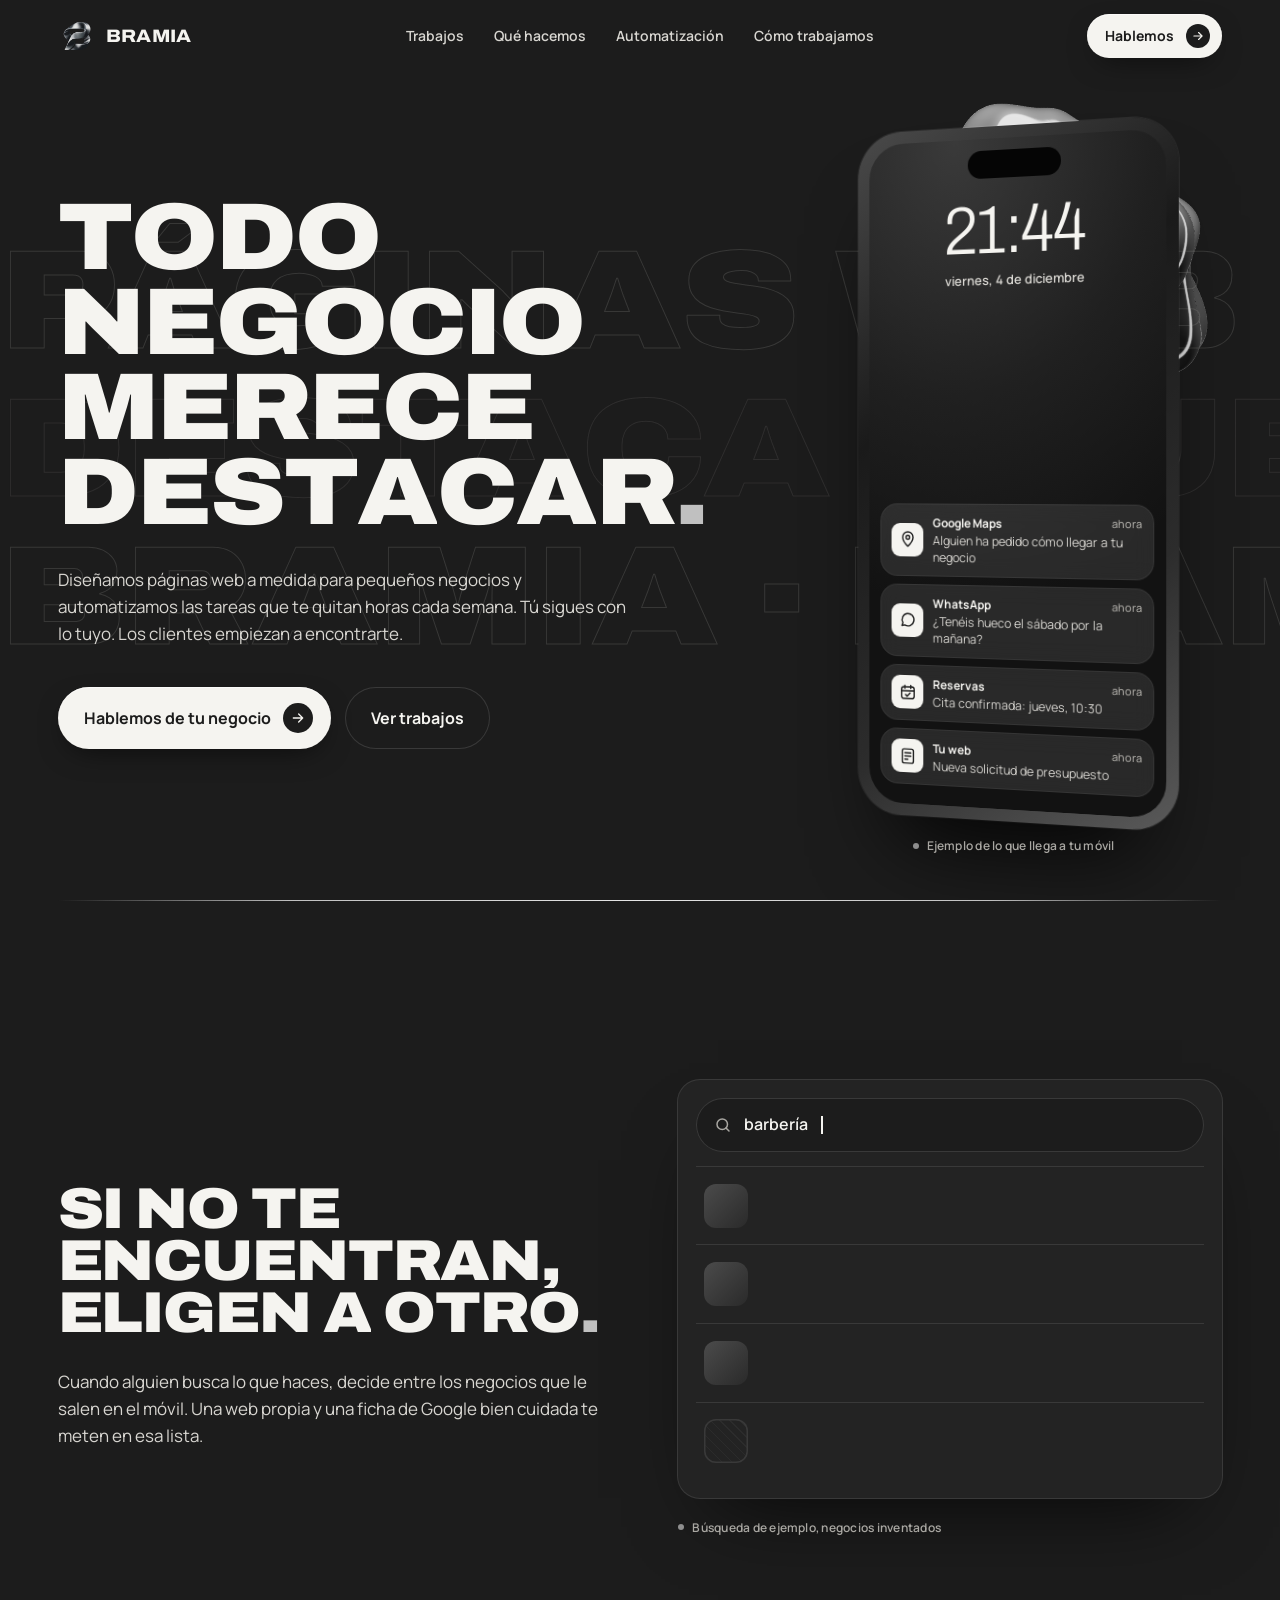
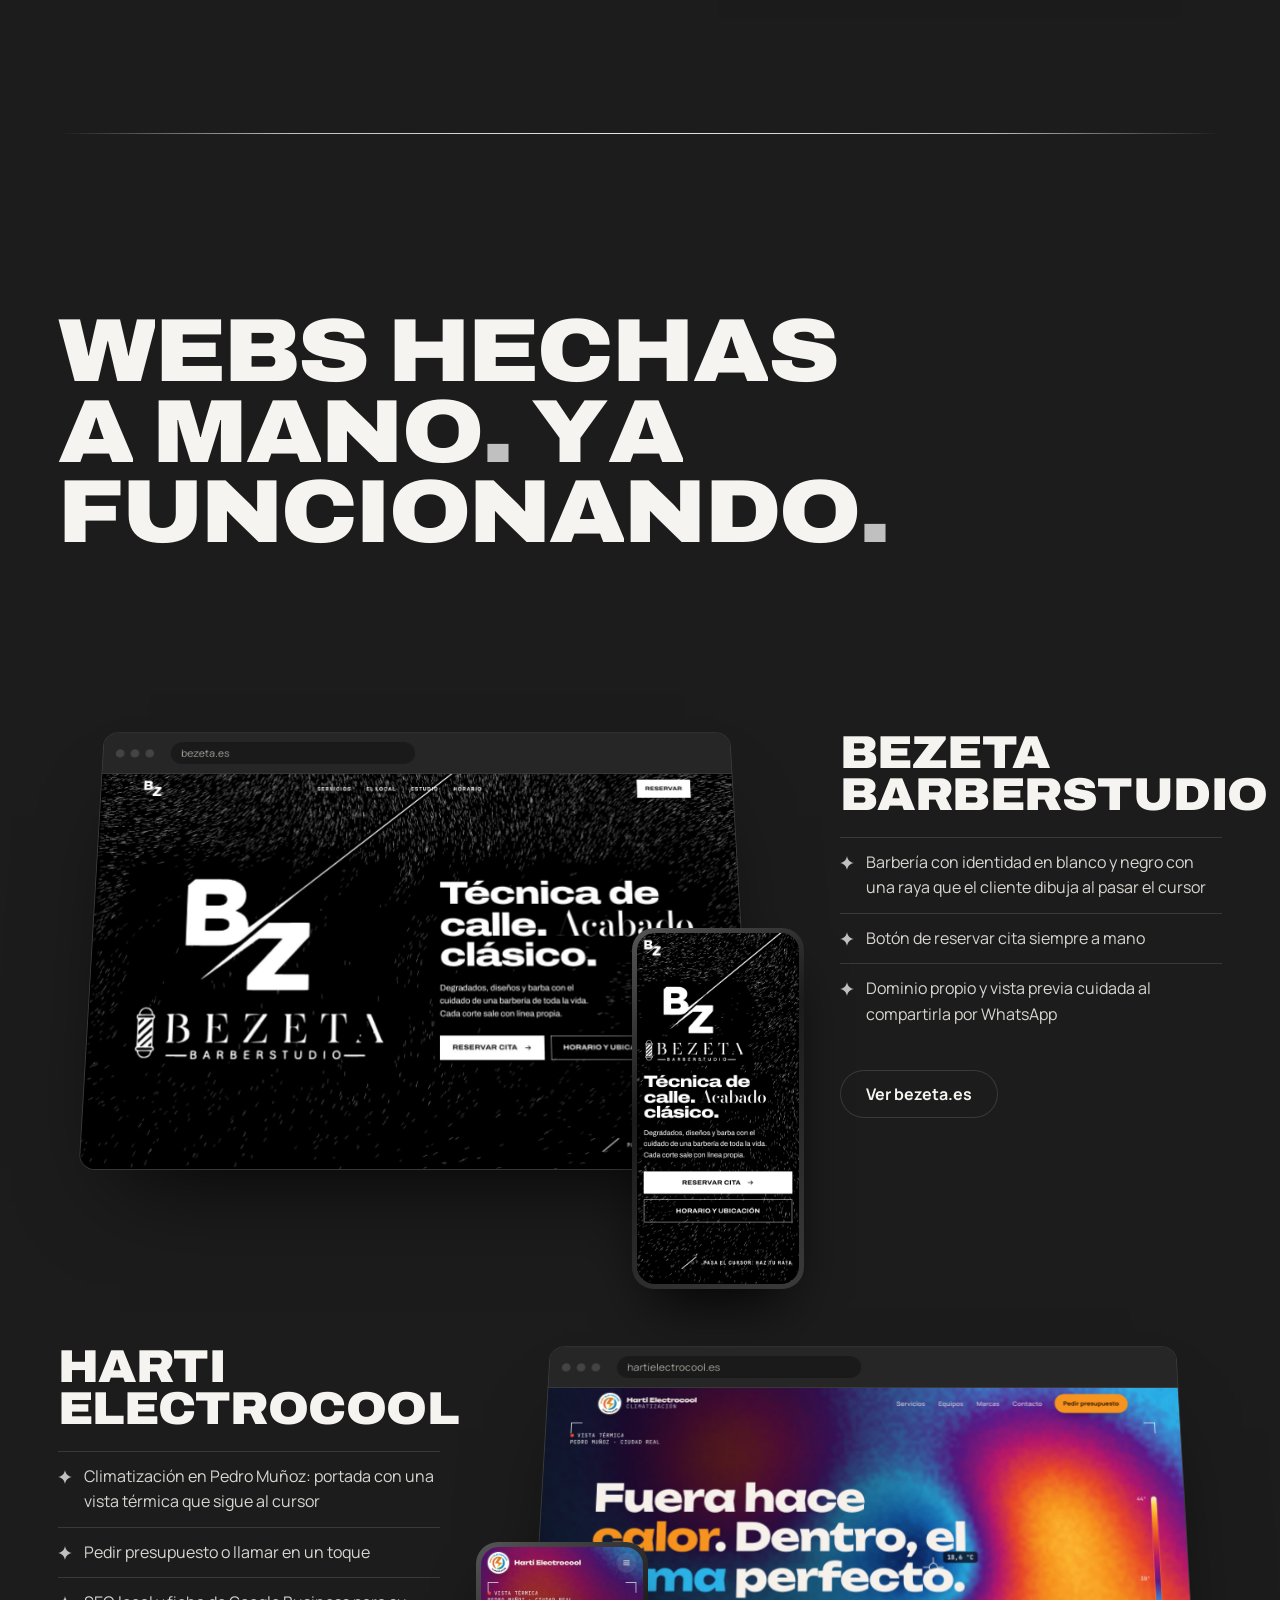
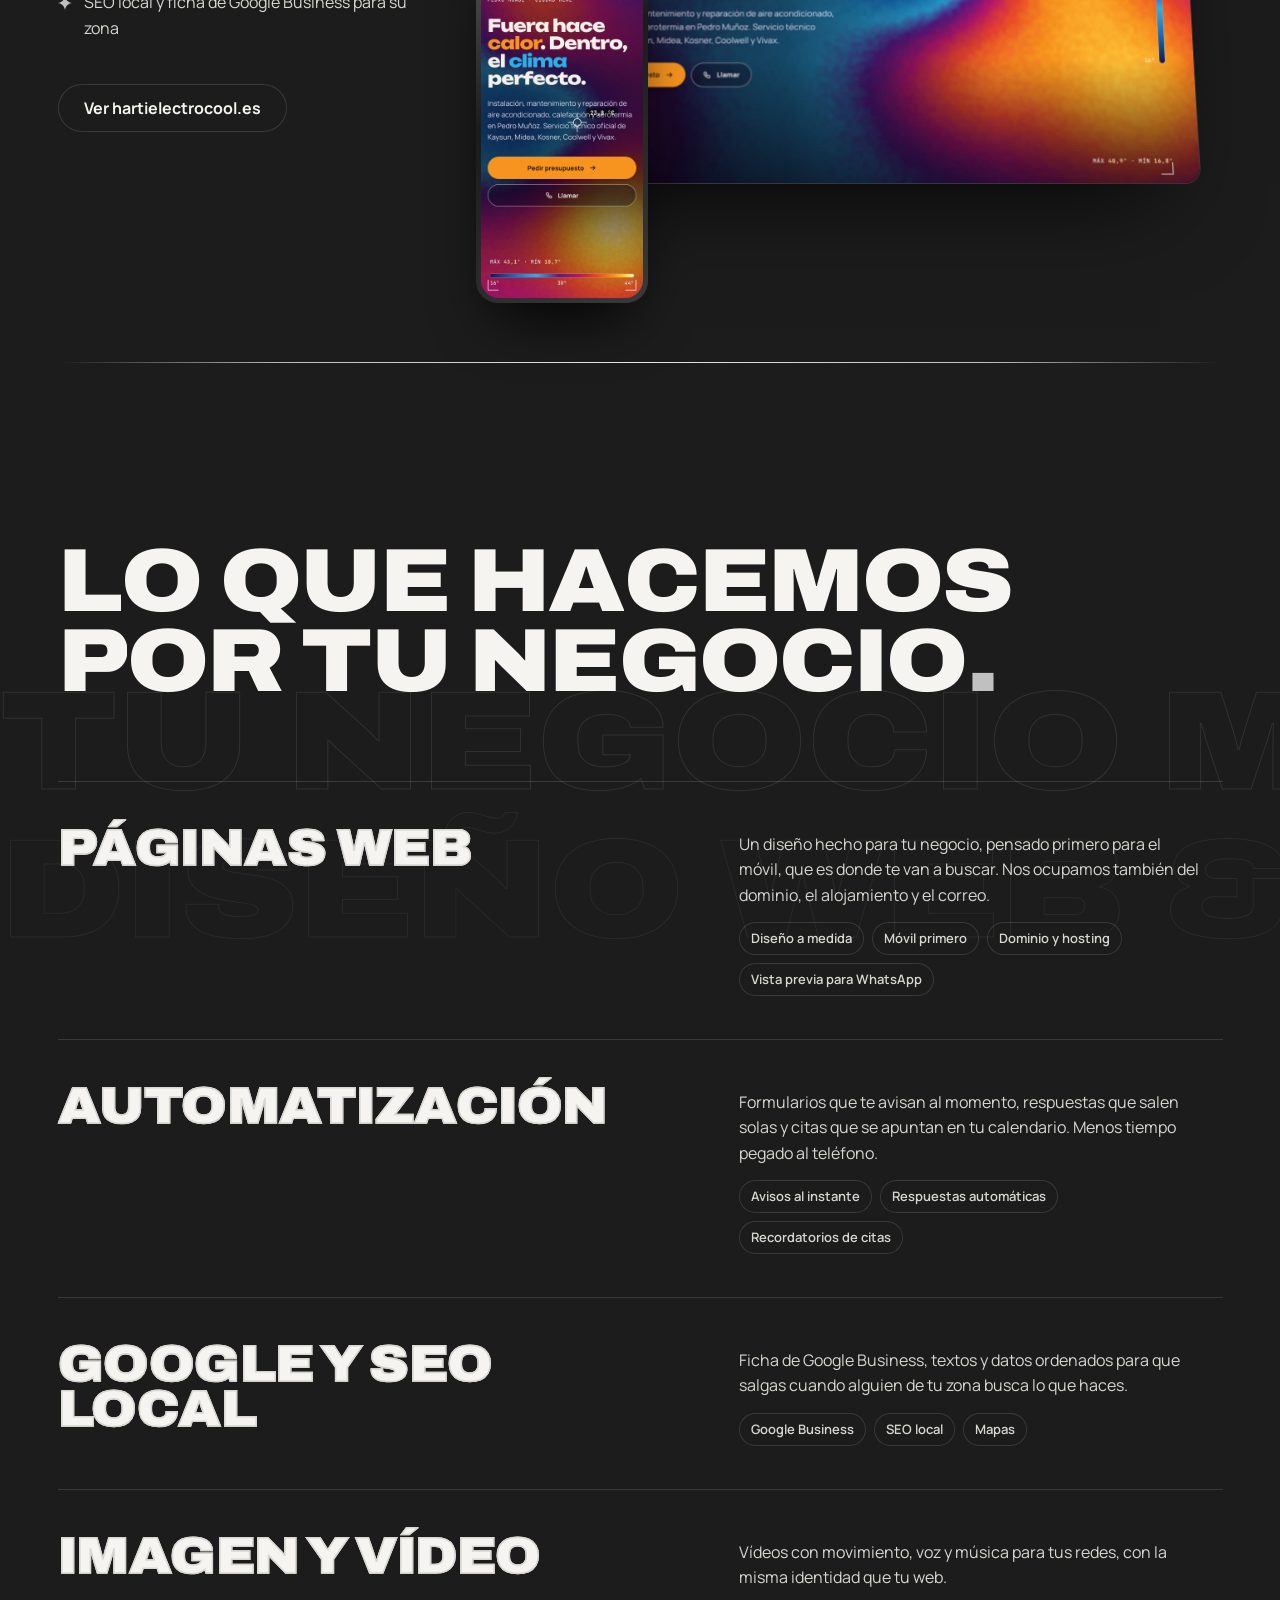
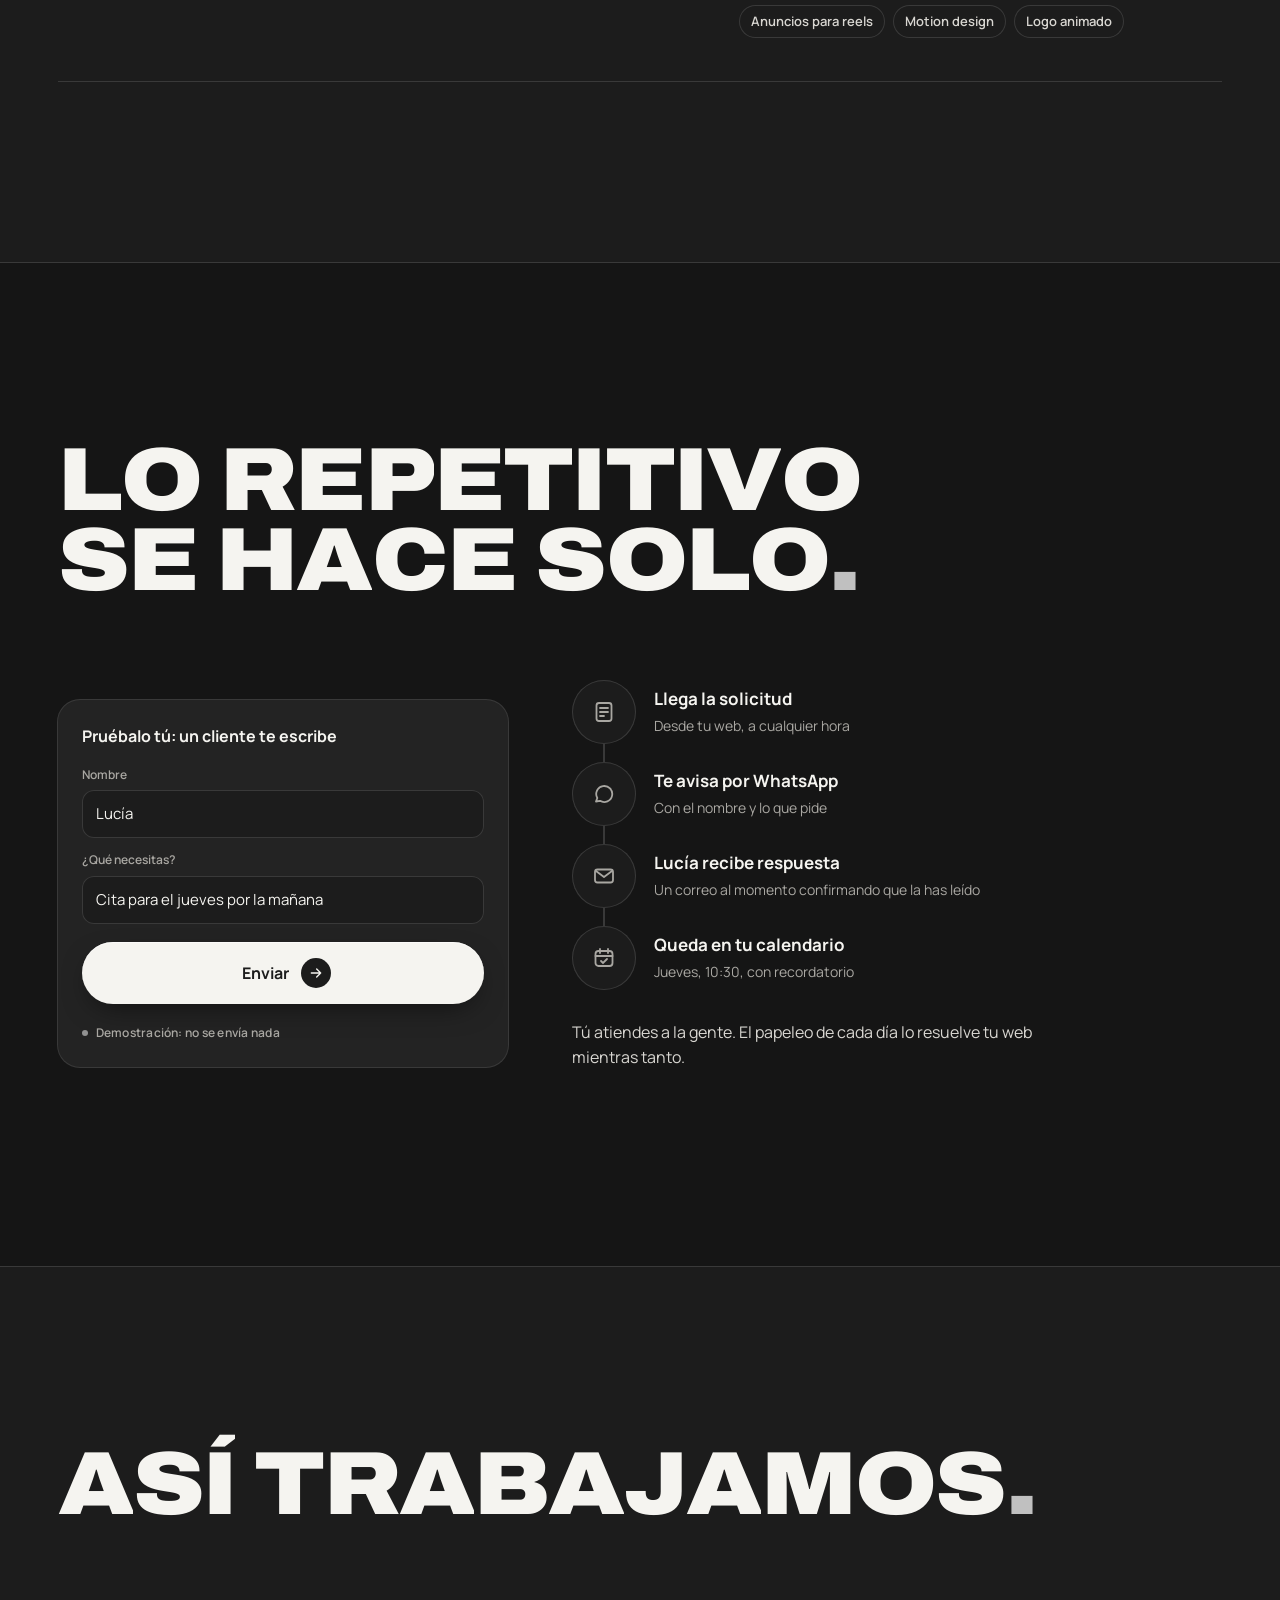
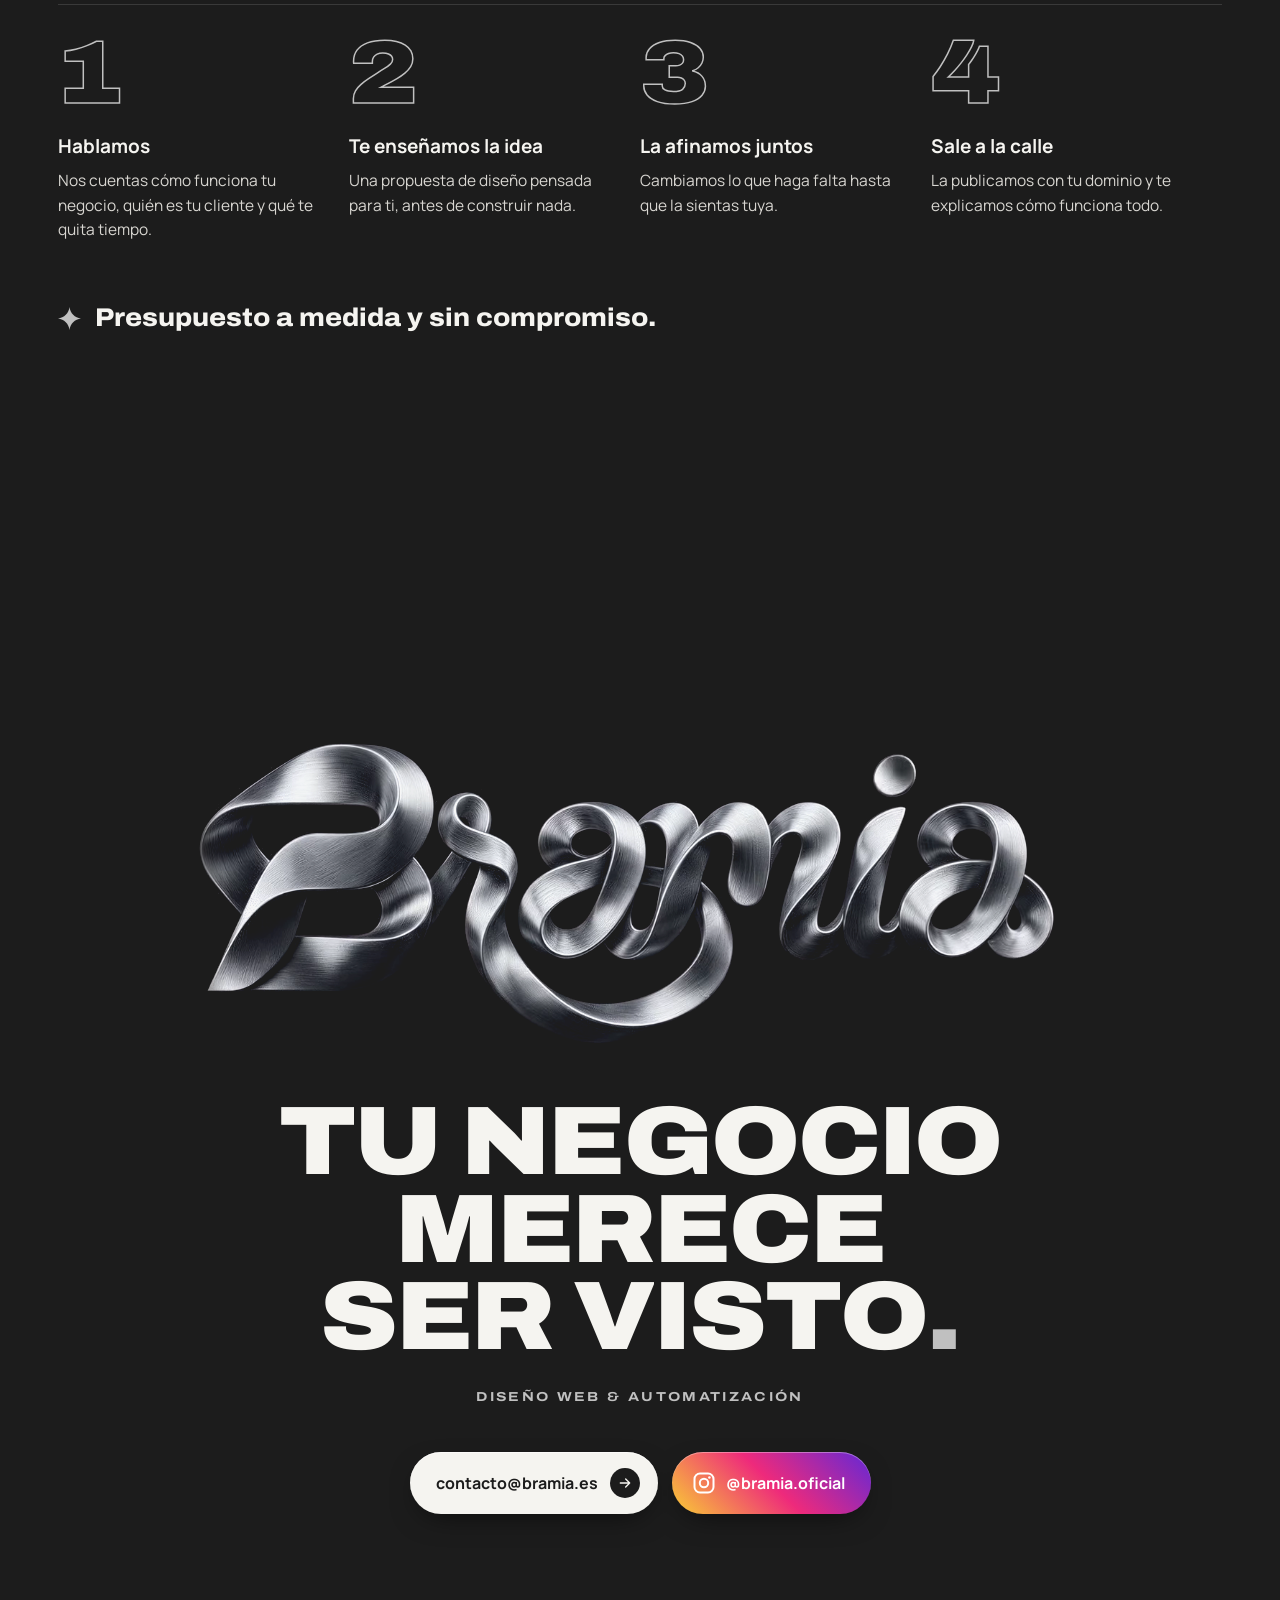
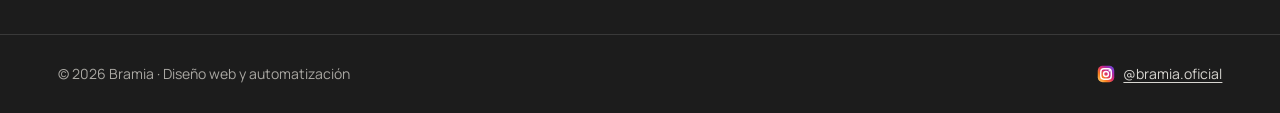
<file: index.html>
<!doctype html>
<html lang="es">
<head>
<meta charset="utf-8">
<meta name="viewport" content="width=device-width, initial-scale=1, viewport-fit=cover">
<title>Bramia · Diseño web y automatización para negocios</title>
<meta name="description" content="Páginas web a medida para pequeños negocios y automatización de las tareas que te roban tiempo. Presupuesto a medida y sin compromiso.">
<link rel="canonical" href="https://bramia.es/">
<meta name="theme-color" content="#1C1C1C">
<meta property="og:type" content="website">
<meta property="og:locale" content="es_ES">
<meta property="og:site_name" content="Bramia">
<meta property="og:url" content="https://bramia.es/">
<meta property="og:title" content="Bramia · Todo negocio merece destacar">
<meta property="og:description" content="Páginas web a medida y automatización para pequeños negocios.">
<meta property="og:image" content="https://bramia.es/assets/og-compartir.jpg?v=2">
<meta property="og:image:width" content="1200">
<meta property="og:image:height" content="630">
<meta name="twitter:card" content="summary_large_image">
<meta name="twitter:title" content="Bramia · Todo negocio merece destacar">
<meta name="twitter:description" content="Páginas web a medida y automatización para pequeños negocios.">
<meta name="twitter:image" content="https://bramia.es/assets/og-compartir.jpg?v=2">
<link rel="icon" type="image/png" href="assets/favicon.png">
<link rel="apple-touch-icon" href="assets/apple-touch-icon.png">
<link rel="preload" href="assets/archivo.woff2" as="font" type="font/woff2" crossorigin>
<link rel="preload" href="assets/manrope.woff2" as="font" type="font/woff2" crossorigin>
<script type="application/ld+json">
{
  "@context": "https://schema.org",
  "@type": "ProfessionalService",
  "name": "Bramia",
  "url": "https://bramia.es/",
  "logo": "https://bramia.es/assets/bramia-logo.png",
  "image": "https://bramia.es/assets/og-compartir.jpg?v=2",
  "description": "Diseño de páginas web a medida y automatización para pequeños negocios.",
  "areaServed": "ES",
  "knowsLanguage": "es",
  "serviceType": ["Diseño web", "Automatización", "SEO local", "Vídeo para redes"],
  "sameAs": ["https://www.instagram.com/bramia.oficial/"]
}
</script>
<style>
@font-face{font-family:"Archivo";src:url(assets/archivo.woff2) format("woff2");font-weight:100 900;font-stretch:62% 125%;font-display:swap}
@font-face{font-family:"Manrope";src:url(assets/manrope.woff2) format("woff2");font-weight:200 800;font-display:swap}

:root{
  --carbon:#1C1C1C;
  --carbon-hondo:#151515;
  --panel:#232323;
  --grafito:#393939;
  --roto:#F5F4F0;
  --piedra:#D8D6D1;
  --tenue:#A9A7A2;
  --plata:#C0C0C0;
  --plata-viva:#E6E6E6;
  --ease-out:cubic-bezier(.23,1,.32,1);
  --ease-in-out:cubic-bezier(.77,0,.175,1);
  --gutter:clamp(16px,4.5vw,64px);
  --max:1320px;
  --display:"Archivo",system-ui,sans-serif;
  --texto:"Manrope",system-ui,sans-serif;
}
*,*::before,*::after{box-sizing:border-box}
html{overflow-x:clip;-webkit-text-size-adjust:100%;scroll-behavior:smooth;scroll-padding-top:84px;background:var(--carbon)}
body{margin:0;background:var(--carbon);color:var(--roto);font-family:var(--texto);font-size:clamp(16px,1.05vw,18px);line-height:1.6;overflow-x:clip;-webkit-font-smoothing:antialiased}
img{display:block;max-width:100%;height:auto}
a{color:inherit;text-underline-offset:.22em;text-decoration-thickness:1px}
::selection{background:var(--plata);color:var(--carbon)}
:focus-visible{outline:2px solid var(--plata-viva);outline-offset:4px;border-radius:6px}
html{scrollbar-color:var(--grafito) var(--carbon-hondo)}
::-webkit-scrollbar{width:10px}
::-webkit-scrollbar-track{background:var(--carbon-hondo)}
::-webkit-scrollbar-thumb{background:var(--grafito);border-radius:10px;border:2px solid var(--carbon-hondo)}
.sr{position:absolute;width:1px;height:1px;overflow:hidden;clip:rect(0 0 0 0);white-space:nowrap}

/* ---------- Cinta 3D ---------- */
#cinta{position:fixed;inset:0;width:100%;height:100%;z-index:0;pointer-events:none;opacity:var(--cinta-o,1);transition:opacity .6s var(--ease-out)}
main,header,footer{position:relative;z-index:1}

/* ---------- Navegación ---------- */
.nav{position:fixed;top:0;left:0;right:0;z-index:20;display:flex;align-items:center;justify-content:space-between;gap:24px;padding:14px var(--gutter);transition:background .35s ease,border-color .35s ease;border-bottom:1px solid transparent}
.nav.con-fondo{background:rgba(21,21,21,.82);backdrop-filter:blur(14px);-webkit-backdrop-filter:blur(14px);border-bottom-color:var(--grafito)}
.nav__marca{display:flex;align-items:center;gap:10px;text-decoration:none}
.nav__marca img{width:38px}
.nav__marca span{font-family:var(--display);font-weight:800;font-stretch:112%;letter-spacing:.02em;font-size:18px}
.nav__links{display:flex;gap:30px;list-style:none;margin:0;padding:0;font-size:14px;font-weight:600}
.nav__links a{text-decoration:none;color:var(--piedra);transition:color .2s ease}
.nav__links a:hover{color:var(--roto)}

/* ---------- Botones ---------- */
.btn{--bg:var(--roto);--fg:var(--carbon);display:inline-flex;align-items:center;gap:12px;padding:16px 18px 16px 26px;border-radius:999px;background:var(--bg);color:var(--fg);font:700 16px/1 var(--texto);text-decoration:none;border:0;cursor:pointer;transition:transform .16s var(--ease-out),background .25s ease,box-shadow .3s ease;box-shadow:0 10px 30px -12px rgba(0,0,0,.7),inset 0 1px 0 rgba(255,255,255,.6)}
.btn:hover{background:#fff;box-shadow:0 14px 36px -10px rgba(192,192,192,.35),inset 0 1px 0 #fff}
.btn:active{transform:scale(.97)}
.btn__flecha{display:grid;place-items:center;width:30px;height:30px;border-radius:50%;background:var(--carbon);color:var(--roto);transition:transform .3s var(--ease-out)}
.btn:hover .btn__flecha{transform:translateX(3px) rotate(-45deg)}
.btn--linea{--bg:transparent;--fg:var(--roto);box-shadow:inset 0 0 0 1px var(--grafito);padding:16px 26px}
.btn--linea:hover{background:rgba(255,255,255,.06);box-shadow:inset 0 0 0 1px var(--plata)}
.btn--peque{padding:10px 12px 10px 18px;font-size:14px}
.btn--peque .btn__flecha{width:24px;height:24px}

/* ---------- Tipografía de cartel ---------- */
.cartel{font-family:var(--display);font-weight:900;font-stretch:112%;text-transform:uppercase;line-height:.86;letter-spacing:-.02em;margin:0;text-wrap:balance}
.cartel .punto{color:var(--plata)}
.cartel .l{display:inline-block;overflow:hidden;vertical-align:top;padding:.24em 0 .04em;margin-top:-.24em}
.cartel{transform:skewY(calc(var(--sk,0)*1deg));transform-origin:0 50%}
.cartel .l>span{display:inline-block;transform:translateY(105%) rotate(6deg) scaleX(.55);transform-origin:0 100%;transition:transform 1s var(--ease-out),font-stretch .5s var(--ease-out);transition-delay:calc(var(--i)*22ms + var(--d,0ms)),0ms}
.cartel.dentro .l>span{transform:none}
.sin-js .cartel .l>span{transform:none}

.filas{position:absolute;inset:0;display:flex;flex-direction:column;justify-content:center;gap:.1em;pointer-events:none;overflow:hidden;font-family:var(--display);font-weight:900;font-stretch:118%;text-transform:uppercase;line-height:.95;font-size:clamp(70px,11vw,190px);color:transparent;-webkit-text-stroke:1px rgba(216,214,209,.17);user-select:none}
.filas>div{display:flex;white-space:nowrap;width:max-content;animation:desliza var(--v,60s) linear infinite}
.filas>div:nth-child(even){animation-direction:reverse;-webkit-text-stroke-color:rgba(216,214,209,.11)}
.filas>div span{padding-right:.35em}
@keyframes desliza{to{transform:translateX(-50%)}}

.destello{display:inline-block;width:.5em;height:.5em;color:var(--plata);animation:gira 9s linear infinite}
@keyframes gira{to{transform:rotate(360deg)}}

.envoltura{max-width:var(--max);margin:0 auto;padding:0 var(--gutter)}
.seccion{padding:clamp(96px,14vw,180px) 0;position:relative}
.ejemplo{display:inline-flex;align-items:center;gap:8px;font-size:12px;font-weight:600;color:var(--tenue);letter-spacing:.02em}
.ejemplo::before{content:"";width:6px;height:6px;border-radius:50%;background:var(--plata);opacity:.7}
.entrada{max-width:58ch;color:var(--piedra);font-size:clamp(17px,1.25vw,20px);margin:28px 0 0}

/* Hilo de plata entre secciones */
.hilo{height:1px;max-width:var(--max);margin:0 auto;position:relative;overflow:visible}
.hilo::before{content:"";position:absolute;left:var(--gutter);right:var(--gutter);top:0;height:1px;background:linear-gradient(90deg,transparent,var(--plata) 20%,var(--plata-viva) 50%,var(--plata) 80%,transparent);transform:scaleX(0);transform-origin:0 50%;transition:transform 1.4s var(--ease-in-out)}
.hilo.dentro::before{transform:scaleX(1)}

/* ---------- Portada ---------- */
.portada{min-height:100svh;display:grid;align-items:center;padding:110px 0 64px;position:relative;overflow:hidden}
.portada .filas{opacity:.9}
.portada__rejilla{display:grid;grid-template-columns:minmax(0,1.25fr) minmax(0,.75fr);gap:clamp(24px,4vw,72px);align-items:center;position:relative}
.portada h1{font-size:clamp(56px,7.4vw,124px)}
.portada__acciones{display:flex;flex-wrap:wrap;gap:14px;margin-top:40px}

/* Móvil con avisos */
.movil-escena{perspective:1400px;display:flex;justify-content:center}
.movil{--rx:0deg;--ry:-14deg;position:relative;width:min(330px,100%);aspect-ratio:9/19;border-radius:46px;padding:12px;background:linear-gradient(145deg,#4a4a4a,#1a1a1a 35%,#2c2c2c 70%,#5a5a5a);box-shadow:0 60px 90px -40px rgba(0,0,0,.9),0 0 0 1px rgba(255,255,255,.08);transform:rotateX(var(--rx)) rotateY(var(--ry));transform-style:preserve-3d;transition:transform .9s var(--ease-out)}
.movil__pantalla{position:relative;height:100%;border-radius:36px;overflow:hidden;background:radial-gradient(120% 70% at 30% 0%,#3a3a3a 0%,#202020 55%,#121212 100%);padding:58px 12px 20px;display:flex;flex-direction:column}
.movil__isla{position:absolute;top:12px;left:50%;width:96px;height:28px;border-radius:20px;background:#050505;transform:translateX(-50%)}
.movil__hora{text-align:center;font-family:var(--display);font-weight:300;font-stretch:90%;font-size:68px;line-height:1;letter-spacing:-.02em;color:var(--roto)}
.movil__fecha{text-align:center;font-size:13px;font-weight:600;color:var(--piedra);margin:6px 0 22px}
.avisos{display:flex;flex-direction:column;gap:8px;margin-top:auto}
.aviso{display:grid;grid-template-columns:34px 1fr;gap:10px;align-items:center;padding:10px 12px;border-radius:18px;background:rgba(245,244,240,.1);backdrop-filter:blur(10px);-webkit-backdrop-filter:blur(10px);box-shadow:inset 0 0 0 1px rgba(255,255,255,.06);opacity:0;transform:translateY(-14px) scale(.96);transition:opacity .5s var(--ease-out),transform .6s var(--ease-out),filter .5s ease;filter:blur(4px)}
.aviso.visto{opacity:1;transform:none;filter:none}
.aviso__ico{width:34px;height:34px;border-radius:9px;display:grid;place-items:center;background:var(--roto);color:var(--carbon)}
.aviso__ico svg{width:19px;height:19px}
.aviso b{display:flex;justify-content:space-between;font-size:12px;font-weight:700;color:var(--roto)}
.aviso b small{font-weight:500;color:var(--tenue);font-size:11px}
.aviso p{margin:1px 0 0;font-size:12.5px;line-height:1.35;color:var(--piedra)}
.movil-escena .ejemplo{position:absolute;bottom:-34px}

/* ---------- Problema: búsqueda ---------- */
.problema__rejilla{display:grid;grid-template-columns:minmax(0,1fr) minmax(0,1fr);gap:clamp(40px,6vw,100px);align-items:center}
.problema h2{font-size:clamp(40px,4.5vw,78px)}
.buscador{background:var(--panel);border-radius:22px;padding:18px;box-shadow:0 0 0 1px var(--grafito),0 40px 80px -40px rgba(0,0,0,.8)}
.buscador__caja{display:flex;align-items:center;gap:12px;padding:14px 18px;border-radius:999px;background:var(--carbon);box-shadow:inset 0 0 0 1px var(--grafito);font-weight:600}
.buscador__caja svg{width:18px;height:18px;color:var(--tenue);flex:none}
.cursor{display:inline-block;width:2px;height:1.1em;background:var(--roto);vertical-align:-.15em;margin-left:1px;animation:parpadeo 1s steps(1) infinite}
@keyframes parpadeo{50%{opacity:0}}
.resultados{list-style:none;margin:14px 0 0;padding:0;display:flex;flex-direction:column}
.resultado{display:grid;grid-template-columns:44px 1fr auto;gap:14px;align-items:center;padding:14px 8px;border-top:1px solid var(--grafito)}
.resultado>div,.resultado .nota{opacity:0;transform:translateY(6px);transition:opacity .5s var(--ease-out),transform .6s var(--ease-out)}
.resultado.visto>div,.resultado.visto .nota{opacity:1;transform:none}
.resultado__foto{width:44px;height:44px;border-radius:12px;background:linear-gradient(135deg,#4b4b4b,#2a2a2a)}
.resultado b{display:block;font-size:15px}
.resultado small{color:var(--tenue);font-size:13px}
.resultado .nota{font-weight:700;font-size:14px;color:var(--piedra);display:flex;align-items:center;gap:4px}
.resultado .nota svg{width:13px;height:13px;color:var(--plata)}
.resultado--tuyo .resultado__foto{background:none;box-shadow:inset 0 0 0 1.5px var(--grafito);background-image:repeating-linear-gradient(45deg,transparent 0 6px,rgba(255,255,255,.04) 6px 7px)}
.resultado--tuyo b{color:var(--tenue)}
.resultado--tuyo .nota{color:var(--tenue);font-weight:600;font-size:13px}
.resultado--tuyo.visto{animation:desvanece 1.2s 1.4s var(--ease-out) forwards}
@keyframes desvanece{to{opacity:.82}}

/* ---------- Trabajos ---------- */
.trabajos h2{font-size:clamp(46px,7vw,120px);max-width:12ch}
.trabajo{display:grid;grid-template-columns:minmax(0,1.5fr) minmax(0,.8fr);gap:clamp(32px,5vw,80px);align-items:center;margin-top:clamp(72px,9vw,130px)}
.trabajo:nth-of-type(even){grid-template-columns:minmax(0,.8fr) minmax(0,1.5fr)}
.trabajo:nth-of-type(even) .trabajo__vista{order:2}
.trabajo__vista{position:relative;perspective:1600px}
.navegador{--t:0;border-radius:16px;overflow:hidden;background:#0e0e0e;box-shadow:0 0 0 1px var(--grafito),0 50px 100px -50px rgba(0,0,0,.95);transform:rotateX(calc(var(--t)*16deg)) scale(calc(1 - var(--t)*.06));transform-origin:50% 100%;will-change:transform}
.navegador__barra{display:flex;align-items:center;gap:7px;padding:11px 14px;background:#262626;border-bottom:1px solid var(--grafito)}
.navegador__barra i{width:10px;height:10px;border-radius:50%;background:#444}
.navegador__barra span{margin-left:12px;flex:1;max-width:280px;padding:4px 12px;border-radius:999px;background:#1a1a1a;font-size:12px;color:var(--tenue)}
.trabajo__movil{position:absolute;right:-4%;bottom:-12%;width:24%;border-radius:22px;padding:5px;background:linear-gradient(145deg,#555,#1b1b1b 40%,#3a3a3a);box-shadow:0 30px 60px -20px rgba(0,0,0,.95);transform:translateY(calc(var(--t)*60px))}
.trabajo__movil img{border-radius:18px}
.trabajo:nth-of-type(even) .trabajo__movil{right:auto;left:-4%}
.trabajo h3{font-family:var(--display);font-weight:900;font-stretch:108%;text-transform:uppercase;font-size:clamp(34px,3.6vw,58px);line-height:.92;margin:10px 0 20px;letter-spacing:-.01em}
.trabajo ul{list-style:none;margin:0 0 30px;padding:0;color:var(--piedra)}
.trabajo li{padding:12px 0;border-top:1px solid var(--grafito);display:flex;gap:12px}
.trabajo li svg{width:14px;height:14px;flex:none;margin-top:6px;color:var(--plata)}

/* ---------- Servicios ---------- */
.servicios h2{font-size:clamp(46px,7vw,120px)}
.lista-servicios{list-style:none;margin:clamp(48px,6vw,90px) 0 0;padding:0;border-bottom:1px solid var(--grafito)}
.servicio{container-type:inline-size;display:grid;grid-template-columns:minmax(0,1.3fr) minmax(0,1fr);gap:clamp(20px,4vw,64px);align-items:start;padding:clamp(28px,3.4vw,48px) 0;border-top:1px solid var(--grafito);position:relative}
.servicio h3{margin:0;font-family:var(--display);font-weight:900;font-stretch:108%;text-transform:uppercase;font-size:clamp(28px,4.4cqi,62px);line-height:.88;letter-spacing:-.01em;padding-top:.2em;margin-top:-.2em;color:transparent;-webkit-text-stroke:1.5px var(--piedra);background:linear-gradient(90deg,var(--roto) 50%,transparent 50%) 100% 0/200% 100% no-repeat;-webkit-background-clip:text;background-clip:text;transition:background-position 1.1s var(--ease-in-out)}
.servicio.dentro h3{background-position:0 0}
.servicio p{margin:6px 0 14px;color:var(--piedra);max-width:46ch}
.etiquetas{display:flex;flex-wrap:wrap;gap:8px;padding:0;margin:0;list-style:none}
.etiquetas li{font-size:13px;font-weight:600;padding:6px 12px;border-radius:999px;box-shadow:inset 0 0 0 1px var(--grafito);color:var(--piedra)}

/* ---------- Automatización ---------- */
.auto{background:var(--carbon-hondo);border-block:1px solid var(--grafito);overflow:hidden}
.auto h2{font-size:clamp(46px,7vw,120px)}
.auto__rejilla{display:grid;grid-template-columns:minmax(0,.9fr) minmax(0,1.3fr);gap:clamp(40px,5vw,90px);align-items:center;margin-top:clamp(48px,6vw,90px)}
.formulario{background:var(--panel);border-radius:22px;padding:24px;box-shadow:0 0 0 1px var(--grafito)}
.formulario h3{margin:0 0 16px;font-size:16px}
.campo{display:block;margin-bottom:12px}
.campo span{display:block;font-size:12px;font-weight:600;color:var(--tenue);margin-bottom:6px}
.campo div{padding:12px 14px;border-radius:12px;background:var(--carbon);box-shadow:inset 0 0 0 1px var(--grafito);font-size:15px}
.enviar{width:100%;justify-content:center;margin-top:6px}
.enviar[data-estado="hecho"]{--bg:var(--plata-viva);pointer-events:none}
.cadena{list-style:none;margin:0;padding:0;position:relative;display:flex;flex-direction:column;gap:18px}
.cadena::before{content:"";position:absolute;left:31px;top:30px;bottom:30px;width:2px;background:var(--grafito)}
.cadena::after{content:"";position:absolute;left:31px;top:30px;width:2px;height:calc((100% - 60px)*var(--p,0));background:linear-gradient(var(--plata-viva),var(--plata));box-shadow:0 0 14px rgba(230,230,230,.6);transition:height .45s var(--ease-out)}
.paso{display:grid;grid-template-columns:64px 1fr auto;gap:18px;align-items:center;position:relative;z-index:1}
.paso__ico{width:64px;height:64px;border-radius:50%;display:grid;place-items:center;background:var(--carbon);box-shadow:inset 0 0 0 1px var(--grafito);color:var(--tenue);transition:background .4s ease,color .4s ease,box-shadow .4s ease,transform .5s var(--ease-out)}
.paso__ico svg{width:24px;height:24px}
.paso b{display:block;font-size:17px}
.paso small{color:var(--tenue);font-size:14px}
.paso__ok{font-size:13px;font-weight:700;color:var(--plata);opacity:0;transform:translateX(-8px);transition:opacity .4s ease,transform .5s var(--ease-out)}
.paso.activo .paso__ico{background:var(--roto);color:var(--carbon);box-shadow:0 0 0 6px rgba(245,244,240,.08),0 0 30px rgba(230,230,230,.35);transform:scale(1.04)}
.paso.activo .paso__ok{opacity:1;transform:none}
.auto__nota{margin-top:30px;color:var(--piedra);max-width:52ch}

/* ---------- Proceso ---------- */
.proceso h2{font-size:clamp(46px,7vw,120px)}
.pasos{list-style:none;margin:clamp(48px,6vw,90px) 0 0;padding:0;display:grid;grid-template-columns:repeat(4,minmax(0,1fr));gap:0;counter-reset:p}
.pasos li{padding:28px 28px 8px 0;border-top:1px solid var(--grafito);position:relative}
.pasos li::before{counter-increment:p;content:counter(p);display:block;font-family:var(--display);font-weight:900;font-stretch:118%;font-size:clamp(64px,7vw,120px);line-height:.9;color:transparent;-webkit-text-stroke:1.5px var(--grafito);margin-bottom:18px;transition:-webkit-text-stroke-color .6s ease}
.pasos li.dentro::before{-webkit-text-stroke-color:var(--plata)}
.pasos b{font-size:19px;display:block;margin-bottom:6px}
.pasos p{margin:0;color:var(--piedra);font-size:15.5px}
.proceso__pie .destello{width:.9em;height:.9em}
.proceso__pie{margin-top:48px;font-family:var(--display);font-weight:800;font-stretch:108%;font-size:clamp(20px,2vw,28px);display:flex;align-items:center;gap:14px}

/* ---------- Final ---------- */
.final{background:var(--carbon);min-height:100svh;display:grid;place-items:center;text-align:center;overflow:hidden;padding:120px 0}
.final .filas{opacity:.7}
.firma{position:relative;width:min(920px,100%);margin:0 auto 28px;aspect-ratio:1280/568}
.firma video{position:absolute;inset:0;width:100%;height:100%;object-fit:contain;mix-blend-mode:screen;filter:contrast(1.18) brightness(.96);-webkit-mask:linear-gradient(90deg,transparent,#000 5%,#000 95%,transparent),linear-gradient(transparent,#000 8%,#000 92%,transparent);-webkit-mask-composite:source-in;mask:linear-gradient(90deg,transparent,#000 5%,#000 95%,transparent),linear-gradient(transparent,#000 8%,#000 92%,transparent);mask-composite:intersect}
.final h2{font-size:clamp(46px,7.6vw,128px);max-width:14ch;margin:0 auto}
.final__lema{margin:24px 0 0;font-family:var(--display);font-weight:700;font-stretch:118%;letter-spacing:.18em;font-size:13px;color:var(--plata)}
.contacto{margin-top:44px;display:flex;flex-direction:column;align-items:center;gap:16px}
.contacto__botones{display:flex;flex-wrap:wrap;gap:14px;justify-content:center}
.contacto__pronto{max-width:44ch;color:var(--piedra);padding:18px 24px;border-radius:18px;box-shadow:inset 0 0 0 1px var(--grafito);background:rgba(21,21,21,.6)}

.pie{border-top:1px solid var(--grafito);padding:28px var(--gutter);display:flex;flex-wrap:wrap;justify-content:space-between;gap:12px;font-size:14px;color:var(--tenue);max-width:none}
.pie a{color:var(--piedra)}
.pie__ig{display:inline-flex;align-items:center;gap:8px}
.btn .ig{flex:none;width:24px;height:24px;margin:0 -2px 0 -6px}
.btn--ig{--fg:#fff;background:linear-gradient(45deg,#F9CE34 0%,#EE2A7B 50%,#6228D7 100%);padding:16px 26px;box-shadow:0 10px 30px -12px rgba(0,0,0,.7),inset 0 1px 0 rgba(255,255,255,.35)}
.btn--ig:hover{filter:brightness(1.08)}

/* Aparición suave genérica */
.sube{opacity:0;transform:translateY(28px);filter:blur(6px);transition:opacity .9s var(--ease-out),transform 1s var(--ease-out),filter .9s ease}
.sube.dentro{opacity:1;transform:none;filter:none}
.sin-js .sube{opacity:1;transform:none;filter:none}

/* ---------- Responsive ---------- */
@media (max-width:980px){
  .nav__links{display:none}
  .portada{padding-top:96px}
  .portada__rejilla,.problema__rejilla,.trabajo,.trabajo:nth-of-type(even),.auto__rejilla,.servicio{grid-template-columns:minmax(0,1fr)}
  .trabajo:nth-of-type(even) .trabajo__vista{order:0}
  .movil-escena{margin-top:24px}
  .movil{width:min(300px,78vw);--ry:0deg}
  .pasos{grid-template-columns:repeat(2,minmax(0,1fr))}
  .trabajo__movil{width:28%;right:-2%}
  .trabajo:nth-of-type(even) .trabajo__movil{left:auto;right:-2%}
  .trabajo__info{margin-top:30px}
}
@media (max-width:560px){
  .nav__marca span{display:none}
  .portada h1{font-size:clamp(44px,13.4vw,64px)}
  .pasos{grid-template-columns:minmax(0,1fr)}
  .pasos li{padding-right:0}
  .portada__acciones .btn{width:100%;justify-content:space-between}
  .portada__acciones .btn--linea{justify-content:center}
  .servicio h3{-webkit-text-stroke-width:1px;font-size:8.6cqi;font-stretch:100%}
  .cartel{font-stretch:100%}
  .seccion h2.cartel,.final h2{font-size:clamp(36px,11vw,60px)}
  .paso{grid-template-columns:52px 1fr}
  .paso__ico{width:52px;height:52px}
  .cadena::before,.cadena::after{left:25px;top:26px}
  .paso__ok{grid-column:2}
}
@media (prefers-reduced-motion:reduce){
  *,*::before,*::after{animation-duration:.01ms!important;animation-iteration-count:1!important;transition-duration:.01ms!important;transition-delay:0ms!important}
  .filas>div{animation:none}
}
</style>
</head>
<body class="sin-js">
<canvas id="cinta" aria-hidden="true"></canvas>

<svg width="0" height="0" style="position:absolute" aria-hidden="true">
  <symbol id="i-destello" viewBox="0 0 24 24"><path fill="currentColor" d="M12 0c.7 6.4 5.6 11.3 12 12-6.4.7-11.3 5.6-12 12-.7-6.4-5.6-11.3-12-12C6.4 11.3 11.3 6.4 12 0Z"/></symbol>
  <linearGradient id="ig-g" x1="0" y1="1" x2="1" y2="0"><stop offset="0" stop-color="#FEDA75"/><stop offset=".3" stop-color="#FA7E1E"/><stop offset=".55" stop-color="#D62976"/><stop offset=".8" stop-color="#962FBF"/><stop offset="1" stop-color="#4F5BD5"/></linearGradient>
  <symbol id="i-instagram" viewBox="0 0 24 24"><rect x="1" y="1" width="22" height="22" rx="6.5" fill="url(#ig-g)"/><rect x="5" y="5" width="14" height="14" rx="4.2" fill="none" stroke="#fff" stroke-width="1.9"/><circle cx="12" cy="12" r="3.3" fill="none" stroke="#fff" stroke-width="1.9"/><circle cx="16.4" cy="7.6" r="1.1" fill="#fff"/></symbol>
  <symbol id="i-instagram-linea" viewBox="0 0 24 24"><g fill="none" stroke="currentColor" stroke-width="2"><rect x="2.5" y="2.5" width="19" height="19" rx="5.5"/><circle cx="12" cy="12" r="4.2"/></g><circle cx="17.4" cy="6.6" r="1.25" fill="currentColor"/></symbol>
  <symbol id="i-flecha" viewBox="0 0 24 24"><path fill="none" stroke="currentColor" stroke-width="2" stroke-linecap="round" stroke-linejoin="round" d="M5 12h14M13 6l6 6-6 6"/></symbol>
  <symbol id="i-lupa" viewBox="0 0 24 24"><g fill="none" stroke="currentColor" stroke-width="2" stroke-linecap="round"><circle cx="11" cy="11" r="7"/><path d="m20 20-4-4"/></g></symbol>
  <symbol id="i-estrella" viewBox="0 0 24 24"><path fill="currentColor" d="m12 2 3 6.6 7.2.8-5.4 4.9 1.5 7.1L12 17.8 5.7 21.4l1.5-7.1L1.8 9.4 9 8.6Z"/></symbol>
  <symbol id="i-pin" viewBox="0 0 24 24"><g fill="none" stroke="currentColor" stroke-width="1.8" stroke-linejoin="round"><path d="M12 21s-7-6.2-7-11.5a7 7 0 0 1 14 0C19 14.8 12 21 12 21Z"/><circle cx="12" cy="9.5" r="2.5"/></g></symbol>
  <symbol id="i-chat" viewBox="0 0 24 24"><path fill="none" stroke="currentColor" stroke-width="1.8" stroke-linejoin="round" d="M4 19.5 5.3 16A8 8 0 1 1 8 18.8Z"/></symbol>
  <symbol id="i-calendario" viewBox="0 0 24 24"><g fill="none" stroke="currentColor" stroke-width="1.8" stroke-linecap="round"><rect x="3.5" y="5" width="17" height="15" rx="3"/><path d="M3.5 10h17M8 3v4M16 3v4"/><path d="m9 15 2 2 4-4"/></g></symbol>
  <symbol id="i-sobre" viewBox="0 0 24 24"><g fill="none" stroke="currentColor" stroke-width="1.8" stroke-linejoin="round"><rect x="3" y="5.5" width="18" height="13" rx="2.5"/><path d="m4 7 8 6 8-6"/></g></symbol>
  <symbol id="i-formulario" viewBox="0 0 24 24"><g fill="none" stroke="currentColor" stroke-width="1.8" stroke-linecap="round"><rect x="4.5" y="3" width="15" height="18" rx="2.5"/><path d="M8 8h8M8 12h8M8 16h4"/></g></symbol>
  <symbol id="i-check" viewBox="0 0 24 24"><path fill="none" stroke="currentColor" stroke-width="2.4" stroke-linecap="round" stroke-linejoin="round" d="m5 12.5 4.5 4.5L19 7.5"/></symbol>
</svg>

<header class="nav" id="nav">
  <a class="nav__marca" href="#inicio" aria-label="Bramia, ir al inicio">
    <img src="assets/bramia-logo.png" alt="" width="38" height="38">
    <span>BRAMIA</span>
  </a>
  <nav aria-label="Principal">
    <ul class="nav__links">
      <li><a href="#trabajos">Trabajos</a></li>
      <li><a href="#servicios">Qué hacemos</a></li>
      <li><a href="#automatiza">Automatización</a></li>
      <li><a href="#proceso">Cómo trabajamos</a></li>
    </ul>
  </nav>
  <a class="btn btn--peque" href="#contacto">Hablemos <span class="btn__flecha"><svg width="14" height="14"><use href="#i-flecha"/></svg></span></a>
</header>

<main>
  <!-- PORTADA -->
  <section class="portada" id="inicio">
    <div class="filas" aria-hidden="true">
      <div style="--v:70s"><span>Páginas web · Automatización · Imagen de marca · </span><span>Páginas web · Automatización · Imagen de marca · </span></div>
      <div style="--v:80s"><span>Destaca · Que te encuentren · Destaca · Que te encuentren · </span><span>Destaca · Que te encuentren · Destaca · Que te encuentren · </span></div>
      <div style="--v:64s"><span>Bramia · Bramia · Bramia · Bramia · Bramia · </span><span>Bramia · Bramia · Bramia · Bramia · Bramia · </span></div>
    </div>
    <div class="envoltura portada__rejilla">
      <div>
        <h1 class="cartel" data-letras aria-label="Todo negocio merece destacar.">Todo negocio merece destacar<span class="punto">.</span></h1>
        <p class="entrada sube">Diseñamos páginas web a medida para pequeños negocios y automatizamos las tareas que te quitan horas cada semana. Tú sigues con lo tuyo. Los clientes empiezan a encontrarte.</p>
        <div class="portada__acciones sube">
          <a class="btn" href="#contacto">Hablemos de tu negocio <span class="btn__flecha"><svg width="16" height="16"><use href="#i-flecha"/></svg></span></a>
          <a class="btn btn--linea" href="#trabajos">Ver trabajos</a>
        </div>
      </div>
      <div class="movil-escena">
        <div class="movil" id="movil">
          <div class="movil__pantalla">
            <div class="movil__isla"></div>
            <div class="movil__hora" id="hora">9:41</div>
            <div class="movil__fecha" id="fecha">lunes</div>
            <div class="avisos" id="avisos" aria-label="Ejemplo de avisos que recibe un negocio" role="list">
              <div class="aviso" role="listitem"><span class="aviso__ico"><svg><use href="#i-pin"/></svg></span><div><b>Google Maps <small>ahora</small></b><p>Alguien ha pedido cómo llegar a tu negocio</p></div></div>
              <div class="aviso" role="listitem"><span class="aviso__ico"><svg><use href="#i-chat"/></svg></span><div><b>WhatsApp <small>ahora</small></b><p>¿Tenéis hueco el sábado por la mañana?</p></div></div>
              <div class="aviso" role="listitem"><span class="aviso__ico"><svg><use href="#i-calendario"/></svg></span><div><b>Reservas <small>ahora</small></b><p>Cita confirmada: jueves, 10:30</p></div></div>
              <div class="aviso" role="listitem"><span class="aviso__ico"><svg><use href="#i-formulario"/></svg></span><div><b>Tu web <small>ahora</small></b><p>Nueva solicitud de presupuesto</p></div></div>
            </div>
          </div>
        </div>
        <span class="ejemplo">Ejemplo de lo que llega a tu móvil</span>
      </div>
    </div>
  </section>

  <div class="hilo" data-ver></div>

  <!-- PROBLEMA -->
  <section class="seccion problema" id="problema">
    <div class="envoltura problema__rejilla">
      <div>
        <h2 class="cartel" data-letras aria-label="Si no te encuentran, eligen a otro.">Si no te encuentran, eligen a otro<span class="punto">.</span></h2>
        <p class="entrada sube">Cuando alguien busca lo que haces, decide entre los negocios que le salen en el móvil. Una web propia y una ficha de Google bien cuidada te meten en esa lista.</p>
      </div>
      <div class="sube">
        <div class="buscador" id="buscador">
          <div class="buscador__caja"><svg><use href="#i-lupa"/></svg><span id="busqueda" aria-live="off"></span><span class="cursor" aria-hidden="true"></span></div>
          <ul class="resultados">
            <li class="resultado"><span class="resultado__foto"></span><div><b>Barbería del Centro</b><small>Abierto · 400 m</small></div><span class="nota"><svg><use href="#i-estrella"/></svg>4,8</span></li>
            <li class="resultado"><span class="resultado__foto"></span><div><b>The Barber Club</b><small>Abierto · 1,1 km</small></div><span class="nota"><svg><use href="#i-estrella"/></svg>4,7</span></li>
            <li class="resultado"><span class="resultado__foto"></span><div><b>Peluquería Sol</b><small>Abierto · 1,4 km</small></div><span class="nota"><svg><use href="#i-estrella"/></svg>4,5</span></li>
            <li class="resultado resultado--tuyo"><span class="resultado__foto"></span><div><b>Tu negocio</b><small>Sin web ni ficha</small></div><span class="nota">No aparece</span></li>
          </ul>
        </div>
        <p style="margin-top:14px"><span class="ejemplo">Búsqueda de ejemplo, negocios inventados</span></p>
      </div>
    </div>
  </section>

  <div class="hilo" data-ver></div>

  <!-- TRABAJOS -->
  <section class="seccion trabajos" id="trabajos">
    <div class="envoltura">
      <h2 class="cartel" data-letras aria-label="Webs hechas a mano. Ya funcionando.">Webs hechas a mano<span class="punto">.</span> Ya funcionando<span class="punto">.</span></h2>

      <article class="trabajo">
        <div class="trabajo__vista" data-inclina>
          <div class="navegador">
            <div class="navegador__barra"><i></i><i></i><i></i><span>bezeta.es</span></div>
            <img src="assets/trabajos/bezeta-d.jpg" alt="Portada de la web de BEZETA Barberstudio: logo en blanco sobre negro y el titular «Técnica de calle. Acabado clásico.»" width="1440" height="900" loading="lazy">
          </div>
          <div class="trabajo__movil"><img src="assets/trabajos/bezeta-m.jpg" alt="La web de BEZETA vista en un móvil" width="780" height="1688" loading="lazy"></div>
        </div>
        <div class="trabajo__info sube">
          <h3>BEZETA Barberstudio</h3>
          <ul>
            <li><svg><use href="#i-destello"/></svg>Barbería con identidad en blanco y negro con una raya que el cliente dibuja al pasar el cursor</li>
            <li><svg><use href="#i-destello"/></svg>Botón de reservar cita siempre a mano</li>
            <li><svg><use href="#i-destello"/></svg>Dominio propio y vista previa cuidada al compartirla por WhatsApp</li>
          </ul>
          <a class="btn btn--linea" href="https://bezeta.es" target="_blank" rel="noopener">Ver bezeta.es</a>
        </div>
      </article>

      <article class="trabajo">
        <div class="trabajo__vista" data-inclina>
          <div class="navegador">
            <div class="navegador__barra"><i></i><i></i><i></i><span>hartielectrocool.es</span></div>
            <img src="assets/trabajos/harti-d.jpg" alt="Portada de la web de Harti Electrocool: mapa térmico de colores y el titular «Fuera hace calor. Dentro, el clima perfecto.»" width="1440" height="900" loading="lazy">
          </div>
          <div class="trabajo__movil"><img src="assets/trabajos/harti-m.jpg" alt="La web de Harti Electrocool vista en un móvil" width="780" height="1688" loading="lazy"></div>
        </div>
        <div class="trabajo__info sube">
          <h3>Harti Electrocool</h3>
          <ul>
            <li><svg><use href="#i-destello"/></svg>Climatización en Pedro Muñoz: portada con una vista térmica que sigue al cursor</li>
            <li><svg><use href="#i-destello"/></svg>Pedir presupuesto o llamar en un toque</li>
            <li><svg><use href="#i-destello"/></svg>SEO local y ficha de Google Business para su zona</li>
          </ul>
          <a class="btn btn--linea" href="https://hartielectrocool.es" target="_blank" rel="noopener">Ver hartielectrocool.es</a>
        </div>
      </article>
    </div>
  </section>

  <div class="hilo" data-ver></div>

  <!-- SERVICIOS -->
  <section class="seccion servicios" id="servicios">
    <div class="envoltura">
      <h2 class="cartel" data-letras aria-label="Lo que hacemos por tu negocio.">Lo que hacemos por tu negocio<span class="punto">.</span></h2>
      <ul class="lista-servicios">
        <li class="servicio" data-ver>
          <h3>Páginas web</h3>
          <div>
            <p>Un diseño hecho para tu negocio, pensado primero para el móvil, que es donde te van a buscar. Nos ocupamos también del dominio, el alojamiento y el correo.</p>
            <ul class="etiquetas"><li>Diseño a medida</li><li>Móvil primero</li><li>Dominio y hosting</li><li>Vista previa para WhatsApp</li></ul>
          </div>
        </li>
        <li class="servicio" data-ver>
          <h3>Automatización</h3>
          <div>
            <p>Formularios que te avisan al momento, respuestas que salen solas y citas que se apuntan en tu calendario. Menos tiempo pegado al teléfono.</p>
            <ul class="etiquetas"><li>Avisos al instante</li><li>Respuestas automáticas</li><li>Recordatorios de citas</li></ul>
          </div>
        </li>
        <li class="servicio" data-ver>
          <h3>Google y SEO local</h3>
          <div>
            <p>Ficha de Google Business, textos y datos ordenados para que salgas cuando alguien de tu zona busca lo que haces.</p>
            <ul class="etiquetas"><li>Google Business</li><li>SEO local</li><li>Mapas</li></ul>
          </div>
        </li>
        <li class="servicio" data-ver>
          <h3>Imagen y vídeo</h3>
          <div>
            <p>Vídeos con movimiento, voz y música para tus redes, con la misma identidad que tu web.</p>
            <ul class="etiquetas"><li>Anuncios para reels</li><li>Motion design</li><li>Logo animado</li></ul>
          </div>
        </li>
      </ul>
    </div>
  </section>

  <!-- AUTOMATIZACIÓN -->
  <section class="seccion auto" id="automatiza">
    <div class="envoltura">
      <h2 class="cartel" data-letras aria-label="Lo repetitivo se hace solo.">Lo repetitivo se hace solo<span class="punto">.</span></h2>
      <div class="auto__rejilla">
        <div class="formulario sube">
          <h3>Pruébalo tú: un cliente te escribe</h3>
          <div class="campo"><span>Nombre</span><div>Lucía</div></div>
          <div class="campo"><span>¿Qué necesitas?</span><div>Cita para el jueves por la mañana</div></div>
          <button class="btn enviar" id="enviar" type="button">Enviar <span class="btn__flecha"><svg width="16" height="16"><use href="#i-flecha"/></svg></span></button>
          <p style="margin:14px 0 0"><span class="ejemplo">Demostración: no se envía nada</span></p>
        </div>
        <div>
          <ol class="cadena" id="cadena" aria-live="polite">
            <li class="paso"><span class="paso__ico"><svg><use href="#i-formulario"/></svg></span><div><b>Llega la solicitud</b><small>Desde tu web, a cualquier hora</small></div><span class="paso__ok">Hecho</span></li>
            <li class="paso"><span class="paso__ico"><svg><use href="#i-chat"/></svg></span><div><b>Te avisa por WhatsApp</b><small>Con el nombre y lo que pide</small></div><span class="paso__ok">Hecho</span></li>
            <li class="paso"><span class="paso__ico"><svg><use href="#i-sobre"/></svg></span><div><b>Lucía recibe respuesta</b><small>Un correo al momento confirmando que la has leído</small></div><span class="paso__ok">Hecho</span></li>
            <li class="paso"><span class="paso__ico"><svg><use href="#i-calendario"/></svg></span><div><b>Queda en tu calendario</b><small>Jueves, 10:30, con recordatorio</small></div><span class="paso__ok">Hecho</span></li>
          </ol>
          <p class="auto__nota">Tú atiendes a la gente. El papeleo de cada día lo resuelve tu web mientras tanto.</p>
        </div>
      </div>
    </div>
  </section>

  <!-- PROCESO -->
  <section class="seccion proceso" id="proceso">
    <div class="envoltura">
      <h2 class="cartel" data-letras aria-label="Así trabajamos.">Así trabajamos<span class="punto">.</span></h2>
      <ol class="pasos">
        <li data-ver><b>Hablamos</b><p>Nos cuentas cómo funciona tu negocio, quién es tu cliente y qué te quita tiempo.</p></li>
        <li data-ver><b>Te enseñamos la idea</b><p>Una propuesta de diseño pensada para ti, antes de construir nada.</p></li>
        <li data-ver><b>La afinamos juntos</b><p>Cambiamos lo que haga falta hasta que la sientas tuya.</p></li>
        <li data-ver><b>Sale a la calle</b><p>La publicamos con tu dominio y te explicamos cómo funciona todo.</p></li>
      </ol>
      <p class="proceso__pie sube"><svg class="destello"><use href="#i-destello"/></svg>Presupuesto a medida y sin compromiso.</p>
    </div>
  </section>

  <!-- FINAL -->
  <section class="final" id="contacto">
    <div class="filas" aria-hidden="true">
      <div style="--v:90s"><span>Tu negocio merece ser visto · </span><span>Tu negocio merece ser visto · </span><span>Tu negocio merece ser visto · </span><span>Tu negocio merece ser visto · </span></div>
      <div style="--v:75s"><span>Diseño web &amp; automatización · </span><span>Diseño web &amp; automatización · </span><span>Diseño web &amp; automatización · </span><span>Diseño web &amp; automatización · </span></div>
    </div>
    <div class="envoltura" style="position:relative">
      <div class="firma" aria-hidden="true">
        <video id="firma" muted playsinline preload="metadata" width="1280" height="568">
          <source src="assets/video/bramia-firma.webm" type="video/webm">
          <source src="assets/video/bramia-firma.mp4" type="video/mp4">
        </video>
      </div>
      <h2 class="cartel" data-letras aria-label="Tu negocio merece ser visto.">Tu negocio merece ser visto<span class="punto">.</span></h2>
      <p class="final__lema">DISEÑO WEB &amp; AUTOMATIZACIÓN</p>
      <div class="contacto">
        <div class="contacto__botones" id="botones-contacto" hidden></div>
        <p class="contacto__pronto" id="contacto-pronto">Estamos estrenando correo y WhatsApp de empresa. En unos días los tendrás aquí mismo para escribirnos.</p>
      </div>
    </div>
  </section>
</main>

<footer class="pie">
  <span>© <span id="anio">2026</span> Bramia · Diseño web y automatización</span>
  <a href="https://www.instagram.com/bramia.oficial/" target="_blank" rel="noopener" aria-label="Instagram de Bramia, @bramia.oficial" class="pie__ig"><svg class="ig" width="18" height="18" aria-hidden="true"><use href="#i-instagram"/></svg>@bramia.oficial</a>
</footer>

<script>
/* Datos de contacto: rellenar cuando estén listos. Los botones aparecen solos. */
const CONTACTO = {
  email: "contacto@bramia.es",
  instagram: "bramia.oficial",
  whatsapp: ""    // ej. "34600000000" (con prefijo, sin espacios ni +)
};
</script>
<script>
(() => {
  document.body.classList.remove('sin-js');
  const reduce = matchMedia('(prefers-reduced-motion: reduce)').matches;
  document.getElementById('anio').textContent = new Date().getFullYear();

  // Contacto
  const cont = document.getElementById('botones-contacto');
  const flecha = '<span class="btn__flecha"><svg width="16" height="16"><use href="#i-flecha"/></svg></span>';
  const msg = encodeURIComponent('Hola Bramia, tengo un negocio y me gustaría hablar sobre una web.');
  let html = '';
  if (CONTACTO.whatsapp) html += `<a class="btn" href="https://wa.me/${CONTACTO.whatsapp}?text=${msg}" target="_blank" rel="noopener">Escríbenos por WhatsApp ${flecha}</a>`;
  if (CONTACTO.email) html += `<a class="btn ${CONTACTO.whatsapp ? 'btn--linea' : ''}" href="mailto:${CONTACTO.email}?subject=${encodeURIComponent('Quiero hablar de mi negocio')}">${CONTACTO.email}${CONTACTO.whatsapp ? '' : ' ' + flecha}</a>`;
  if (CONTACTO.instagram) html += `<a class="btn btn--ig" href="https://www.instagram.com/${CONTACTO.instagram}/" target="_blank" rel="noopener" aria-label="Instagram de Bramia, @${CONTACTO.instagram}"><svg class="ig" width="22" height="22" aria-hidden="true"><use href="#i-instagram-linea"/></svg>@${CONTACTO.instagram}</a>`;
  if (html) { cont.innerHTML = html; cont.hidden = false; document.getElementById('contacto-pronto').hidden = true; }

  // Letras de cartel
  document.querySelectorAll('[data-letras]').forEach(el => {
    let i = 0;
    const walk = node => {
      [...node.childNodes].forEach(n => {
        if (n.nodeType === 3) {
          const frag = document.createDocumentFragment();
          n.textContent.split(/(\s+)/).forEach(w => {
            if (!w) return;
            if (/^\s+$/.test(w)) { frag.append(' '); return; }
            const word = document.createElement('span');
            word.style.whiteSpace = 'nowrap';
            [...w].forEach(ch => {
              const l = document.createElement('span'); l.className = 'l';
              const s = document.createElement('span'); s.textContent = ch; s.style.setProperty('--i', i++);
              l.append(s); word.append(l);
            });
            frag.append(word);
          });
          n.replaceWith(frag);
        } else if (n.nodeType === 1) {
          if (n.classList.contains('punto')) {
            const t = n.textContent; n.textContent = '';
            const l = document.createElement('span'); l.className = 'l';
            const s = document.createElement('span'); s.textContent = t; s.style.setProperty('--i', i++);
            l.append(s); n.append(l);
            const prev = n.previousSibling;
            if (prev && prev.nodeType === 1 && prev.style.whiteSpace === 'nowrap') prev.append(n);
          } else walk(n);
        }
      });
    };
    walk(el);
    [...el.children].forEach(c => c.setAttribute('aria-hidden', 'true'));
  });

  // Apariciones
  const io = new IntersectionObserver(es => es.forEach(e => {
    if (e.isIntersecting) { e.target.classList.add('dentro'); io.unobserve(e.target); }
  }), { rootMargin: '0px 0px 15% 0px', threshold: 0 });
  document.querySelectorAll('[data-letras],.sube,[data-ver],.final').forEach(el => io.observe(el));

  // Letras que se ensanchan cerca del puntero (Archivo es variable en anchura)
  const vivas = [...document.querySelectorAll('.portada h1 .l>span, .final h2 .l>span')];
  if (!reduce && matchMedia('(pointer:fine)').matches) {
    let px = -1e4, py = -1e4, pendL = false;
    const base = parseFloat(getComputedStyle(document.querySelector('.portada h1')).fontStretch) || 112;
    const ensancha = () => {
      pendL = false;
      vivas.forEach(l => {
        const r = l.getBoundingClientRect();
        if (r.bottom < -200 || r.top > innerHeight + 200) return;
        const d = Math.hypot(px - (r.left + r.width / 2), py - (r.top + r.height / 2));
        const k = Math.max(0, 1 - d / 190);
        l.style.fontStretch = (base + 13 * k * k) + '%';
      });
    };
    addEventListener('pointermove', e => { px = e.clientX; py = e.clientY; if (!pendL) { pendL = true; requestAnimationFrame(ensancha); } }, { passive: true });
    document.addEventListener('pointerleave', () => { px = py = -1e4; ensancha(); });
  }

  // Los carteles se inclinan con la velocidad del scroll
  const carteles = [...document.querySelectorAll('.cartel')];
  if (!reduce) {
    let ultimo = scrollY, sk = 0, activo = false;
    const inclinaCarteles = () => {
      const v = scrollY - ultimo; ultimo = scrollY;
      sk += (Math.max(-4, Math.min(4, v * .12)) - sk) * .18;
      carteles.forEach(c => c.style.setProperty('--sk', sk.toFixed(3)));
      if (Math.abs(sk) > .01 || Math.abs(v) > 0) requestAnimationFrame(inclinaCarteles);
      else { activo = false; carteles.forEach(c => c.style.setProperty('--sk', 0)); }
    };
    addEventListener('scroll', () => { if (!activo) { activo = true; ultimo = scrollY; requestAnimationFrame(inclinaCarteles); } }, { passive: true });
  }

  // La B escribe "Bramia" cuando el final entra en pantalla
  const firma = document.getElementById('firma');
  if (reduce) { firma.poster = 'assets/video/bramia-firma.jpg'; firma.preload = 'none'; }
  else new IntersectionObserver((es, o) => {
    if (!es[0].isIntersecting) return; o.disconnect();
    firma.play().catch(() => { firma.poster = 'assets/video/bramia-firma.jpg'; try { firma.currentTime = 6.45; } catch (e) {} });
  }, { threshold: .6 }).observe(firma);

  // Navegación con fondo al bajar
  const nav = document.getElementById('nav');
  const navFondo = () => nav.classList.toggle('con-fondo', scrollY > 40);
  addEventListener('scroll', navFondo, { passive: true }); navFondo();

  // Reloj del móvil
  const ahora = new Date();
  document.getElementById('hora').textContent = ahora.getHours() + ':' + String(ahora.getMinutes()).padStart(2, '0');
  document.getElementById('fecha').textContent = ahora.toLocaleDateString('es-ES', { weekday: 'long', day: 'numeric', month: 'long' });

  // Avisos que van llegando
  const avisos = [...document.querySelectorAll('.aviso')];
  if (reduce) avisos.forEach(a => a.classList.add('visto'));
  else {
    let n = 0;
    const llega = () => {
      if (n < avisos.length) { avisos[n++].classList.add('visto'); setTimeout(llega, 1300); }
      else setTimeout(() => { avisos.forEach(a => a.classList.remove('visto')); n = 0; setTimeout(llega, 900); }, 5200);
    };
    setTimeout(llega, 1400);
  }

  // Móvil que gira con el puntero
  const movil = document.getElementById('movil');
  if (!reduce && matchMedia('(pointer:fine)').matches) {
    addEventListener('pointermove', e => {
      const x = e.clientX / innerWidth - .5, y = e.clientY / innerHeight - .5;
      movil.style.setProperty('--ry', (-14 + x * 18) + 'deg');
      movil.style.setProperty('--rx', (-y * 12) + 'deg');
    }, { passive: true });
  }

  // Búsqueda que se escribe sola
  const buscador = document.getElementById('buscador');
  const caja = document.getElementById('busqueda');
  const texto = 'barbería cerca de mí';
  const resultados = [...buscador.querySelectorAll('.resultado')];
  new IntersectionObserver((es, o) => {
    if (!es[0].isIntersecting) return; o.disconnect();
    if (reduce) { caja.textContent = texto; resultados.forEach(r => r.classList.add('visto')); return; }
    let k = 0;
    const teclea = () => {
      caja.textContent = texto.slice(0, ++k);
      if (k < texto.length) setTimeout(teclea, 55 + Math.random() * 60);
      else resultados.forEach((r, i) => setTimeout(() => r.classList.add('visto'), 350 + i * 260));
    };
    setTimeout(teclea, 400);
  }, { threshold: .5 }).observe(buscador);

  // Trabajos que se enderezan al hacer scroll
  const vistas = [...document.querySelectorAll('[data-inclina]')];
  let pend = false;
  const inclina = () => {
    pend = false;
    vistas.forEach(v => {
      const r = v.getBoundingClientRect();
      const t = Math.min(1, Math.max(0, (r.top - innerHeight * .25) / (innerHeight * .7)));
      v.querySelector('.navegador').style.setProperty('--t', t.toFixed(3));
      v.querySelector('.trabajo__movil').style.setProperty('--t', t.toFixed(3));
    });
  };
  if (!reduce) { addEventListener('scroll', () => { if (!pend) { pend = true; requestAnimationFrame(inclina); } }, { passive: true }); inclina(); }

  // Demo de automatización
  const enviar = document.getElementById('enviar');
  const cadena = document.getElementById('cadena');
  const pasos = [...cadena.children];
  enviar.addEventListener('click', () => {
    enviar.dataset.estado = 'hecho';
    enviar.innerHTML = 'Enviado <span class="btn__flecha"><svg width="16" height="16"><use href="#i-check"/></svg></span>';
    pasos.forEach((p, i) => setTimeout(() => {
      p.classList.add('activo');
      cadena.style.setProperty('--p', i / (pasos.length - 1));
    }, reduce ? 0 : 250 + i * 650));
    setTimeout(() => {
      enviar.dataset.estado = '';
      enviar.innerHTML = 'Enviar otra vez <span class="btn__flecha"><svg width="16" height="16"><use href="#i-flecha"/></svg></span>';
      pasos.forEach(p => p.classList.remove('activo')); cadena.style.setProperty('--p', 0);
    }, reduce ? 4000 : 6500);
  });

  // Atenúa la cinta 3D fuera de la portada
  const portada = document.getElementById('inicio');
  const finalSec = document.getElementById('contacto');
  const atenua = () => {
    const h = innerHeight;
    const enPortada = portada.getBoundingClientRect().bottom > h * .35;
    const fr = finalSec.getBoundingClientRect();
    const enFinal = fr.top < h * .5 && fr.bottom > h * .3;
    document.documentElement.style.setProperty('--cinta-o', enPortada ? 1 : enFinal ? .45 : (innerWidth < 980 ? .14 : .2));
  };
  addEventListener('scroll', atenua, { passive: true }); atenua();
})();
</script>

<script type="importmap">
{ "imports": {
  "three": "./assets/vendor/three.module.min.js"
} }
</script>
<script type="module">
import * as THREE from 'three';
import { crearMetalLiquido } from './assets/3d/metal-liquido.js';

const canvas = document.getElementById('cinta');
const reduce = matchMedia('(prefers-reduced-motion: reduce)').matches;
let renderer;
try { renderer = new THREE.WebGLRenderer({ canvas, antialias: true, alpha: true, powerPreference: 'high-performance' }); }
catch (e) { canvas.remove(); throw e; }
const movilPeque = innerWidth < 760;
renderer.setPixelRatio(Math.min(devicePixelRatio, movilPeque ? 1.5 : 1.75));
renderer.toneMapping = THREE.ACESFilmicToneMapping;
renderer.toneMappingExposure = 1.25;
renderer.outputColorSpace = THREE.SRGBColorSpace;

const scene = new THREE.Scene();
const pmrem = new THREE.PMREMGenerator(renderer);
// Estudio fotográfico: degradado gris con tiras de luz para que el cromo tenga reflejos
const estudio = new THREE.Scene();
const gc = document.createElement('canvas'); gc.width = 4; gc.height = 256;
const gx = gc.getContext('2d'), gr = gx.createLinearGradient(0, 0, 0, 256);
gr.addColorStop(0, '#b9b9b9'); gr.addColorStop(.45, '#4a4a4a'); gr.addColorStop(.6, '#1e1e1e'); gr.addColorStop(1, '#3a3a3a');
gx.fillStyle = gr; gx.fillRect(0, 0, 4, 256);
const fondo = new THREE.CanvasTexture(gc); fondo.colorSpace = THREE.SRGBColorSpace;
estudio.add(new THREE.Mesh(new THREE.SphereGeometry(10, 32, 16), new THREE.MeshBasicMaterial({ map: fondo, side: THREE.BackSide })));
const tira = (ancho, alto, x, y, z, rx, ry, color) => {
  const m = new THREE.Mesh(new THREE.PlaneGeometry(ancho, alto), new THREE.MeshBasicMaterial({ color, side: THREE.DoubleSide }));
  m.position.set(x, y, z); m.rotation.set(rx, ry, 0); estudio.add(m);
};
tira(14, 5, 0, 7, 0, Math.PI / 2, 0, 0xffffff);
tira(8, 4, 0, 1, -9, 0, 0, 0x777777);
tira(6, 6, -5, 2, 6, 0, Math.PI * .8, 0xbbbbbb);
tira(1.2, 10, -7, 0, 2, 0, Math.PI / 2, 0xdddddd);
tira(.6, 10, 7, 0, -1, 0, -Math.PI / 2, 0xffffff);
tira(10, 1.2, 0, -2, 8, 0, Math.PI, 0x9a9a9a);
tira(3, 3, 4, 3, 7, 0, Math.PI * 1.1, 0xffffff);
scene.environment = pmrem.fromScene(estudio, .02).texture;

const camera = new THREE.PerspectiveCamera(30, 1, 0.1, 100);
camera.position.set(0, 0, 9);

// Gota de metal líquido
const metal = crearMetalLiquido(movilPeque ? 64 : 110);
const grupo = new THREE.Group(); grupo.add(metal.malla); scene.add(grupo);

let w = 0, h = 0, anclaX = .78, anclaY = 1, escala = .82;
const movilEl = document.getElementById('movil');
const textosPortada = [...document.querySelectorAll('.portada h1, .portada .entrada, .portada__acciones')];
function ajusta() {
  w = innerWidth; h = innerHeight;
  renderer.setSize(w, h, false);
  camera.aspect = w / h; camera.updateProjectionMatrix();
  if (w <= 980) return;
  // En escritorio el metal ocupa el hueco libre entre el texto y el móvil, sin pisar nunca el texto
  const r = movilEl.getBoundingClientRect();
  const finTexto = Math.max(...textosPortada.map(el => {
    const rango = document.createRange(); rango.selectNodeContents(el);
    return Math.max(...[...rango.getClientRects()].map(c => c.right));
  }));
  const medioAlto = Math.tan(THREE.MathUtils.degToRad(camera.fov / 2)) * camera.position.z;
  const mundoPorPx = 2 * medioAlto / h;
  // detrás del móvil, asomando por la derecha y por arriba; nunca a la izquierda del texto
  const radioPx = Math.min(250, r.width * .6);
  let px = r.right - r.width * .1;
  px = Math.max(px, finTexto + radioPx + 16);
  const py = r.top + scrollY + r.height * .2;
  anclaX = (px / w - .5) * 2 * medioAlto * camera.aspect;
  anclaY = -(py / h - .5) * 2 * medioAlto;
  escala = radioPx * mundoPorPx / 1.38;
}
addEventListener('resize', ajusta); ajusta();
document.fonts?.ready.then(ajusta);

let mx = 0, my = 0, rx = 0, ry = 0, sc = 0, scS = 0;
let energia = 0, ultimoY = scrollY;
addEventListener('pointermove', e => {
  const nx = e.clientX / w - .5, ny = e.clientY / h - .5;
  energia = Math.min(1, energia + Math.hypot(nx - mx, ny - my) * 2.5);
  mx = nx; my = ny;
}, { passive: true });
addEventListener('scroll', () => {
  sc = scrollY / Math.max(1, document.documentElement.scrollHeight - h);
  energia = Math.min(1, energia + Math.abs(scrollY - ultimoY) / 900); ultimoY = scrollY;
}, { passive: true });

let visible = true;
document.addEventListener('visibilitychange', () => { visible = !document.hidden; if (visible && !reduce) requestAnimationFrame(bucle); });

const reloj = new THREE.Clock();
function bucle() {
  if (!visible) return;
  const t = reloj.getElapsedTime();
  const ent = reduce ? 1 : Math.min(1, t / 2.4);
  const e = Math.pow(1 - ent, 3);
  rx += (my * .6 - rx) * .06; ry += (mx * 1.1 - ry) * .06; scS += (sc - scS) * .07;
  const ancho = w > 980;
  grupo.position.set(
    ancho ? anclaX - scS * 2.6 : .66 - scS * 1.3,
    (ancho ? anclaY : 1.74) + Math.sin(t * .8) * .06 - e * 1.2,
    -e * 3
  );
  energia *= .965;
  metal.actualiza(t, energia);
  grupo.scale.setScalar((ancho ? escala : .34) * (1 - e * .45));
  grupo.rotation.set(
    -.25 + rx + Math.sin(t * .6) * .05,
    .55 + ry + scS * Math.PI * 2 + t * .08 + e * 1.2,
    .05 * Math.sin(t * .5)
  );
  renderer.render(scene, camera);
  if (!reduce) requestAnimationFrame(bucle);
}
bucle();
</script>
</body>
</html>
</file>
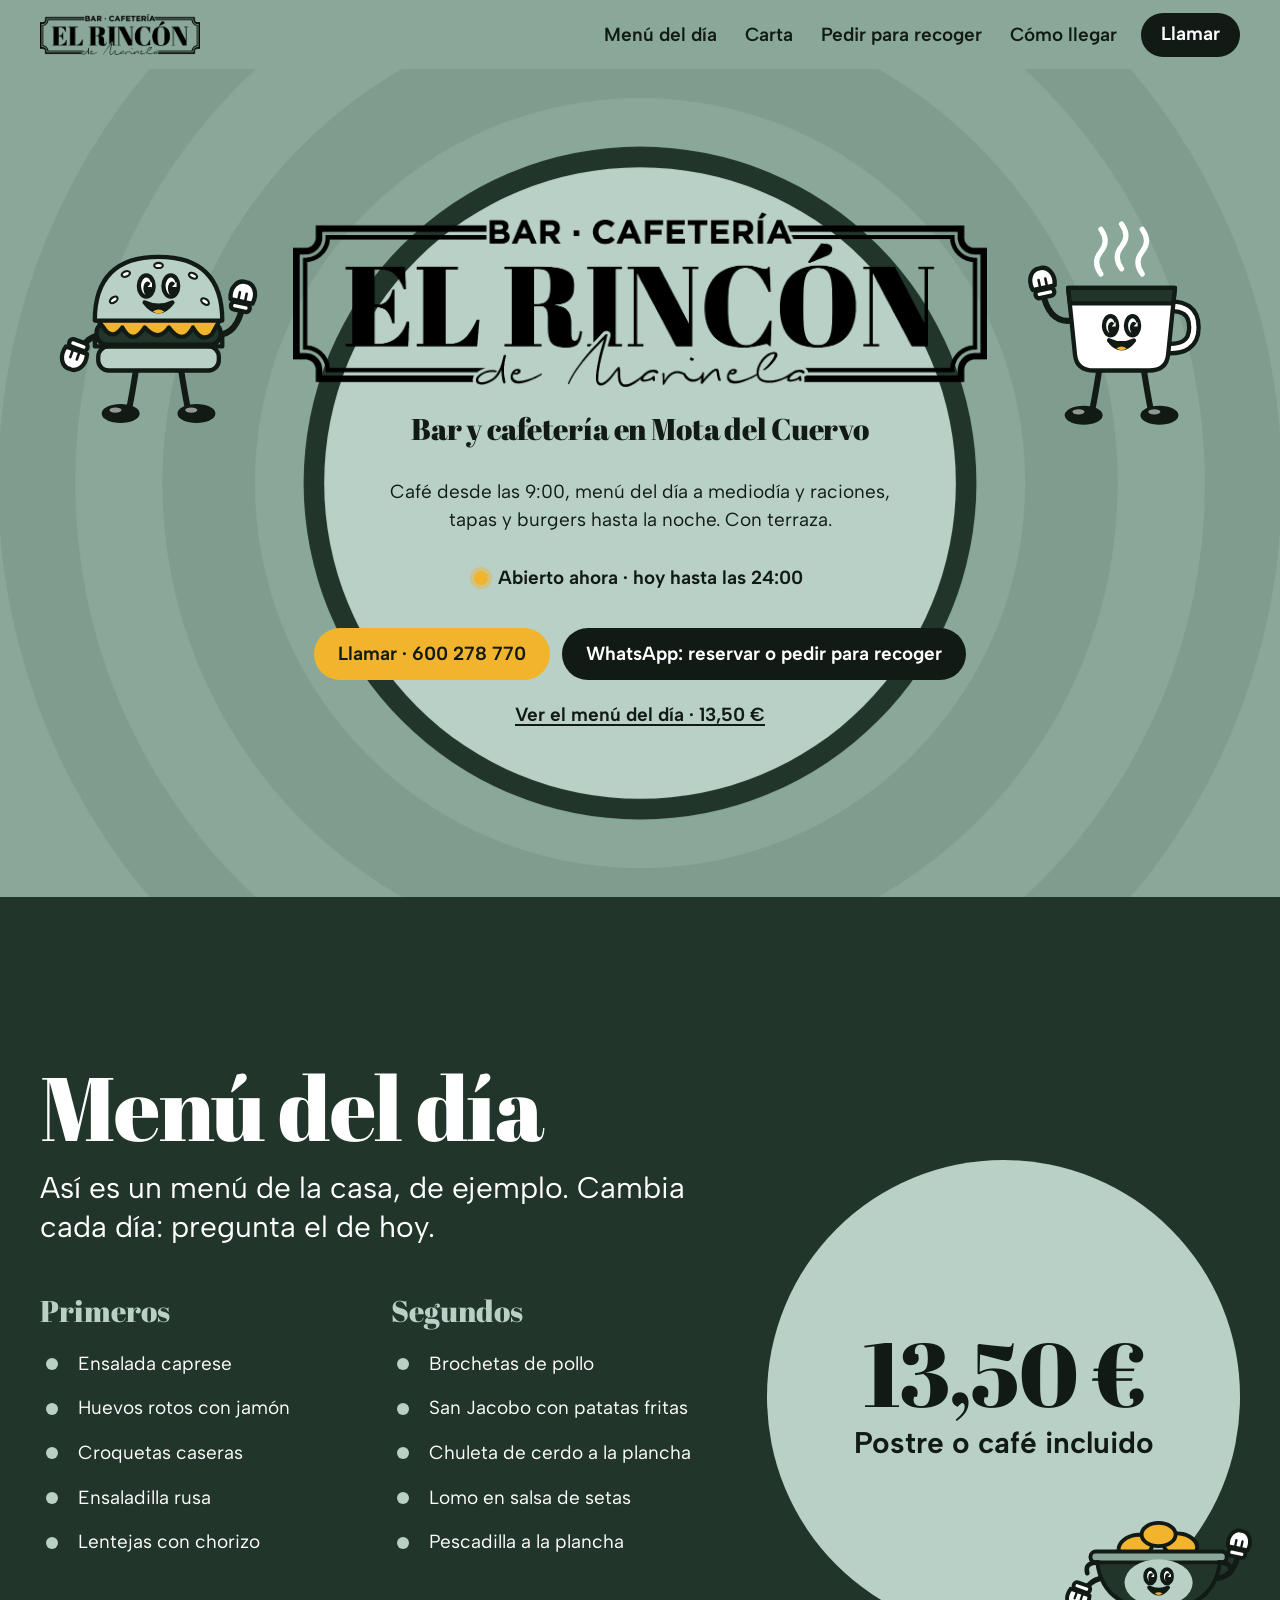
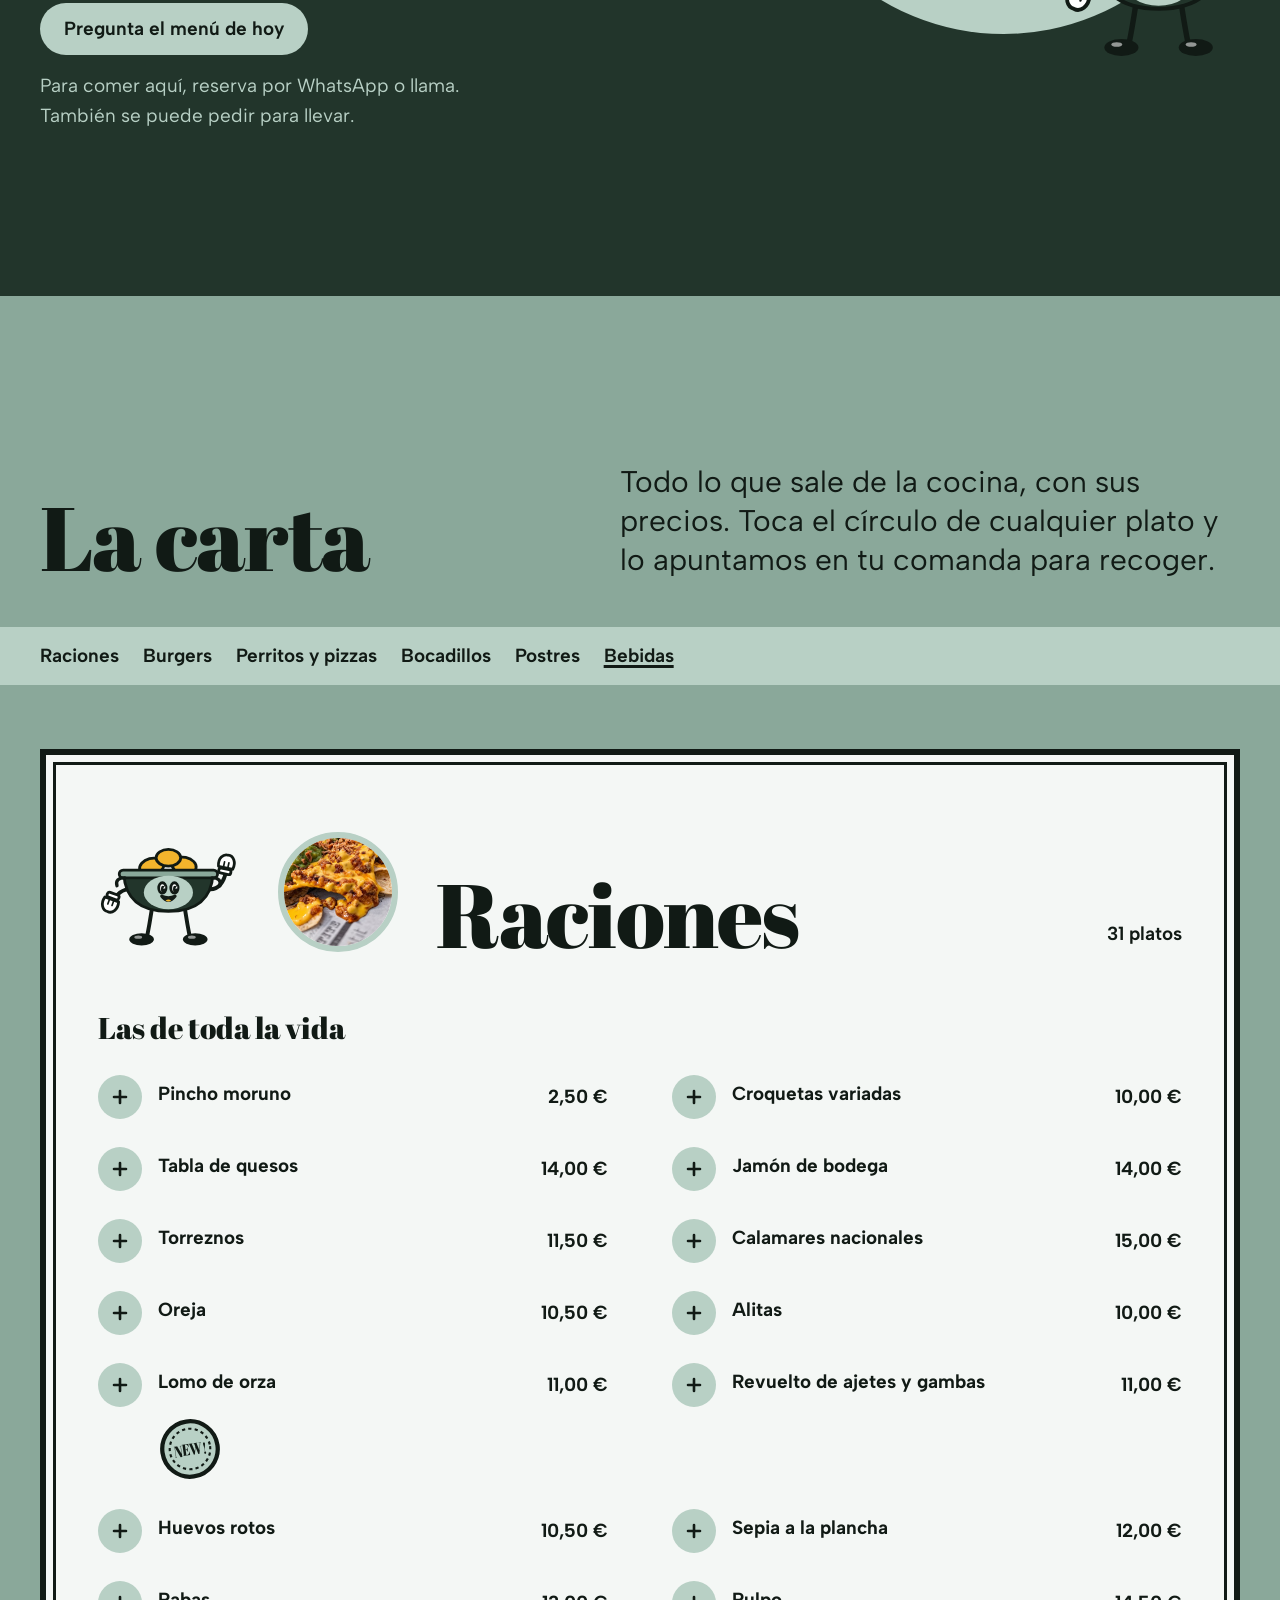
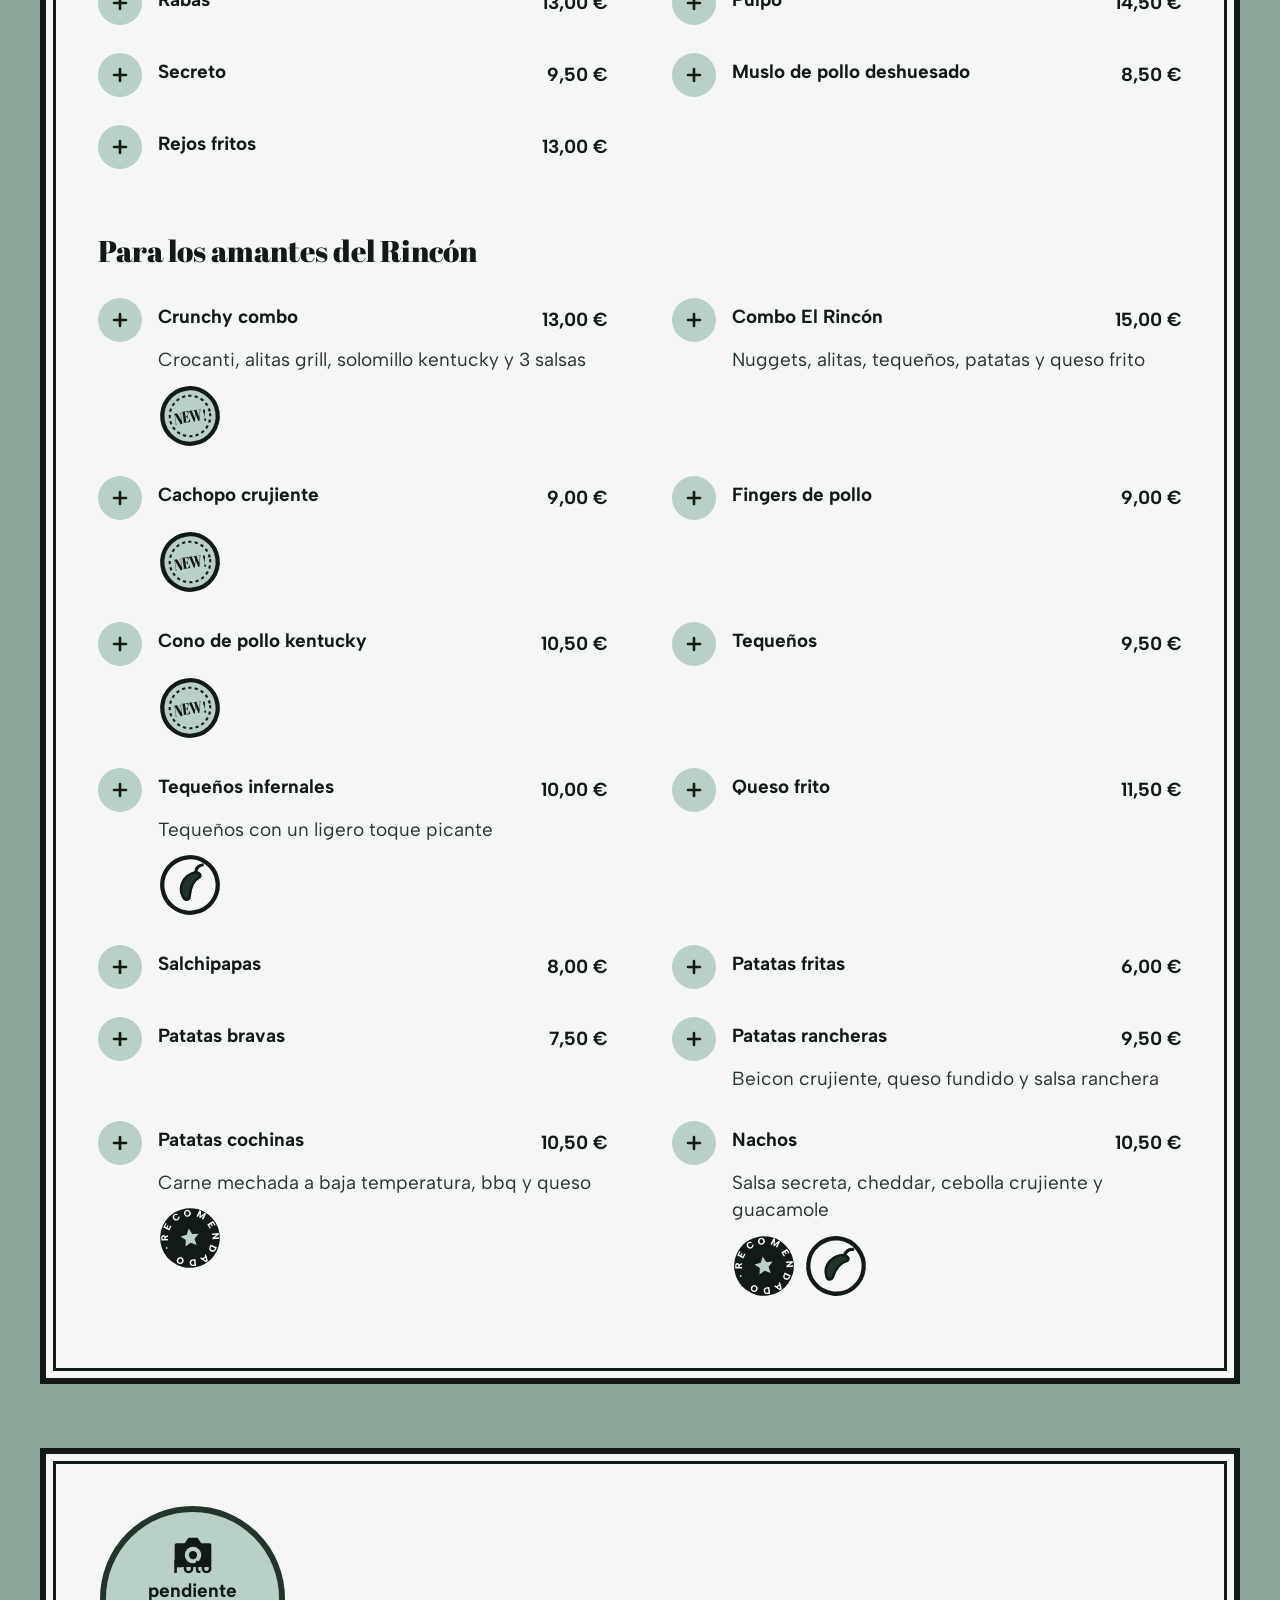
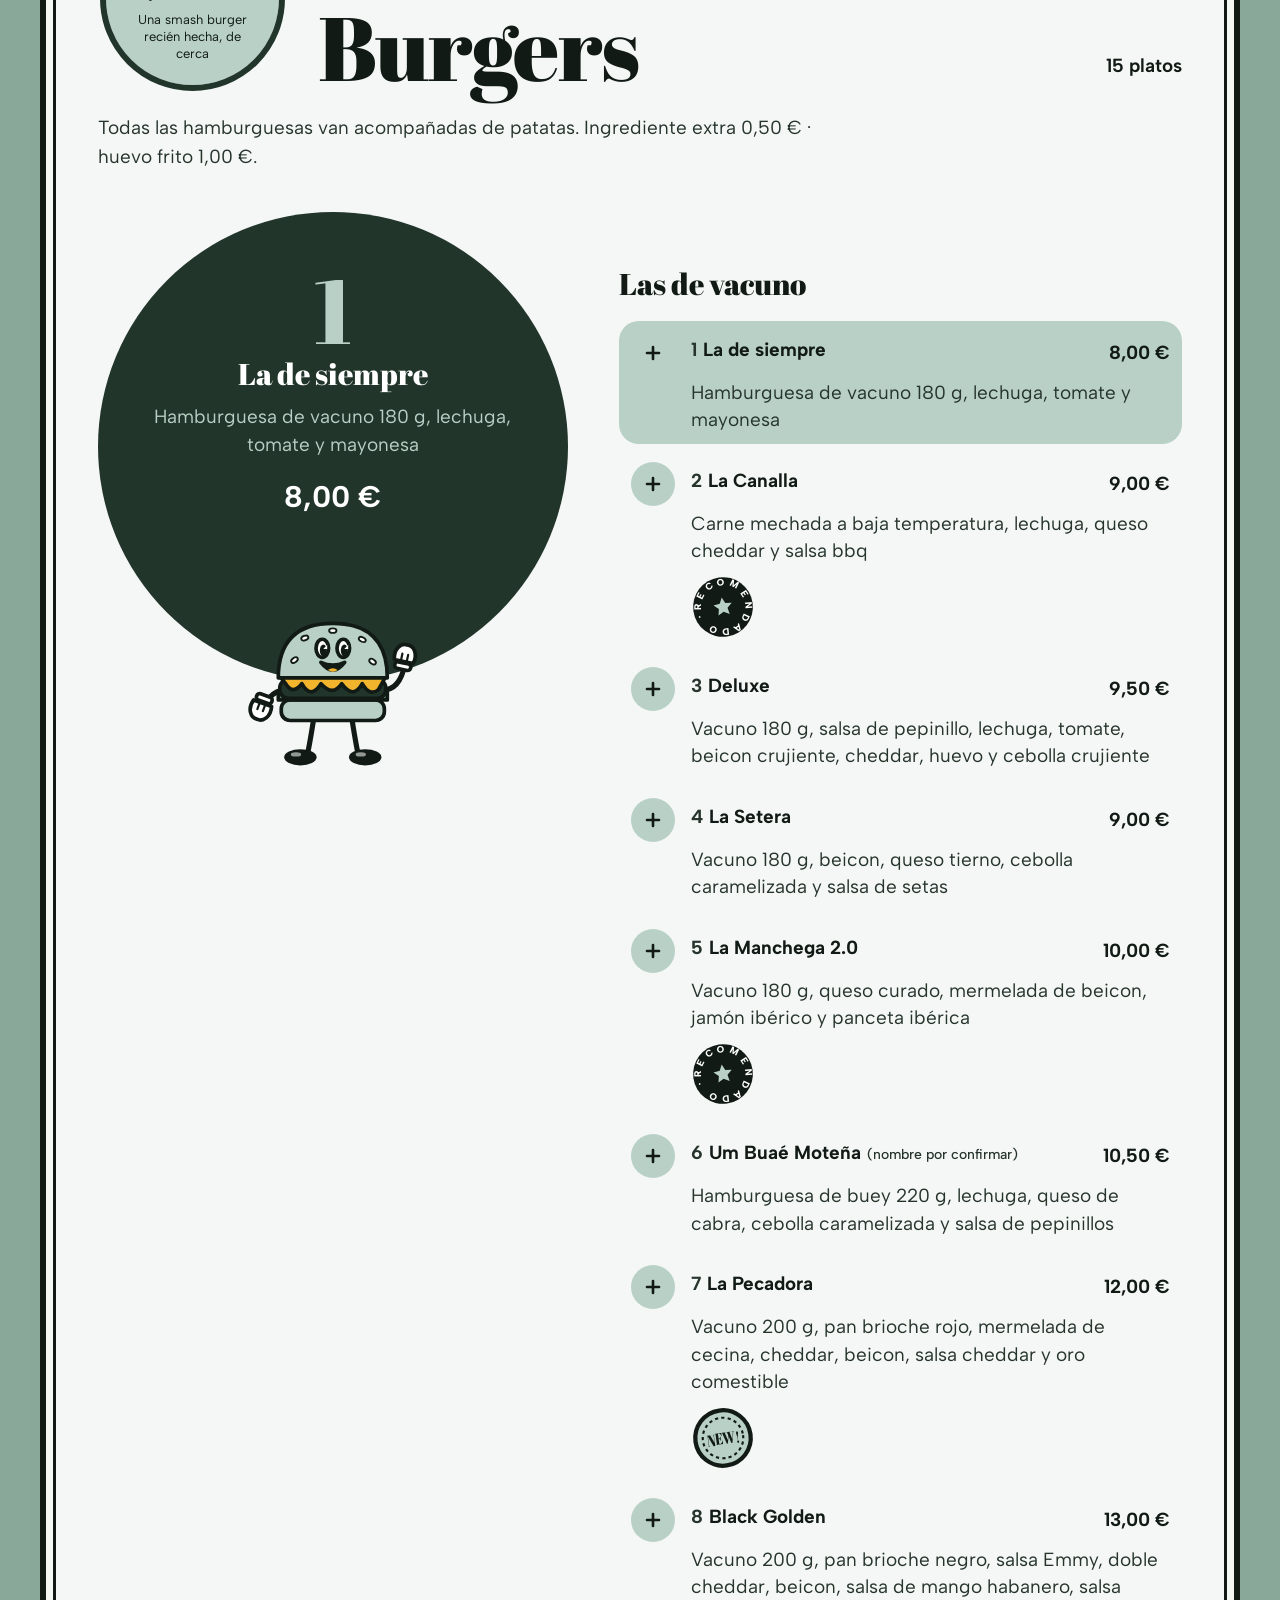
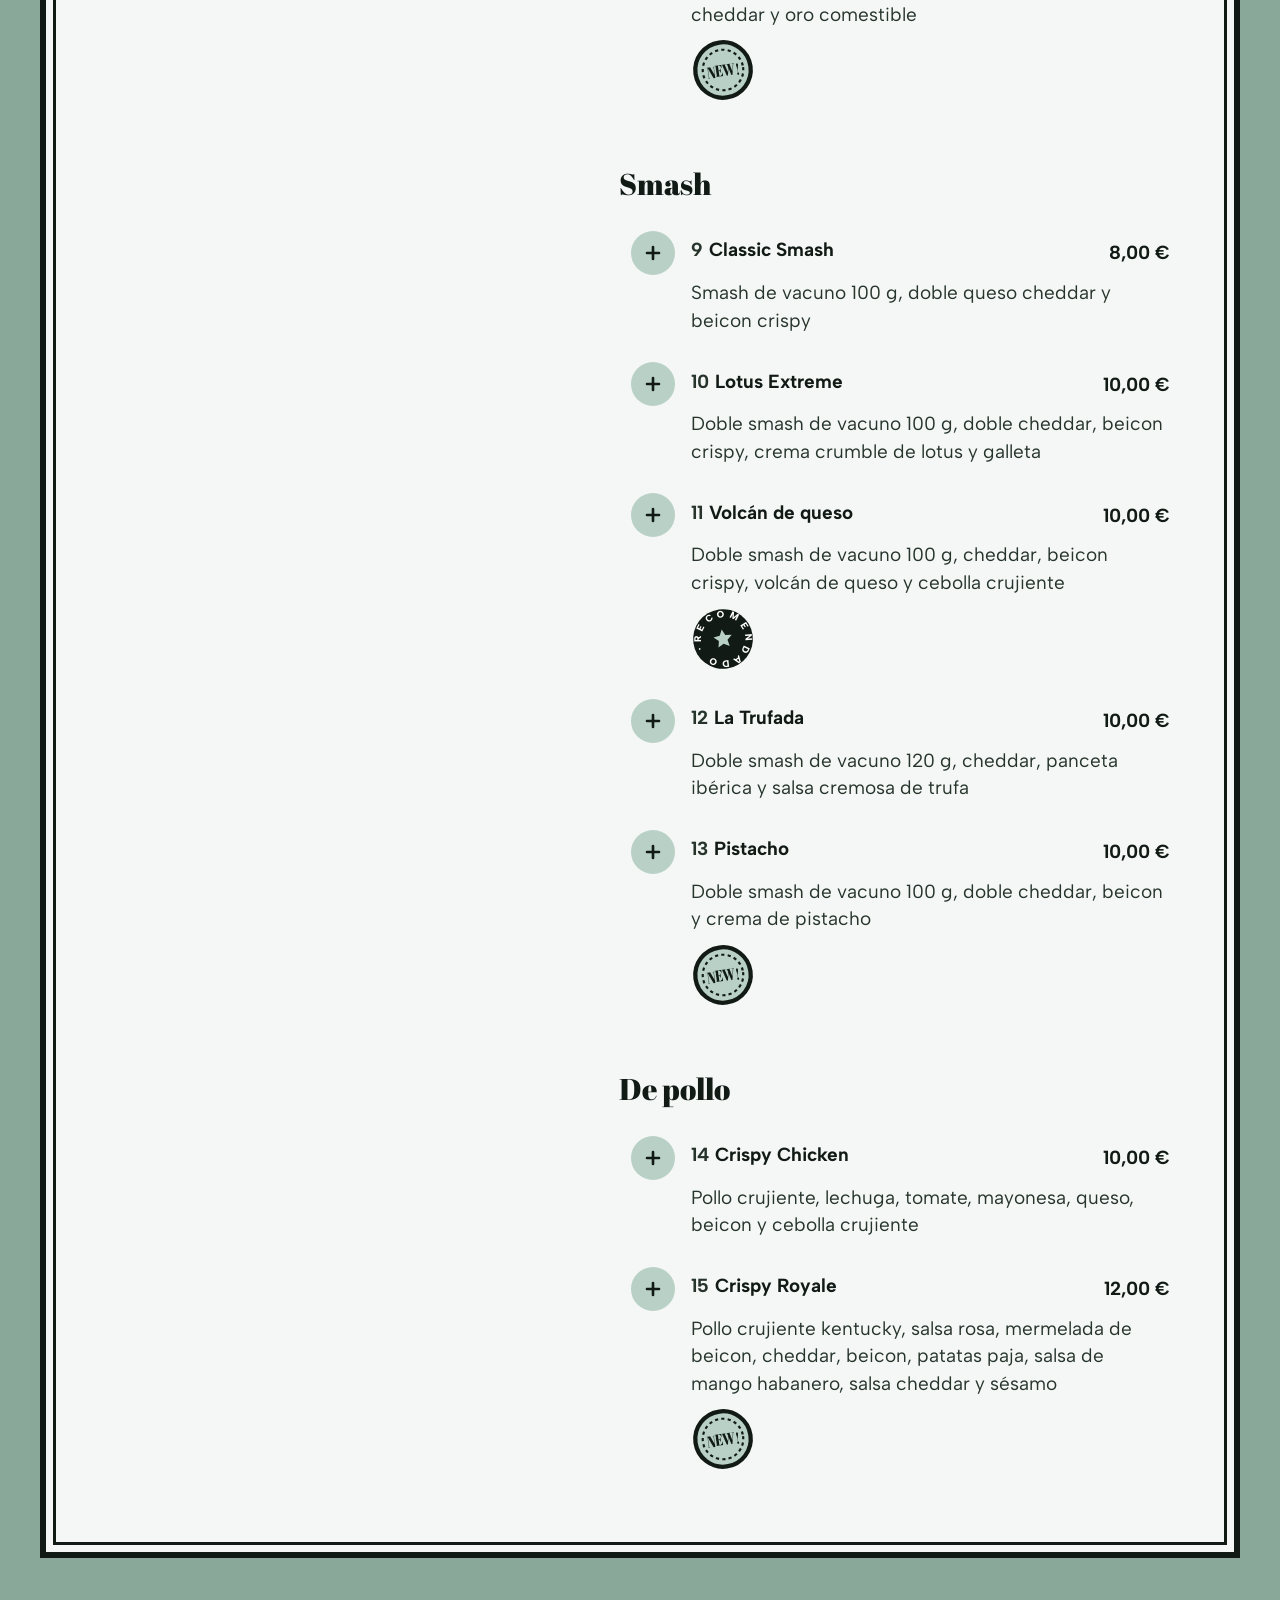
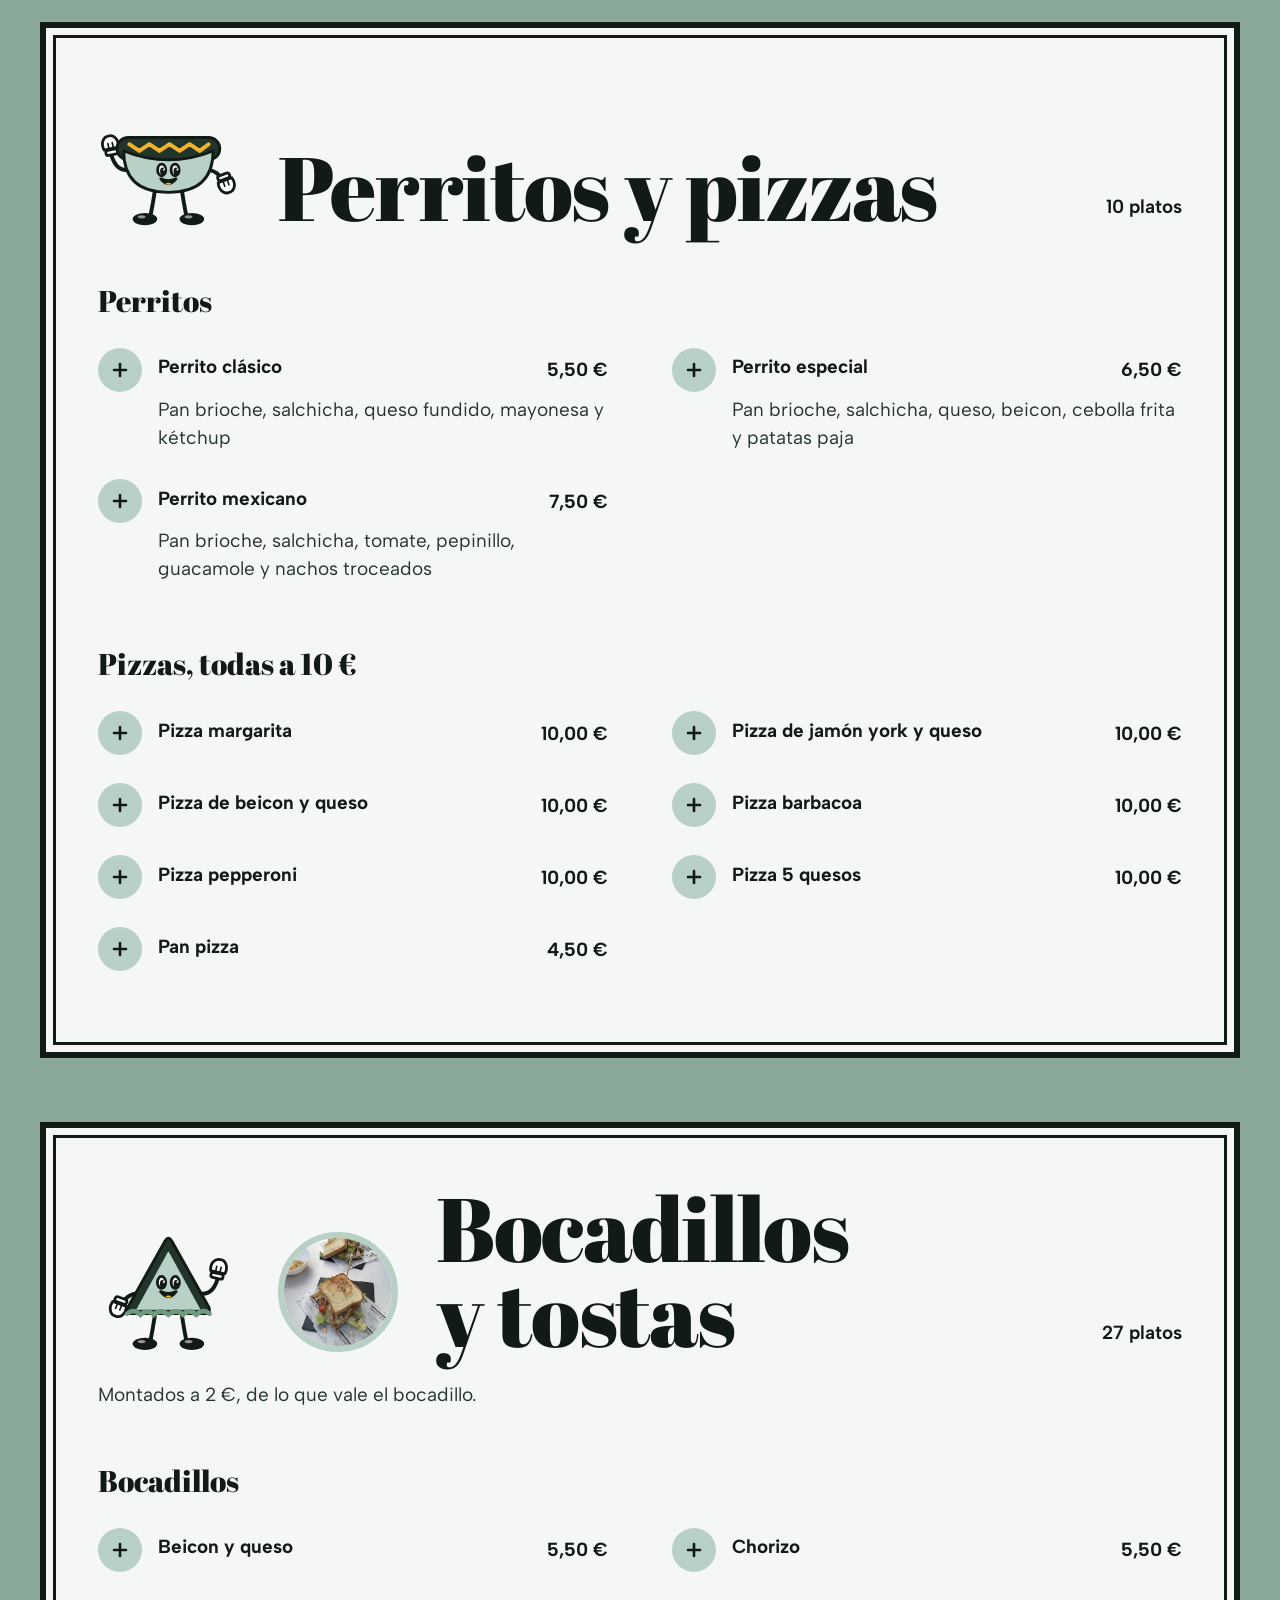
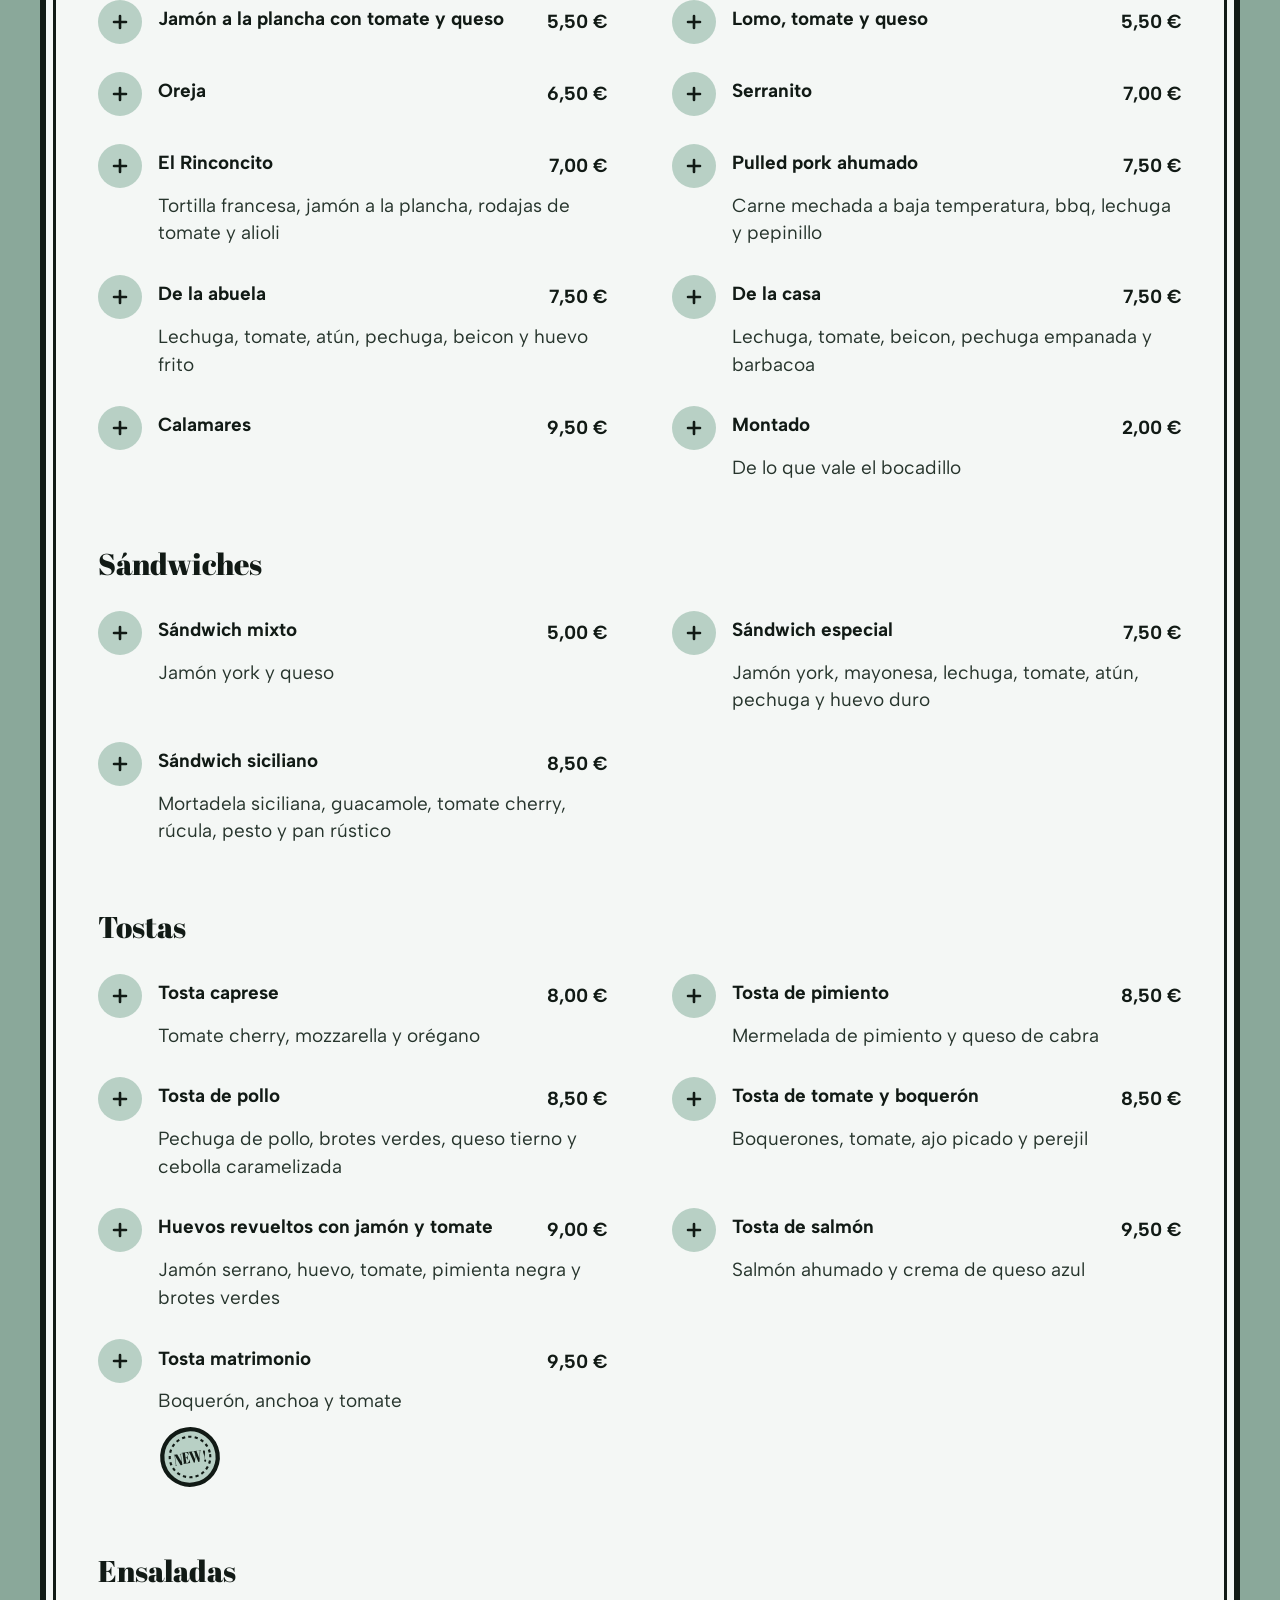
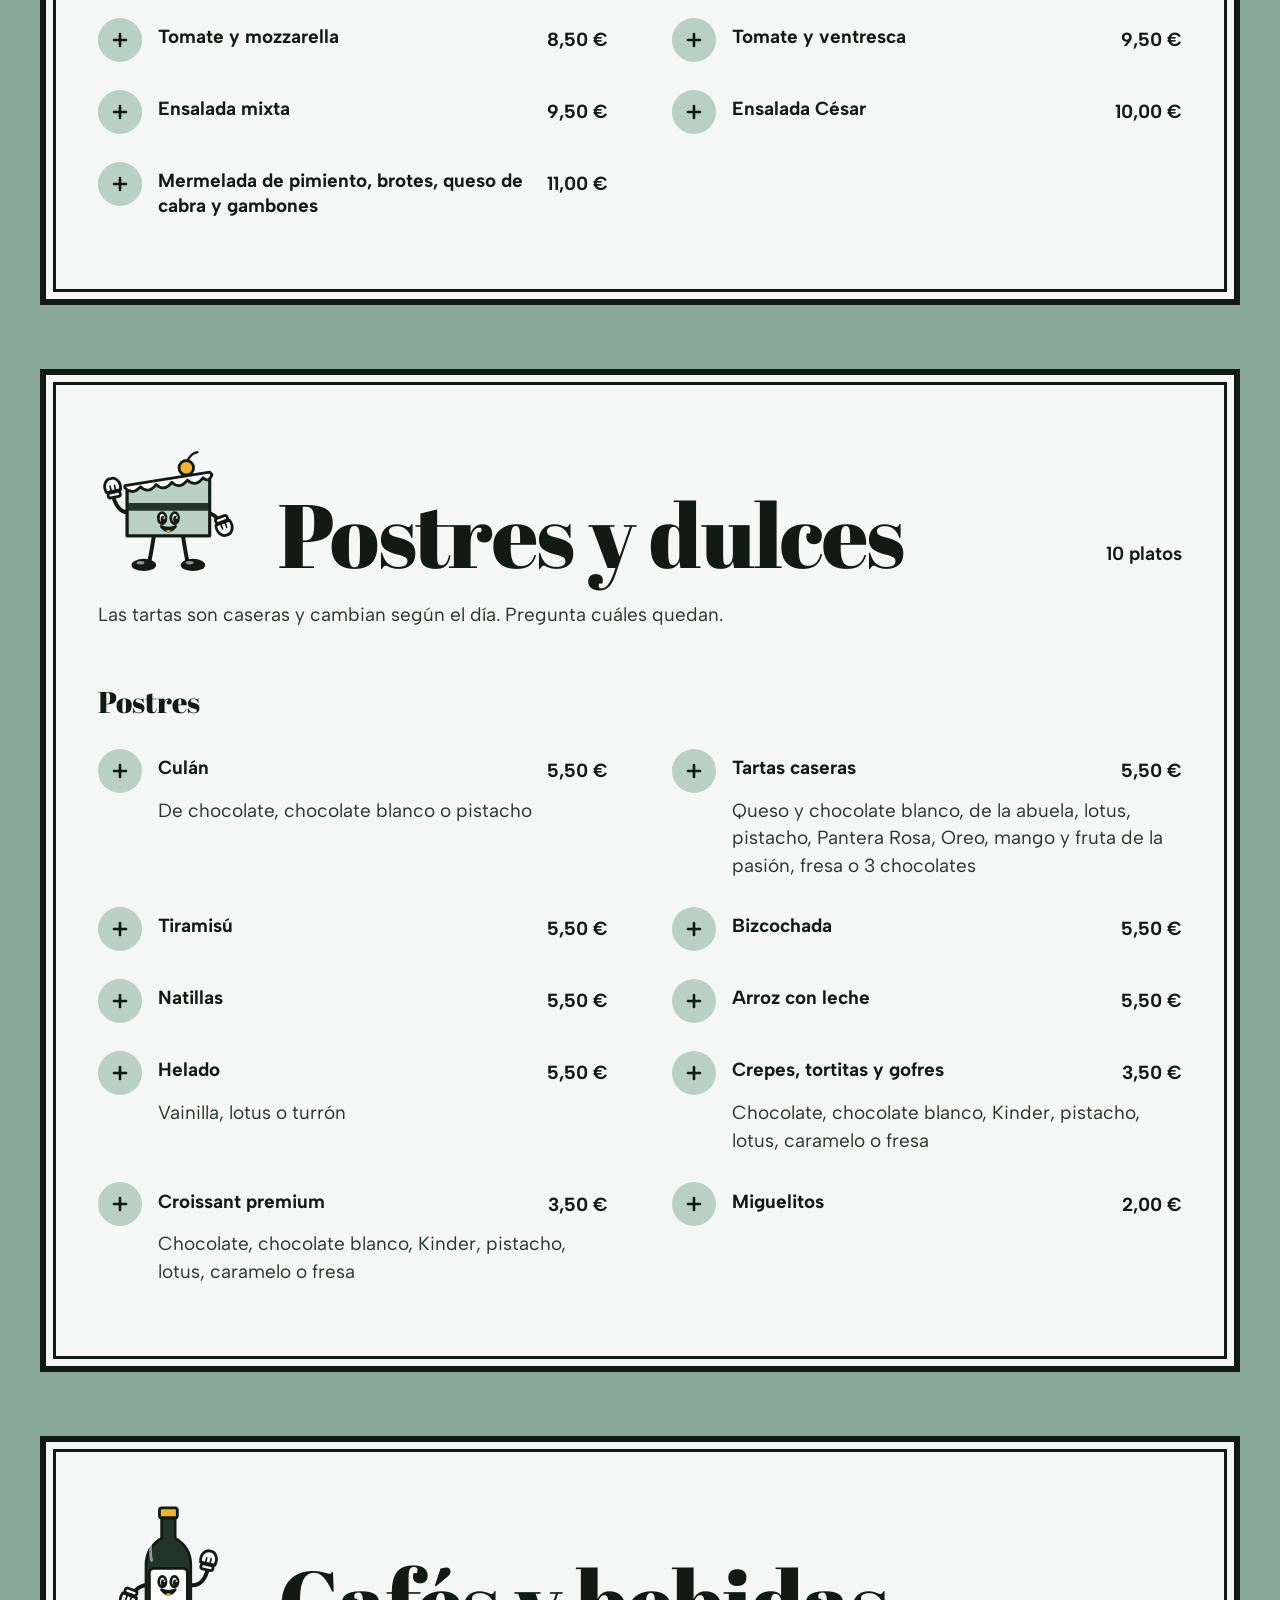
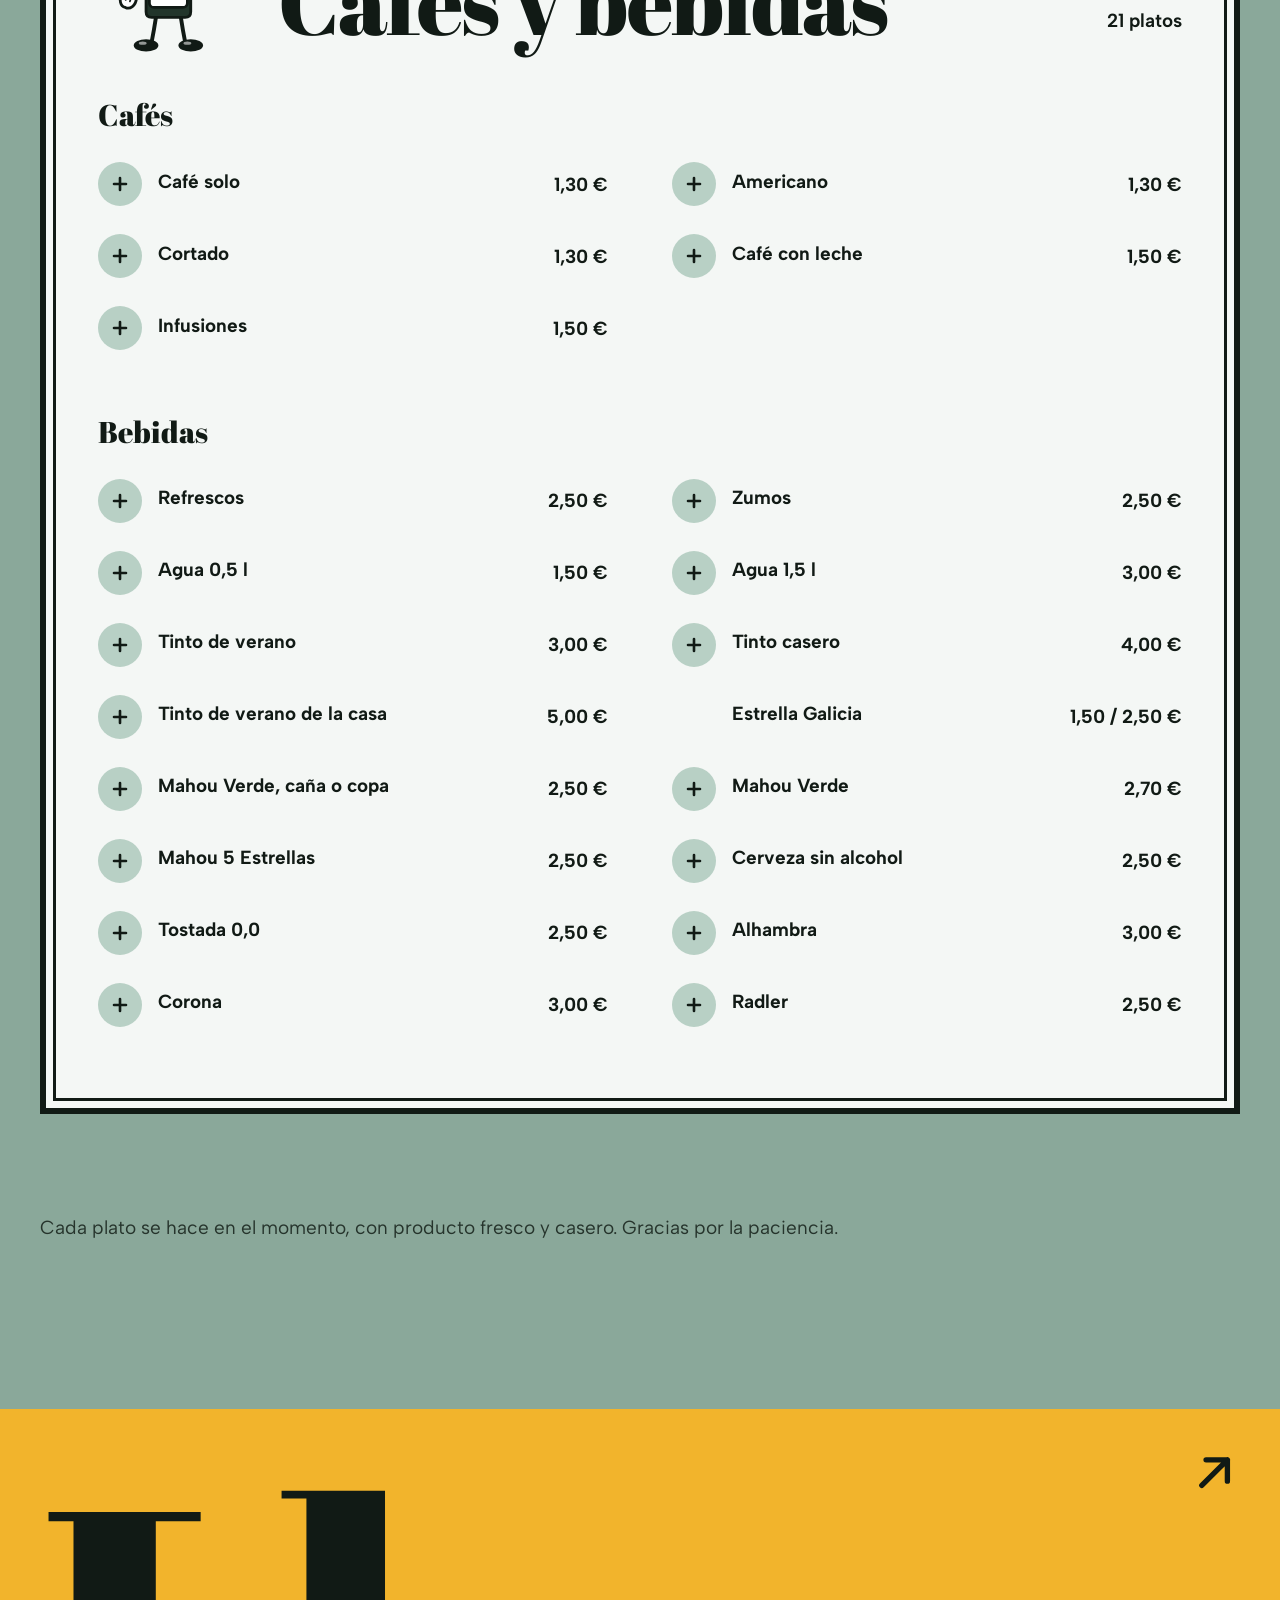
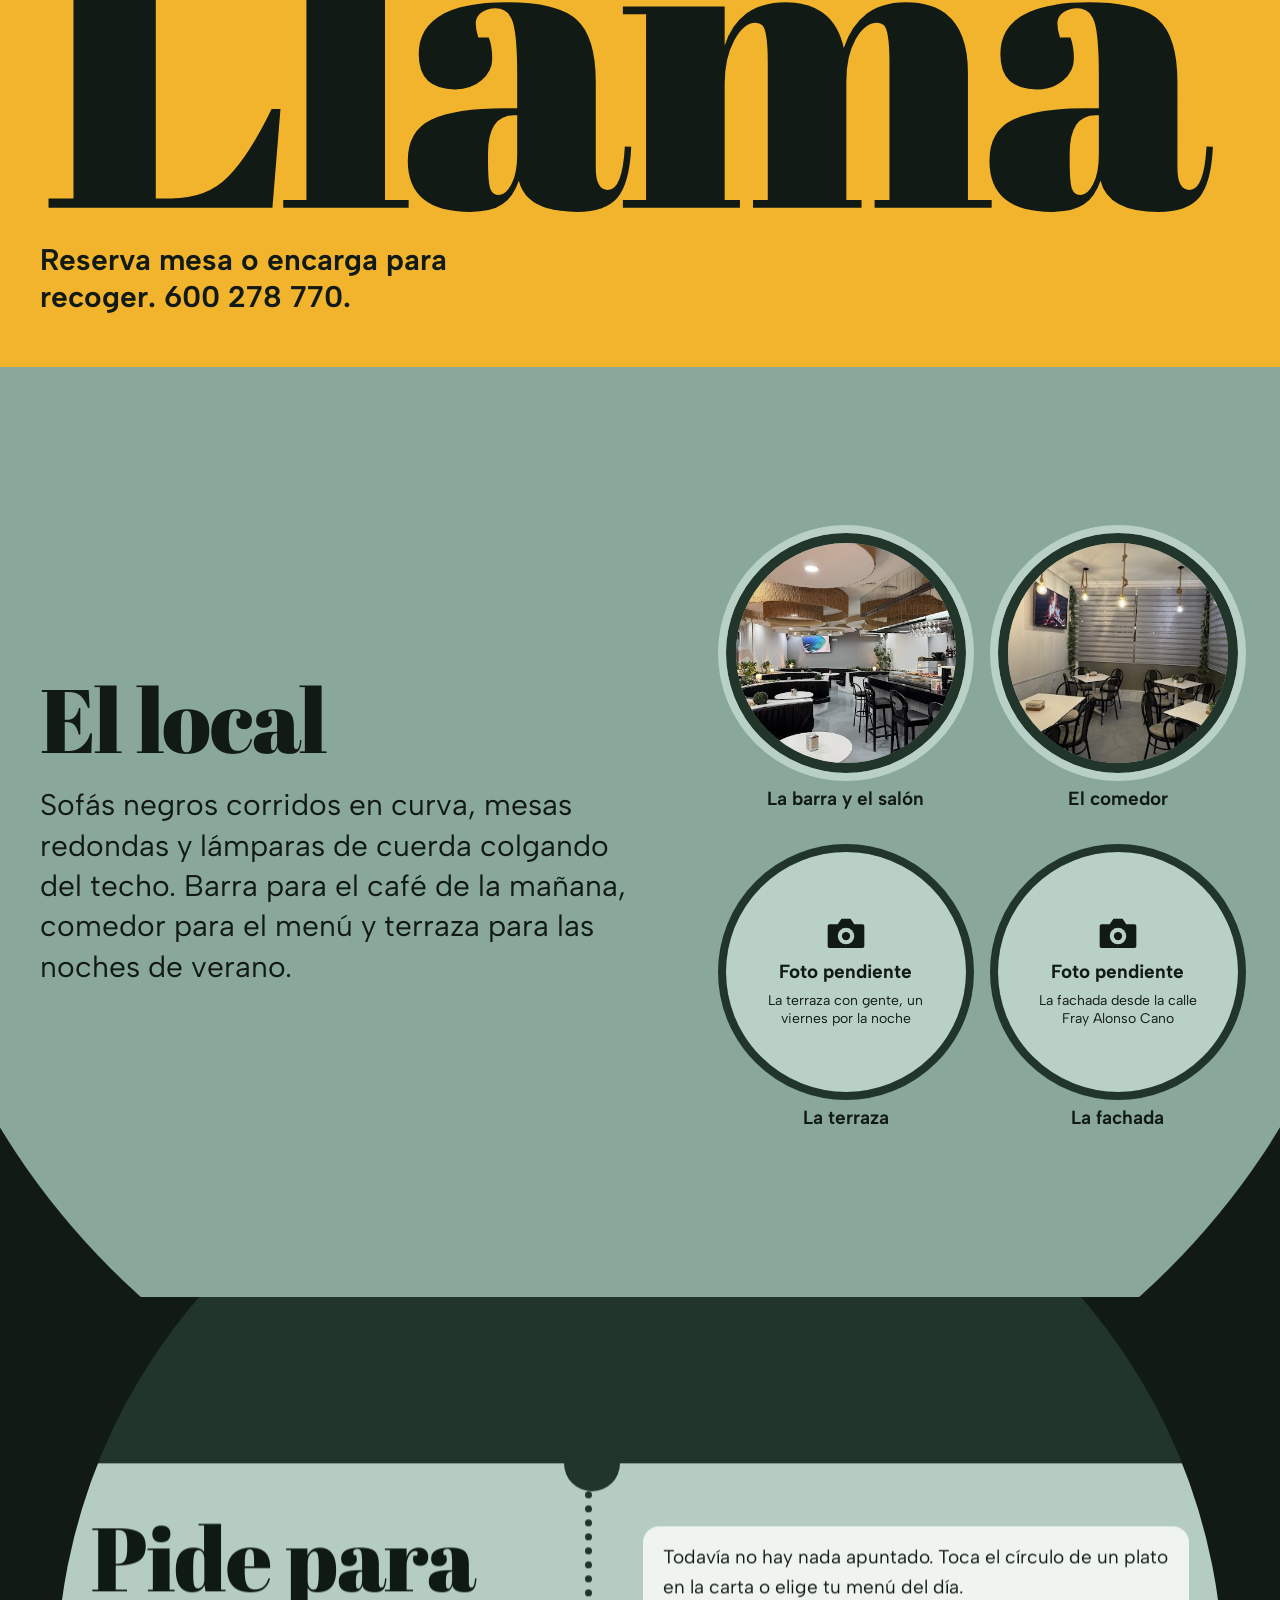
<file: muestras/marinela-2/index.html>
<!doctype html>
<html lang="es">
<head>
<meta charset="utf-8">
<meta name="viewport" content="width=device-width, initial-scale=1, viewport-fit=cover">
<title>El Rincón de Marinela · Bar y cafetería en Mota del Cuervo</title>
<meta name="description" content="Bar y cafetería en Mota del Cuervo (Cuenca). Café desde las 9:00, menú del día casero, raciones, tapas y burgers. Reserva o pide para recoger: 600 278 770.">
<meta name="theme-color" content="#8aa89a">
<link rel="canonical" href="https://bramia.es/muestras/marinela-2/">
<meta name="robots" content="noindex">
<meta property="og:type" content="restaurant">
<meta property="og:locale" content="es_ES">
<meta property="og:title" content="El Rincón de Marinela · Bar y cafetería en Mota del Cuervo">
<meta property="og:description" content="Café desde las 9:00, menú del día casero y raciones, tapas y burgers hasta medianoche. Reserva o pide para recoger.">
<meta property="og:url" content="https://bramia.es/muestras/marinela-2/">
<meta property="og:image" content="https://bramia.es/muestras/marinela-2/assets/img/og.png">
<link rel="icon" href="assets/img/favicon.svg" type="image/svg+xml">
<link rel="preload" href="assets/fuentes/abril-fatface-latin-400.woff2" as="font" type="font/woff2" crossorigin>
<link rel="preload" href="assets/fuentes/albert-sans-latin-wght.woff2" as="font" type="font/woff2" crossorigin>
<link rel="stylesheet" href="assets/css/estilos.css">
<script type="application/ld+json">
{
  "@context": "https://schema.org",
  "@type": "BarOrPub",
  "name": "El Rincón de Marinela",
  "alternateName": "Bar · Cafetería El Rincón de Marinela",
  "url": "https://bramia.es/muestras/marinela-2/",
  "telephone": "+34600278770",
  "image": "https://bramia.es/muestras/marinela-2/assets/img/og.png",
  "logo": "https://bramia.es/muestras/marinela-2/assets/img/logo.png",
  "priceRange": "10–20 €",
  "servesCuisine": ["Tapas", "Raciones", "Hamburguesas", "Menú del día", "Desayunos"],
  "acceptsReservations": true,
  "hasMenu": "https://bramia.es/muestras/marinela-2/#carta",
  "address": {
    "@type": "PostalAddress",
    "streetAddress": "C. Fray Alonso Cano, 16",
    "addressLocality": "Mota del Cuervo",
    "addressRegion": "Cuenca",
    "postalCode": "16630",
    "addressCountry": "ES"
  },
  "geo": { "@type": "GeoCoordinates", "latitude": 39.501128, "longitude": -2.870038 },
  "openingHoursSpecification": [
    { "@type": "OpeningHoursSpecification", "dayOfWeek": ["Monday", "Wednesday", "Thursday"], "opens": "09:00", "closes": "23:00" },
    { "@type": "OpeningHoursSpecification", "dayOfWeek": ["Friday", "Saturday", "Sunday"], "opens": "09:00", "closes": "24:00" }
  ],
  "amenityFeature": { "@type": "LocationFeatureSpecification", "name": "Terraza", "value": true },
  "sameAs": ["https://www.instagram.com/elrincondemarinela/"]
}
</script>
</head>
<body>
<a class="saltar" href="#principal">Saltar al contenido</a>

<header class="barra">
  <a class="barra-marca" href="#arriba" aria-label="El Rincón de Marinela, inicio"><img src="assets/img/logo.png" alt="" width="1434" height="363"></a>
  <nav class="barra-nav" aria-label="Secciones">
    <a href="#menu">Menú del día</a>
    <a href="#carta">Carta</a>
    <a href="#comanda">Pedir para recoger</a>
    <a href="#llegar">Cómo llegar</a>
  </nav>
  <a class="boton boton-tinta barra-llamar" href="tel:+34600278770">Llamar</a>
</header>

<main id="principal">

  <!-- PORTADA: el iris se abre sobre el cartel -->
  <section class="portada" id="arriba" aria-labelledby="titulo">
    <div class="iris" data-iris-portada>
      <svg class="anillos" viewBox="-500 -500 1000 1000" aria-hidden="true" focusable="false">
        <circle r="500" fill="#7f9d8f"/><circle r="440" fill="#8aa89a"/><circle r="372" fill="#7f9d8f"/>
        <circle r="300" fill="#8aa89a"/><circle r="262" fill="#22352b"/><circle r="246" fill="#b8d0c5"/>
      </svg>
      <div class="portada-dentro">
        <div class="portada-cartel">
          <div class="mascota mascota-portada mascota-izq" data-m="burger"></div>
          <h1 id="titulo" class="portada-titulo">
            <img class="portada-logo" src="assets/img/logo.png" alt="El Rincón de Marinela" width="1434" height="363" fetchpriority="high">
            <span class="portada-linea">Bar y cafetería en Mota del Cuervo</span>
          </h1>
          <div class="mascota mascota-portada mascota-der" data-m="taza"></div>
        </div>
        <p class="portada-texto">Café desde las 9:00, menú del día a mediodía y raciones, tapas y burgers hasta la noche. Con terraza.</p>
        <p class="estado" data-estado><span class="estado-luz" aria-hidden="true"></span><span data-estado-texto>Abierto todos los días menos el martes, desde las 9:00</span></p>
        <div class="acciones">
          <a class="boton boton-queso" href="tel:+34600278770">Llamar · 600 278 770</a>
          <a class="boton boton-tinta" data-wa="reservar" href="https://wa.me/34600278770?text=Hola%2C%20quer%C3%ADa%20reservar%20mesa%20en%20El%20Rinc%C3%B3n%20de%20Marinela." target="_blank" rel="noopener">WhatsApp: reservar o pedir para recoger</a>
        </div>
        <a class="portada-menu" href="#menu">Ver el menú del día · <span data-menu-precio>13,50 €</span></a>
      </div>
    </div>
  </section>

  <!-- MENÚ DEL DÍA -->
  <section class="acto menu" id="menu" aria-labelledby="menu-titulo" data-iris>
    <div class="marco menu-rejilla">
      <div class="menu-texto">
        <h2 id="menu-titulo" class="titulo" data-entra>Menú del día</h2>
        <p class="menu-fecha" data-entra data-menu-fecha>Primero, segundo y postre o café. Cambia cada día.</p>
        <form class="menu-listas" data-menu-form aria-label="Elige tu menú para llevar">
          <div class="menu-col" data-entra role="radiogroup" aria-labelledby="m-primeros">
            <h3 class="menu-legend" id="m-primeros">Primeros</h3>
            <ul class="menu-lista" data-menu-primeros></ul>
          </div>
          <div class="menu-col" data-entra role="radiogroup" aria-labelledby="m-segundos">
            <h3 class="menu-legend" id="m-segundos">Segundos</h3>
            <ul class="menu-lista" data-menu-segundos></ul>
          </div>
        </form>
        <div class="menu-acciones" data-entra>
          <button class="boton boton-claro" type="button" data-menu-anadir hidden>Añadir el menú a mi comanda</button>
          <a class="boton boton-claro" data-menu-preguntar href="https://wa.me/34600278770?text=Hola%2C%20%C2%BFqu%C3%A9%20hay%20hoy%20de%20men%C3%BA%20del%20d%C3%ADa%3F" target="_blank" rel="noopener">Pregunta el menú de hoy</a>
          <p class="menu-ayuda" data-menu-ayuda role="status">Para comer aquí, reserva por WhatsApp o llama. También se puede pedir para llevar.</p>
        </div>
      </div>
      <div class="menu-precio" data-entra>
        <div class="disco disco-queso">
          <p class="precio-grande"><span data-menu-precio>13,50 €</span></p>
          <p class="precio-nota">Postre o café incluido</p>
        </div>
        <div class="mascota mascota-menu" data-m="plato"></div>
      </div>
    </div>
  </section>

  <!-- LA CARTA -->
  <section class="carta" id="carta" aria-labelledby="carta-titulo">
    <div class="marco carta-cabeza">
      <h2 id="carta-titulo" class="titulo" data-entra>La carta</h2>
      <p class="carta-intro" data-entra>Todo lo que sale de la cocina, con sus precios. Toca el círculo de cualquier plato y lo apuntamos en tu comanda para recoger.</p>
    </div>
    <nav class="carta-nav" aria-label="Partes de la carta"><div class="carta-nav-pista" data-carta-nav></div></nav>
    <div class="carta-cuerpo" data-carta>
      <noscript><p class="marco">La carta necesita JavaScript para verse aquí. Llámanos al 600 278 770 y te la cantamos.</p></noscript>
    </div>
    <p class="marco carta-pie">Cada plato se hace en el momento, con producto fresco y casero. Gracias por la paciencia.</p>
  </section>

  <!-- LLAMA -->
  <section class="acto llama" aria-labelledby="llama-titulo" data-iris>
    <a class="llama-enlace" href="tel:+34600278770">
      <span class="llama-frase">Reserva mesa o encarga para recoger. 600 278 770.</span>
      <svg class="llama-flecha" viewBox="0 0 48 48" aria-hidden="true" focusable="false"><path d="M12 36 L36 12 M16 12 H36 V32" fill="none" stroke="currentColor" stroke-width="5" stroke-linecap="round" stroke-linejoin="round"/></svg>
      <h2 id="llama-titulo" class="llama-palabra">Llama</h2>
    </a>
  </section>

  <!-- EL LOCAL -->
  <section class="acto local" id="local" aria-labelledby="local-titulo" data-iris>
    <div class="marco local-rejilla">
      <div class="local-texto">
        <h2 id="local-titulo" class="titulo" data-entra>El local</h2>
        <p class="local-parrafo" data-entra>Sofás negros corridos en curva, mesas redondas y lámparas de cuerda colgando del techo. Barra para el café de la mañana, comedor para el menú y terraza para las noches de verano.</p>
      </div>
      <ul class="local-fotos" data-entra>
        <li><figure class="local-foto"><div class="circulo"><img src="assets/img/local-barra.jpg" alt="Barra y salón con sofás negros en curva y lámparas redondas de cuerda en el techo" width="382" height="510"></div><figcaption>La barra y el salón</figcaption></figure></li>
        <li><figure class="local-foto"><div class="circulo"><img src="assets/img/local-comedor.jpg" alt="Comedor con mesas blancas, sillas negras y bombillas colgando de cuerdas" width="287" height="510"></div><figcaption>El comedor</figcaption></figure></li>
        <li><figure class="local-foto"><div class="circulo hueco-foto"><svg viewBox="0 0 48 40" aria-hidden="true" focusable="false"><path d="M6 10h9l4-6h10l4 6h9a2 2 0 0 1 2 2v22a2 2 0 0 1-2 2H6a2 2 0 0 1-2-2V12a2 2 0 0 1 2-2z" fill="#111a15"/><circle cx="24" cy="23" r="9" fill="#b8d0c5"/><circle cx="24" cy="23" r="4.5" fill="#111a15"/></svg><strong>Foto pendiente</strong><span>La terraza con gente, un viernes por la noche</span></div><figcaption>La terraza</figcaption></figure></li>
        <li><figure class="local-foto"><div class="circulo hueco-foto"><svg viewBox="0 0 48 40" aria-hidden="true" focusable="false"><path d="M6 10h9l4-6h10l4 6h9a2 2 0 0 1 2 2v22a2 2 0 0 1-2 2H6a2 2 0 0 1-2-2V12a2 2 0 0 1 2-2z" fill="#111a15"/><circle cx="24" cy="23" r="9" fill="#b8d0c5"/><circle cx="24" cy="23" r="4.5" fill="#111a15"/></svg><strong>Foto pendiente</strong><span>La fachada desde la calle Fray Alonso Cano</span></div><figcaption>La fachada</figcaption></figure></li>
      </ul>
    </div>
  </section>

  <!-- COMANDA -->
  <section class="acto comanda" id="comanda" aria-labelledby="comanda-titulo" data-iris>
    <div class="marco">
      <div class="cupon" data-entra>
        <div class="cupon-izq">
          <h2 id="comanda-titulo" class="cupon-titulo">Pide para recoger</h2>
          <div class="mascota mascota-cupon" data-m="perrito"></div>
          <p class="cupon-texto">Apunta lo que quieras de la carta, mándanos la comanda por WhatsApp y pasa a recogerla por C. Fray Alonso Cano, 16.</p>
        </div>
        <form class="cupon-der" data-comanda-form>
          <ul class="ticket" data-ticket aria-live="polite"></ul>
          <p class="ticket-vacio" data-ticket-vacio>Todavía no hay nada apuntado. Toca el círculo de un plato en la carta o elige tu menú del día.</p>
          <p class="ticket-total">Total <span data-ticket-total>0,00 €</span></p>
          <label class="campo"><span class="campo-nombre">Tu nombre</span><input name="nombre" autocomplete="given-name" placeholder="Tu nombre" required></label>
          <label class="campo"><span class="campo-nombre">¿A qué hora pasas?</span><input name="hora" type="time" step="900" placeholder="14:30" required></label>
          <button class="boton boton-tinta boton-ancho" type="submit">Enviar comanda por WhatsApp</button>
          <p class="ticket-ayuda" data-comanda-ayuda role="status"></p>
        </form>
      </div>
    </div>
  </section>

  <!-- CÓMO LLEGAR -->
  <section class="acto llegar" id="llegar" aria-labelledby="llegar-titulo" data-iris>
    <div class="marco llegar-rejilla">
      <div class="llegar-texto">
        <h2 id="llegar-titulo" class="titulo" data-entra>Cómo llegar</h2>
        <p class="direccion" data-entra>C. Fray Alonso Cano, 16<br>16630 Mota del Cuervo, Cuenca</p>
        <div class="acciones" data-entra>
          <a class="boton boton-tinta" href="https://www.google.com/maps/search/?api=1&amp;query=El%20Rinc%C3%B3n%20de%20Marinela%2C%20C.%20Fray%20Alonso%20Cano%2016%2C%20Mota%20del%20Cuervo" target="_blank" rel="noopener">Abrir en Google Maps</a>
          <a class="boton boton-linea" href="tel:+34600278770">600 278 770</a>
        </div>
        <h3 class="horario-titulo" data-entra>Horario</h3>
        <table class="horario" data-entra data-horario>
          <tbody>
            <tr data-dia="1"><th scope="row">Lunes</th><td>9:00 – 23:00</td></tr>
            <tr data-dia="2"><th scope="row">Martes</th><td>Cerrado</td></tr>
            <tr data-dia="3"><th scope="row">Miércoles</th><td>9:00 – 23:00</td></tr>
            <tr data-dia="4"><th scope="row">Jueves</th><td>9:00 – 23:00</td></tr>
            <tr data-dia="5"><th scope="row">Viernes</th><td>9:00 – 24:00</td></tr>
            <tr data-dia="6"><th scope="row">Sábado</th><td>9:00 – 24:00</td></tr>
            <tr data-dia="0"><th scope="row">Domingo</th><td>9:00 – 24:00</td></tr>
          </tbody>
        </table>
      </div>
      <figure class="llegar-foto" data-entra>
        <div class="llegar-discos">
          <div class="llegar-disco"><img src="assets/img/molinos-mota.jpg" alt="Molinos de viento blancos en la sierra de Mota del Cuervo" width="1600" height="1066"></div>
          <div class="llegar-plaza"><img src="assets/img/plaza-mayor-mota.jpg" alt="Plaza Mayor de Mota del Cuervo con la torre del reloj" width="1600" height="1200"></div>
        </div>
        <figcaption>Los molinos y la Plaza Mayor de Mota del Cuervo.</figcaption>
      </figure>
    </div>
  </section>
</main>

<footer class="pie">
  <div class="marco">
    <img class="pie-logo" src="assets/img/logo.png" alt="El Rincón de Marinela" width="1434" height="363" loading="lazy">
    <p class="pie-adios">Mañana más. El martes, no.</p>
    <div class="pie-columnas">
      <div><h2 class="pie-h">Dónde</h2><p>C. Fray Alonso Cano, 16<br>16630 Mota del Cuervo</p></div>
      <div><h2 class="pie-h">Reservas y pedidos</h2><p><a href="tel:+34600278770">600 278 770</a><br><a data-wa="reservar" href="https://wa.me/34600278770" target="_blank" rel="noopener">WhatsApp</a></p></div>
      <div><h2 class="pie-h">Síguenos</h2><p><a href="https://www.instagram.com/elrincondemarinela/" target="_blank" rel="noopener">Instagram @elrincondemarinela</a><br><a href="https://www.facebook.com/search/top?q=Elrincon%20Demarinela" target="_blank" rel="noopener">Facebook: Elrincon Demarinela</a></p></div>
      <div><h2 class="pie-h">Horario</h2><p>Lunes, miércoles y jueves 9:00–23:00<br>Viernes a domingo 9:00–24:00<br>Martes cerrado</p></div>
    </div>
    <p class="pie-creditos">Fotos de Mota del Cuervo: «Mota del Cuervo Molinos 330», de GFreihalter (<a href="https://commons.wikimedia.org/wiki/File:Mota_del_Cuervo_Molinos_330.jpg">Wikimedia Commons</a>, CC BY-SA 4.0) y «Plaza Mayor Mota del Cuervo», de B25es (<a href="https://commons.wikimedia.org/w/index.php?curid=18792758">Wikimedia Commons</a>, CC BY-SA 3.0). Web de <a href="https://bramia.es">Bramia</a>.</p>
  </div>
</footer>

<div class="movil-barra" aria-label="Acciones rápidas" data-movil-barra>
  <a class="boton boton-queso" href="tel:+34600278770">Llamar</a>
  <a class="boton boton-tinta" data-wa="reservar" href="https://wa.me/34600278770" target="_blank" rel="noopener">WhatsApp</a>
  <a class="boton boton-claro movil-comanda" href="#comanda">Comanda <span class="contador" data-contador>0</span></a>
</div>
<a class="comanda-flotante" href="#comanda" data-flotante aria-label="Ver mi comanda"><span class="contador" data-contador>0</span><span>Mi comanda</span></a>

<script src="assets/js/carta.js"></script>
<script src="assets/js/mascotas.js"></script>
<script src="assets/vendor/gsap.min.js"></script>
<script src="assets/vendor/ScrollTrigger.min.js"></script>
<script src="assets/js/app.js"></script>
</body>
</html>
</file>
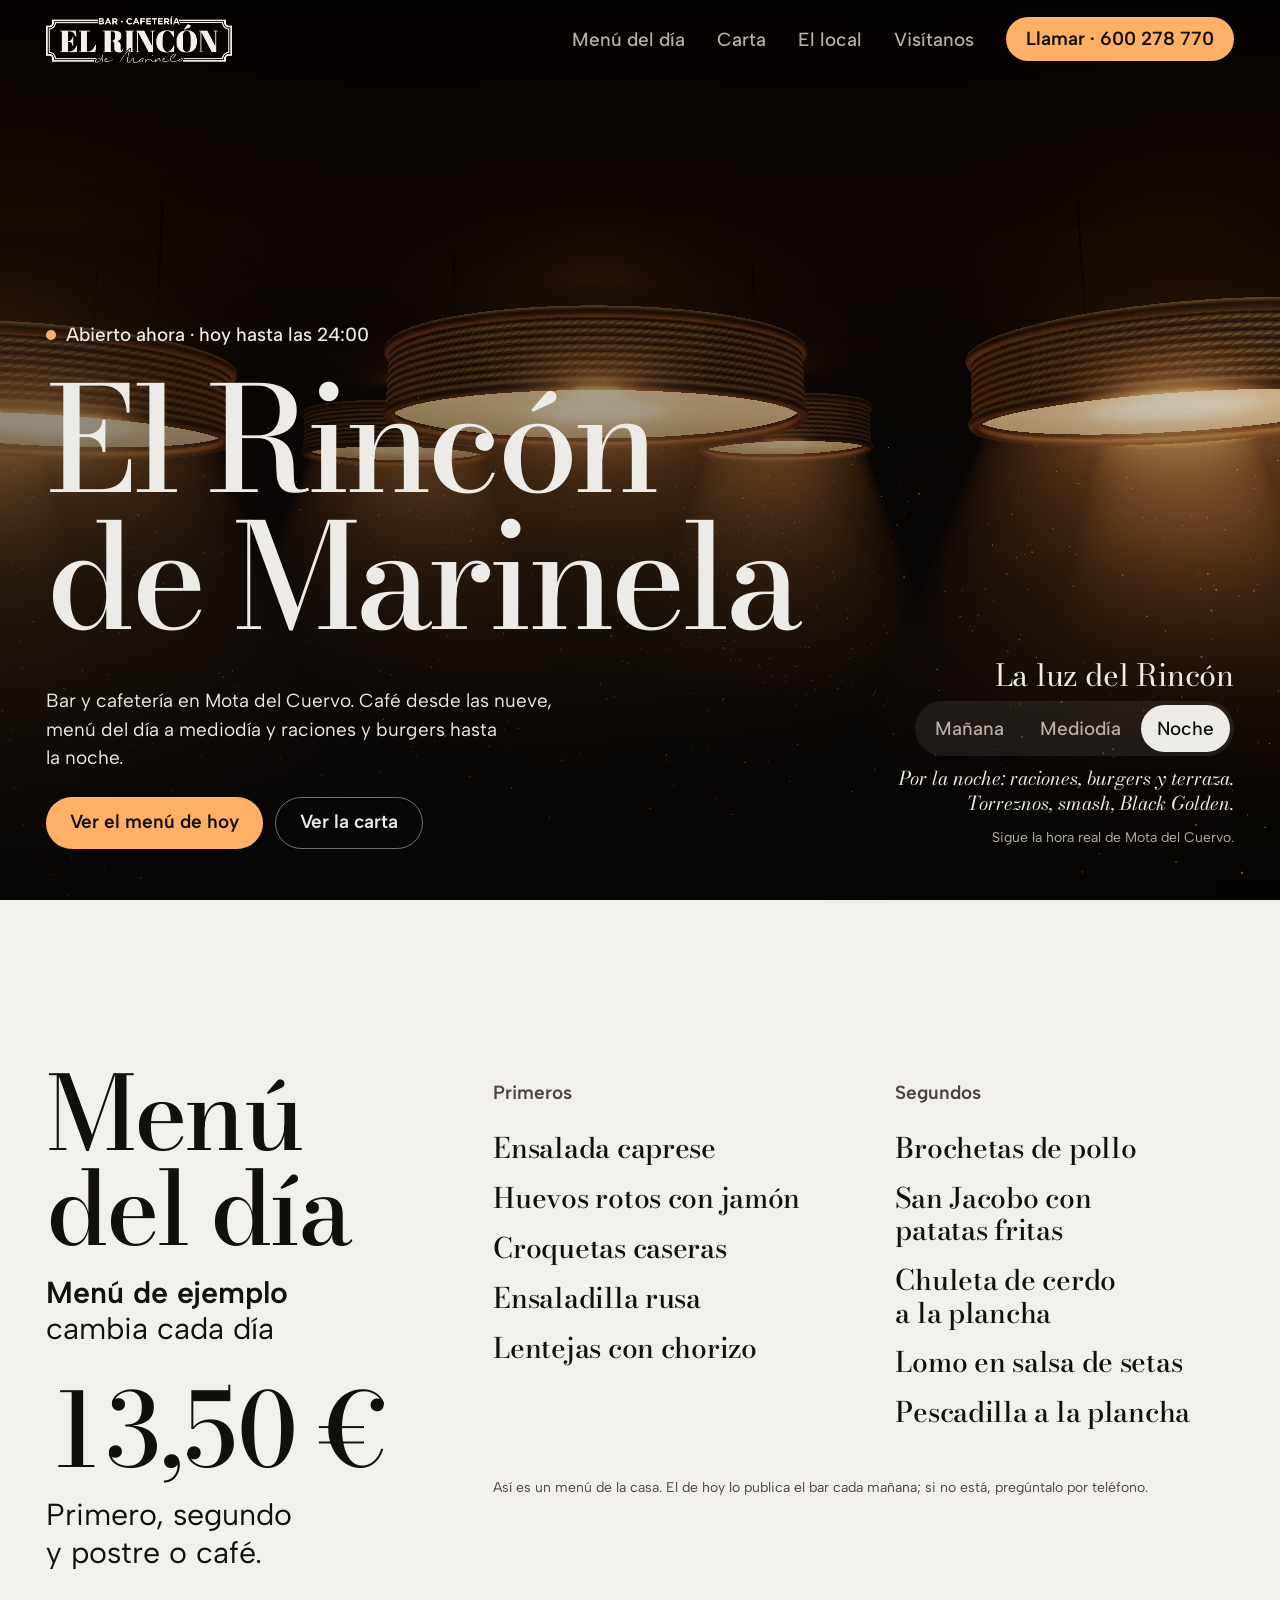
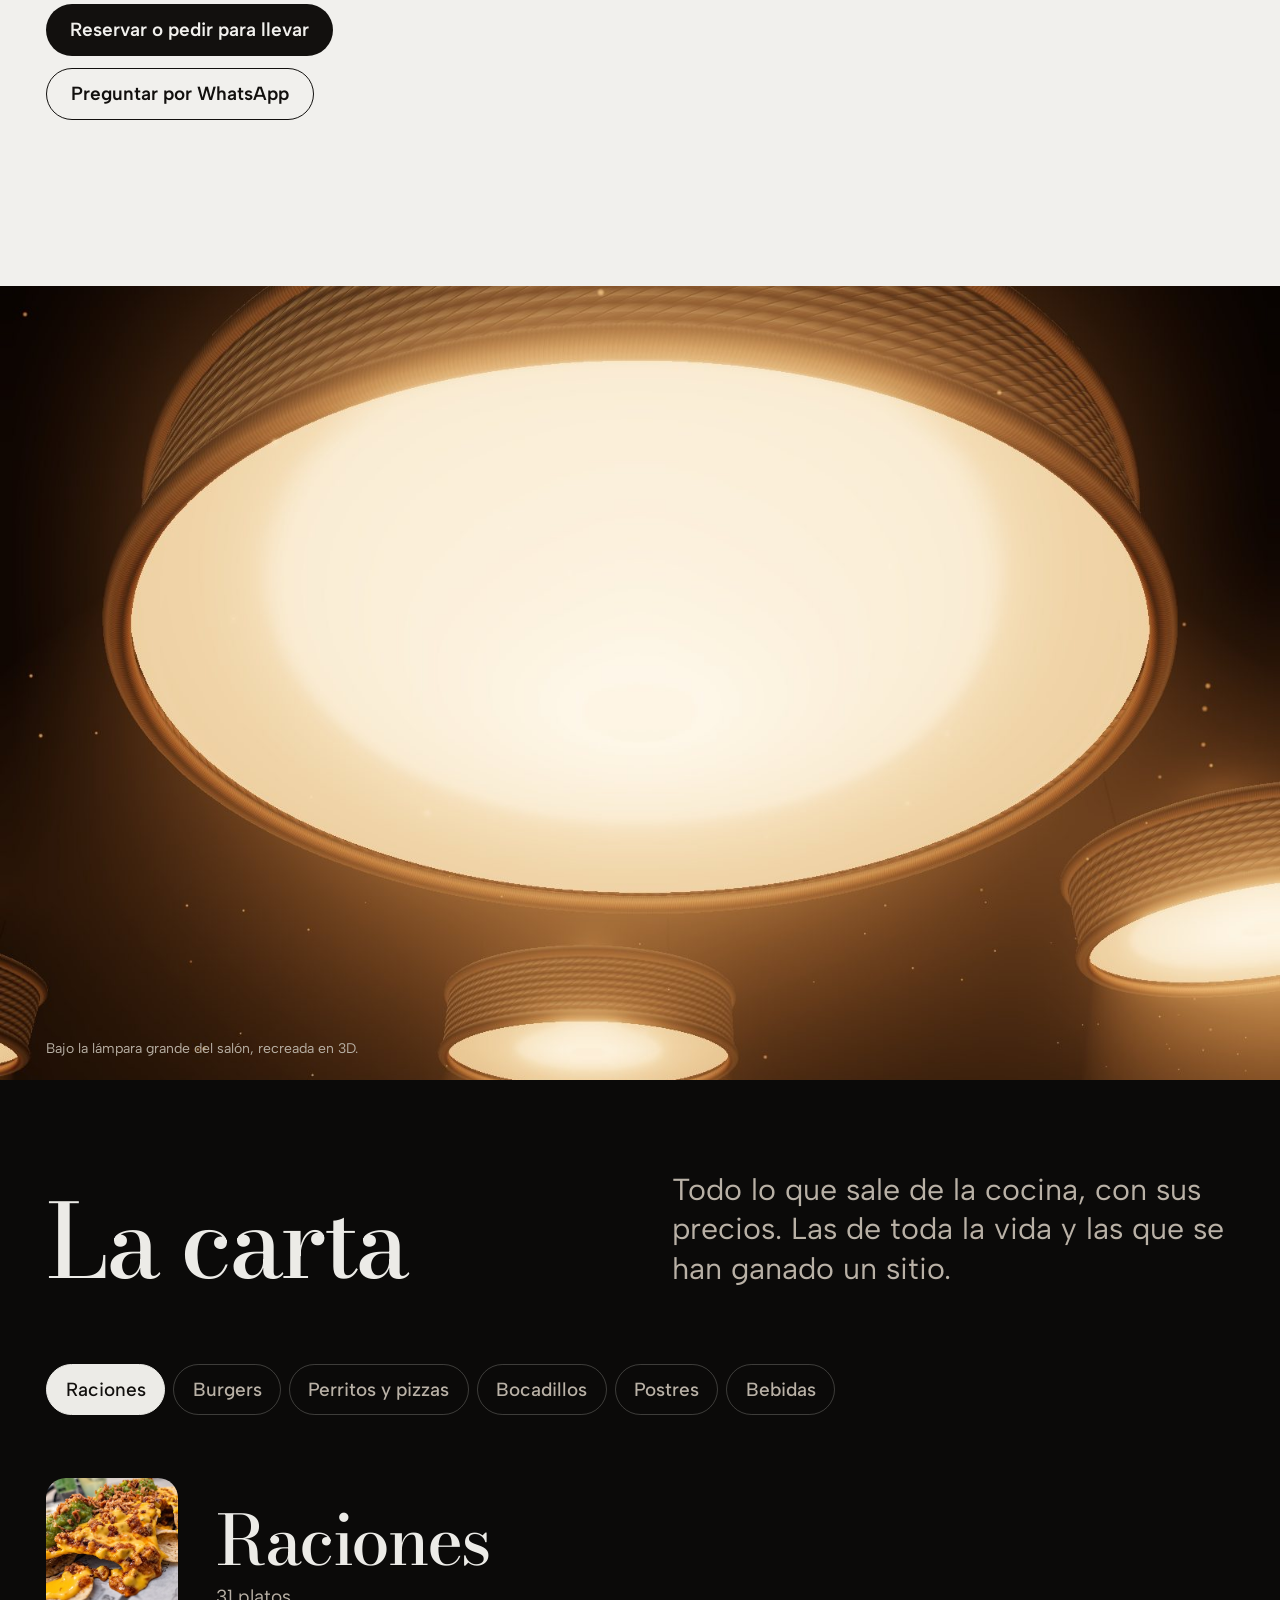
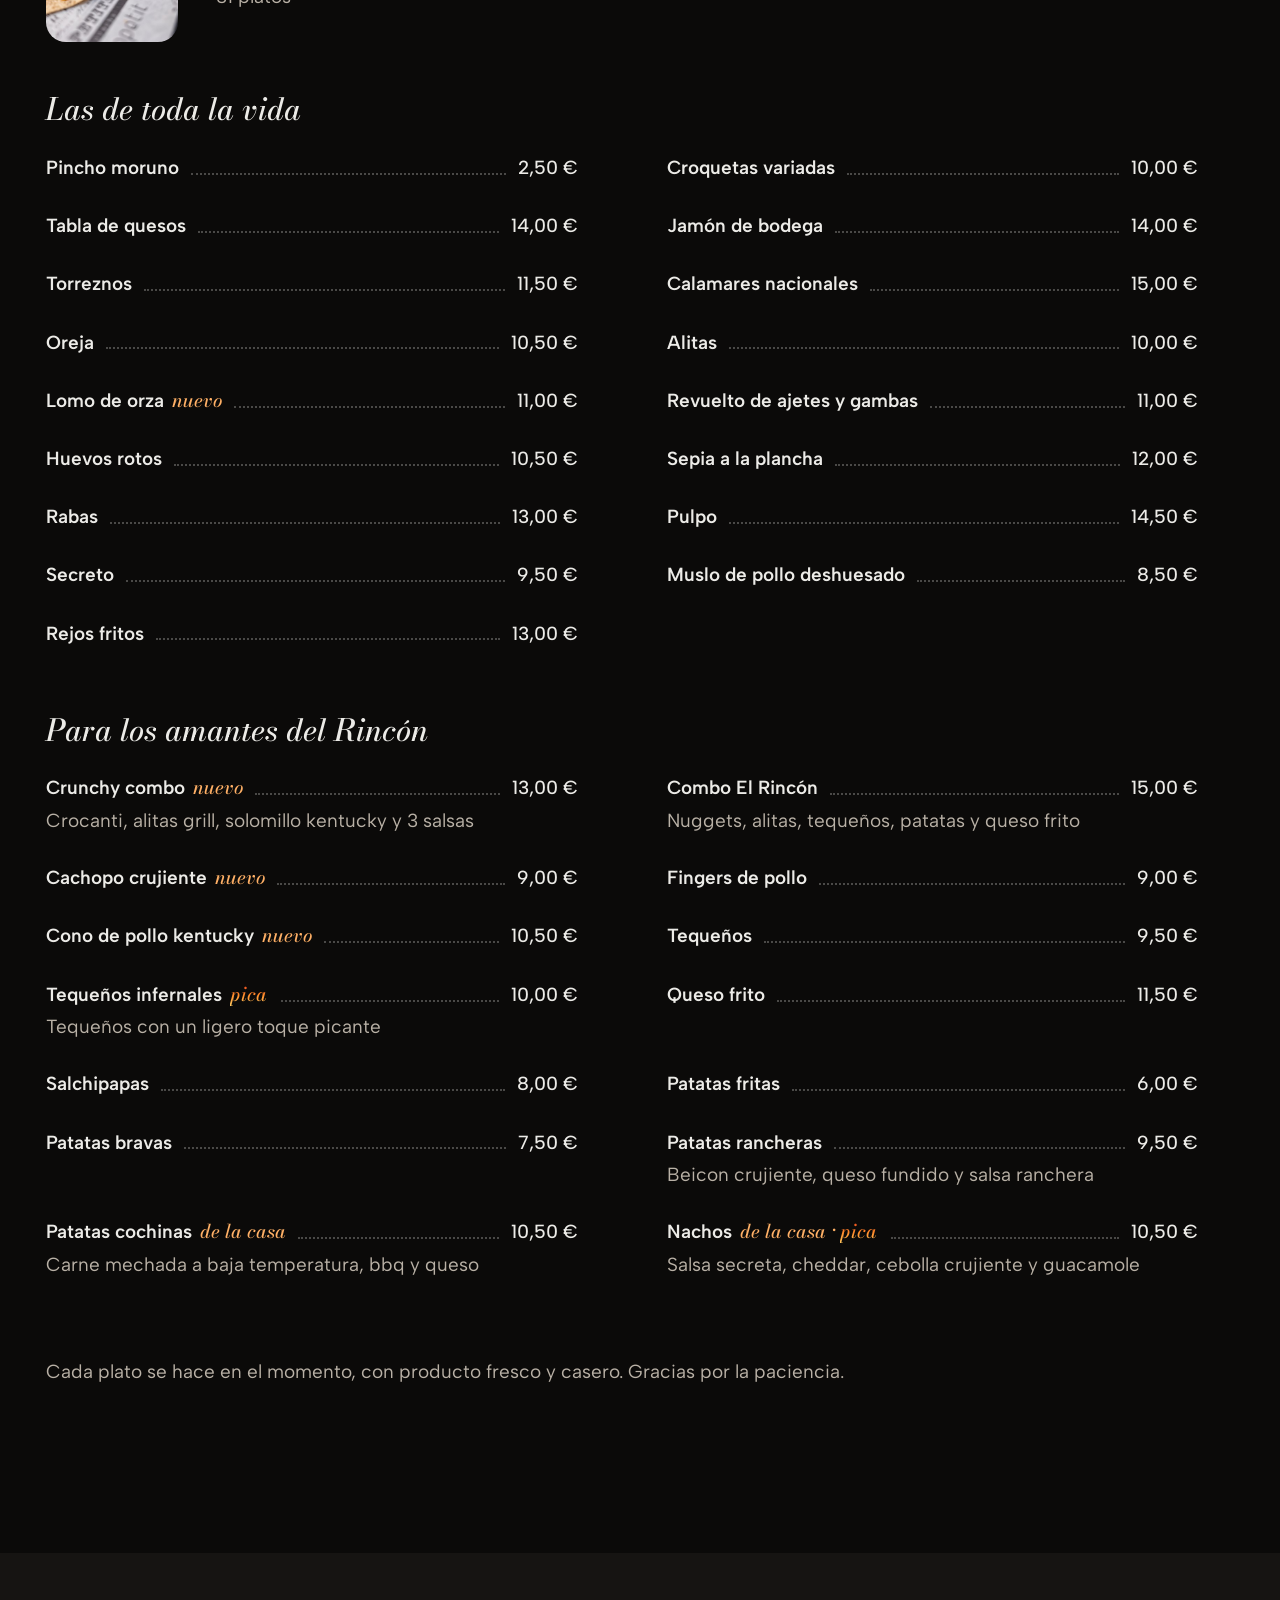
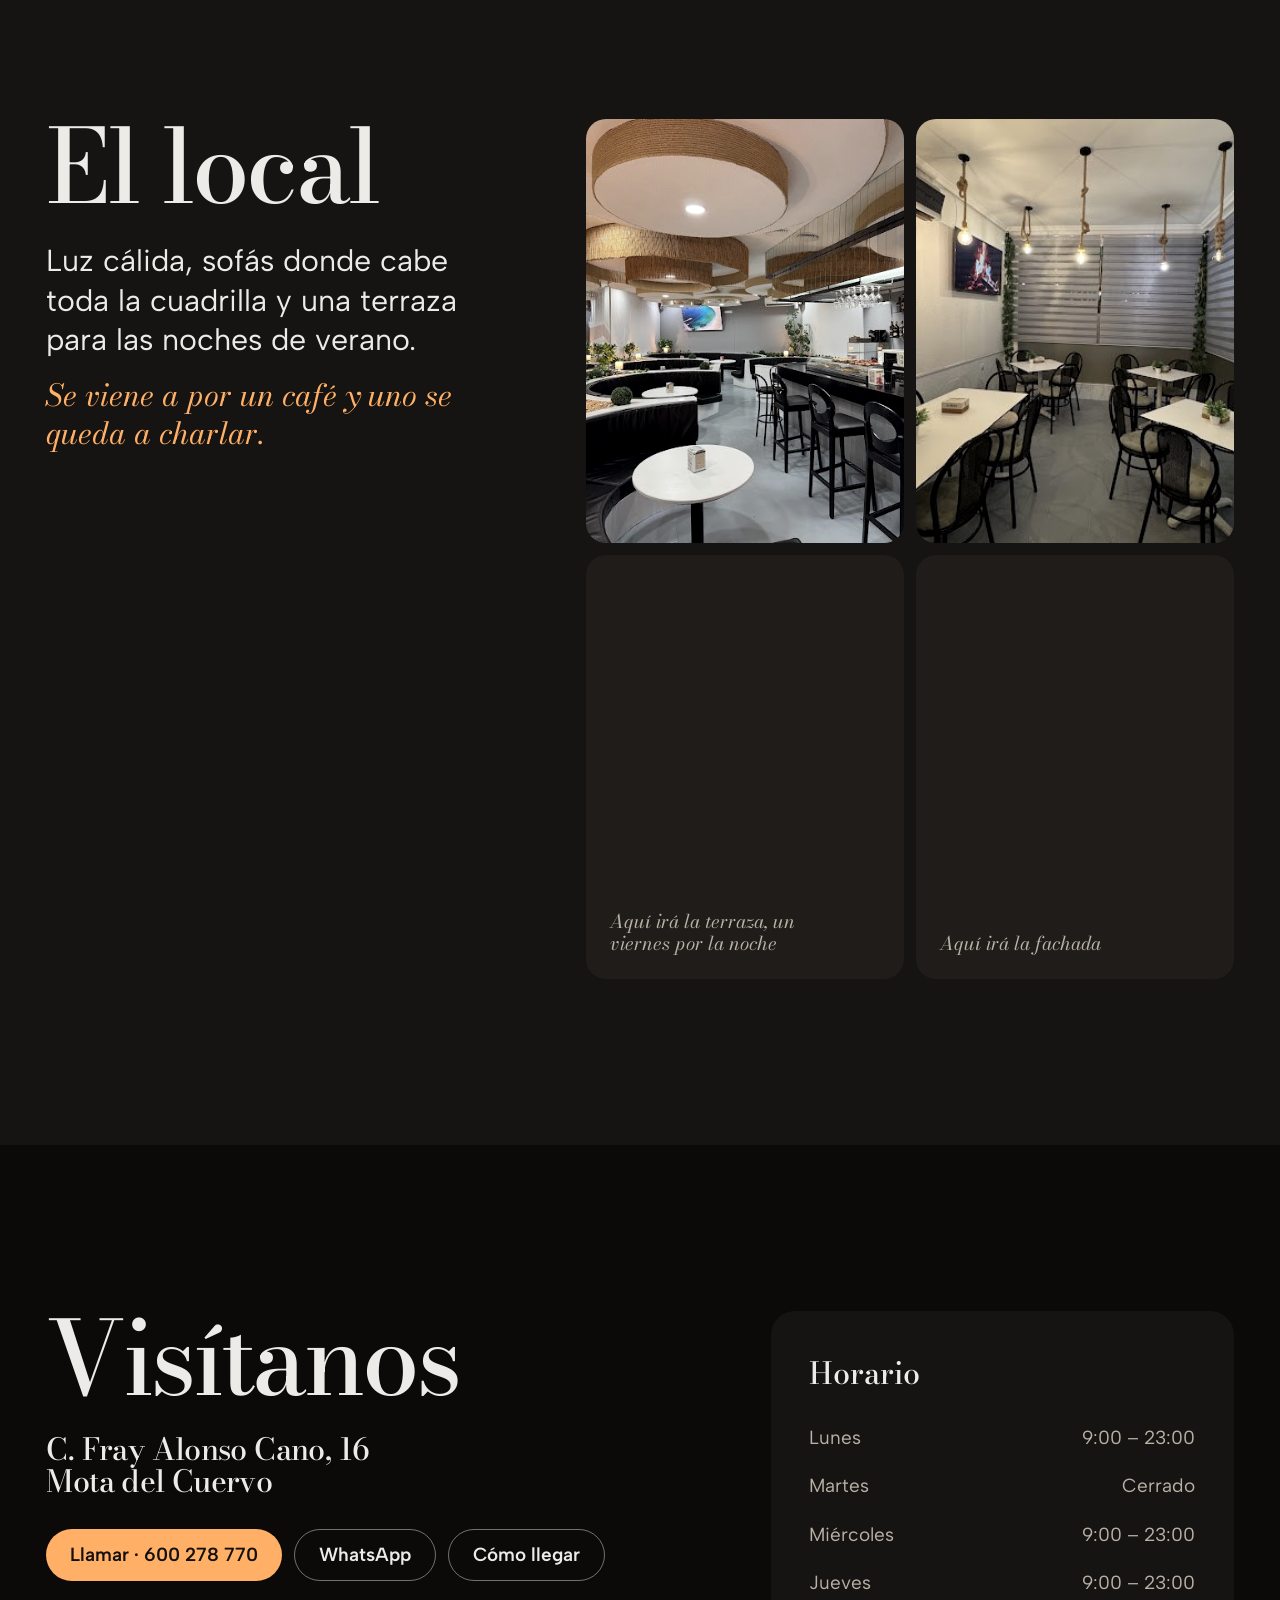
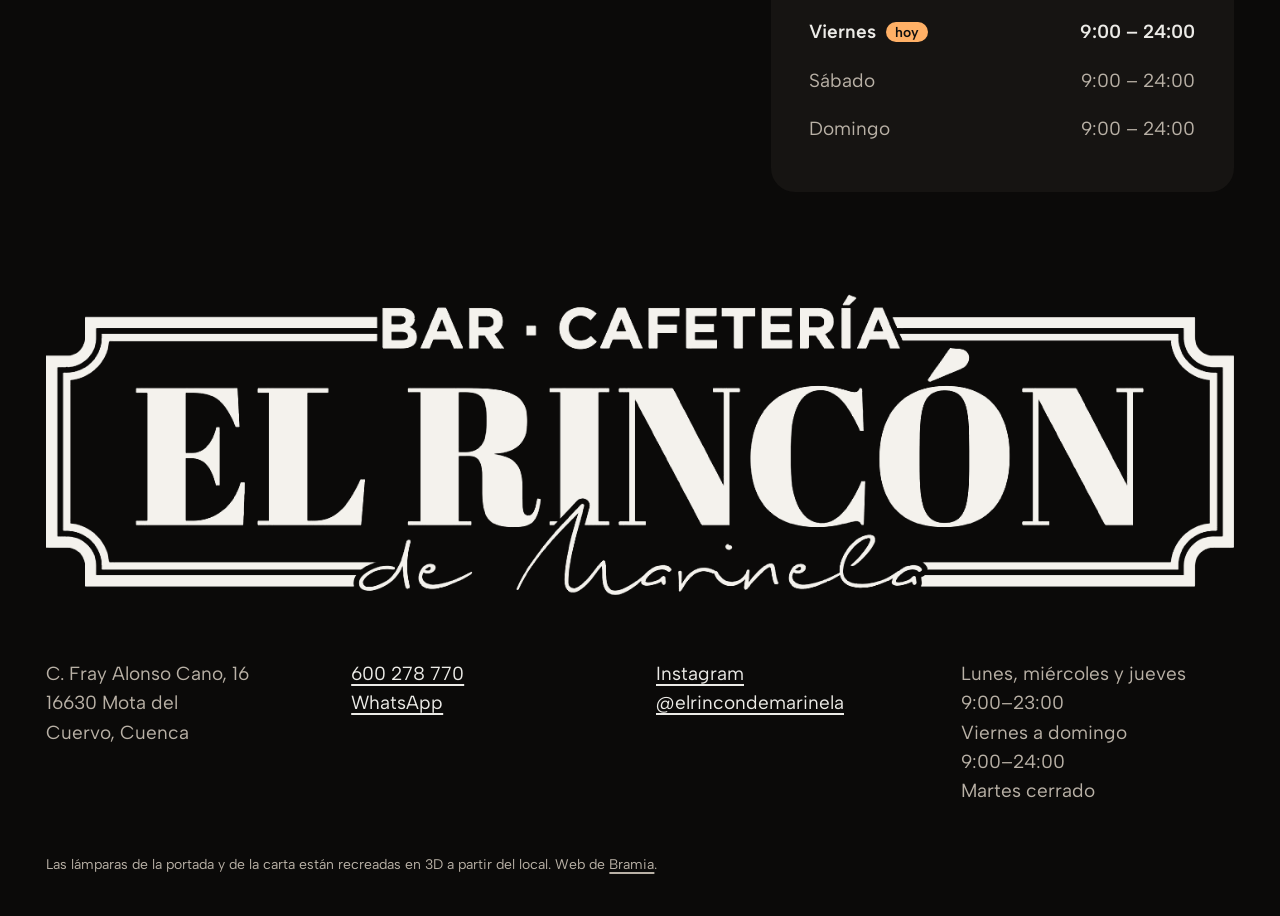
<file: muestras/marinela-3/index.html>
<!doctype html>
<html lang="es">
<head>
<meta charset="utf-8">
<meta name="viewport" content="width=device-width, initial-scale=1, viewport-fit=cover">
<title>El Rincón de Marinela · Bar y cafetería en Mota del Cuervo</title>
<meta name="description" content="Bar y cafetería en Mota del Cuervo (Cuenca). Café desde las 9:00, menú del día casero a 13,50 €, raciones, tapas y burgers hasta la noche. C. Fray Alonso Cano, 16 · 600 278 770.">
<meta name="theme-color" content="#0b0a09">
<link rel="canonical" href="https://bramia.es/muestras/marinela-3/">
<meta name="robots" content="noindex">
<meta property="og:type" content="restaurant">
<meta property="og:locale" content="es_ES">
<meta property="og:title" content="El Rincón de Marinela · Bar y cafetería en Mota del Cuervo">
<meta property="og:description" content="Café desde las 9:00, menú del día casero y raciones y burgers hasta la noche, bajo sus lámparas de cuerda.">
<meta property="og:url" content="https://bramia.es/muestras/marinela-3/">
<meta property="og:image" content="https://bramia.es/muestras/marinela-3/assets/img/og.jpg">
<link rel="icon" href="assets/img/favicon.svg" type="image/svg+xml">
<link rel="preload" href="assets/fuentes/bodoni-moda-wght.woff2" as="font" type="font/woff2" crossorigin>
<link rel="preload" href="assets/fuentes/albert-sans-latin-wght.woff2" as="font" type="font/woff2" crossorigin>
<link rel="stylesheet" href="assets/css/estilos.css?v=3">
<script type="importmap">{"imports":{"three":"./assets/vendor/three/three.module.js","three/addons/":"./assets/vendor/three/addons/"}}</script>
<script type="application/ld+json">
{
  "@context": "https://schema.org",
  "@type": "BarOrPub",
  "name": "El Rincón de Marinela",
  "alternateName": "Bar · Cafetería El Rincón de Marinela",
  "url": "https://bramia.es/muestras/marinela-3/",
  "telephone": "+34600278770",
  "image": "https://bramia.es/muestras/marinela-3/assets/img/og.jpg",
  "logo": "https://bramia.es/muestras/marinela-3/assets/img/logo.png",
  "priceRange": "10–20 €",
  "servesCuisine": ["Tapas", "Raciones", "Hamburguesas", "Menú del día", "Desayunos"],
  "acceptsReservations": true,
  "hasMenu": "https://bramia.es/muestras/marinela-3/#carta",
  "address": { "@type": "PostalAddress", "streetAddress": "C. Fray Alonso Cano, 16", "addressLocality": "Mota del Cuervo", "addressRegion": "Cuenca", "postalCode": "16630", "addressCountry": "ES" },
  "geo": { "@type": "GeoCoordinates", "latitude": 39.501128, "longitude": -2.870038 },
  "openingHoursSpecification": [
    { "@type": "OpeningHoursSpecification", "dayOfWeek": ["Monday", "Wednesday", "Thursday"], "opens": "09:00", "closes": "23:00" },
    { "@type": "OpeningHoursSpecification", "dayOfWeek": ["Friday", "Saturday", "Sunday"], "opens": "09:00", "closes": "24:00" }
  ],
  "amenityFeature": { "@type": "LocationFeatureSpecification", "name": "Terraza", "value": true },
  "sameAs": ["https://www.instagram.com/elrincondemarinela/"]
}
</script>
</head>
<body>
<a class="saltar" href="#principal">Saltar al contenido</a>

<header class="nav" data-nav>
  <a class="nav-marca" href="#arriba" aria-label="El Rincón de Marinela, inicio"><img src="assets/img/logo-claro.png" alt="" width="1434" height="363"></a>
  <nav class="nav-enlaces" aria-label="Secciones">
    <a href="#menu">Menú del día</a>
    <a href="#carta">Carta</a>
    <a href="#local">El local</a>
    <a href="#visitanos">Visítanos</a>
  </nav>
  <a class="boton boton-luz nav-llamar" href="tel:+34600278770"><span class="solo-ancho">Llamar&nbsp;·&nbsp;</span>600&nbsp;278&nbsp;770</a>
</header>

<main id="principal">

  <!-- PORTADA: el techo del Rincón -->
  <section class="portada" id="arriba" aria-labelledby="titulo">
    <canvas class="techo" data-techo aria-hidden="true"></canvas>
    <div class="portada-velo" aria-hidden="true"></div>
    <div class="portada-texto marco">
      <p class="ahora" data-ahora><span class="ahora-luz" aria-hidden="true"></span><span data-ahora-texto>Abrimos todos los días menos el martes, desde las 9:00</span></p>
      <h1 id="titulo" class="portada-titulo"><span class="linea"><span>El Rincón</span></span> <span class="linea"><span>de Marinela</span></span></h1>
      <div class="portada-pie">
        <p class="portada-frase">Bar y cafetería en Mota del Cuervo. Café desde las nueve, menú del día a mediodía y raciones y burgers hasta la noche.</p>
        <div class="acciones">
          <a class="boton boton-luz" href="#menu">Ver el menú de hoy</a>
          <a class="boton boton-claro" href="#carta">Ver la carta</a>
        </div>
      </div>
      <div class="luz-control" data-luz-control>
        <p class="luz-titulo" id="luz-titulo">La luz del Rincón</p>
        <div class="luz-botones" role="group" aria-labelledby="luz-titulo">
          <button type="button" data-luz="manana">Mañana</button>
          <button type="button" data-luz="mediodia">Mediodía</button>
          <button type="button" data-luz="noche">Noche</button>
        </div>
        <p class="luz-sirve" data-luz-sirve></p>
        <p class="luz-nota" data-luz-nota>Sigue la hora real de Mota del Cuervo.</p>
      </div>
    </div>
  </section>

  <!-- MENÚ DEL DÍA -->
  <section class="menu" id="menu" aria-labelledby="menu-titulo">
    <div class="marco menu-rejilla">
      <div class="menu-cabeza">
        <h2 id="menu-titulo" class="titulo" data-revela>Menú del día</h2>
        <p class="menu-fecha" data-revela><span class="menu-dia" data-menu-dia>Hoy</span><span data-menu-fecha>Cambia cada día</span></p>
        <p class="menu-precio" data-revela><span data-menu-precio>13,50 €</span></p>
        <p class="menu-incluye" data-revela>Primero, segundo y postre o café.</p>
        <div class="acciones acciones-izq" data-revela>
          <a class="boton boton-tinta" href="tel:+34600278770">Reservar o pedir para llevar</a>
          <a class="boton boton-linea" data-wa href="https://wa.me/34600278770?text=Hola%2C%20%C2%BFqu%C3%A9%20hay%20hoy%20de%20men%C3%BA%20del%20d%C3%ADa%3F" target="_blank" rel="noopener">Preguntar por WhatsApp</a>
        </div>
      </div>
      <div class="menu-platos">
        <div class="menu-col" data-revela>
          <h3 class="menu-sub">Primeros</h3>
          <ol class="menu-lista" data-menu-primeros></ol>
        </div>
        <div class="menu-col" data-revela>
          <h3 class="menu-sub">Segundos</h3>
          <ol class="menu-lista" data-menu-segundos></ol>
        </div>
        <p class="menu-nota" data-menu-nota data-revela>Menú de ejemplo. El bar lo publica cada mañana desde su móvil.</p>
      </div>
    </div>
  </section>

  <!-- LA CARTA -->
  <section class="carta" id="carta" aria-labelledby="carta-titulo">
    <figure class="banda" data-banda>
      <picture>
        <source media="(max-width: 700px)" srcset="assets/img/lampara-abajo-movil.jpg">
        <img src="assets/img/lampara-abajo.jpg" alt="Una lámpara de cuerda del Rincón vista desde abajo, encendida, recreada en 3D" width="1600" height="1100">
      </picture>
      <figcaption class="marco">Bajo la lámpara grande del salón, recreada en 3D.</figcaption>
    </figure>
    <div class="marco">
      <div class="carta-cabeza">
        <h2 id="carta-titulo" class="titulo titulo-claro" data-revela>La carta</h2>
        <p class="carta-intro" data-revela>Todo lo que sale de la cocina, con sus precios. Las de toda la vida y las que se han ganado un sitio.</p>
      </div>
      <div class="carta-pestanas" role="tablist" aria-label="Partes de la carta" data-pestanas></div>
      <div class="carta-panel" data-panel role="tabpanel" tabindex="0">
        <noscript><p>La carta necesita JavaScript. Llámanos al 600 278 770 y te la cantamos.</p></noscript>
      </div>
      <p class="carta-pie">Cada plato se hace en el momento, con producto fresco y casero. Gracias por la paciencia.</p>
    </div>
  </section>

  <!-- EL LOCAL -->
  <section class="local" id="local" aria-labelledby="local-titulo">
    <div class="marco local-rejilla">
      <div class="local-texto">
        <h2 id="local-titulo" class="titulo titulo-claro" data-revela>El local</h2>
        <p class="local-frase" data-revela>Luz cálida, sofás donde cabe toda la cuadrilla y una terraza para las noches de verano.</p>
        <p class="local-aparte" data-revela>Se viene a por un café y uno se queda a charlar.</p>
      </div>
      <ul class="local-fotos">
        <li class="foto" data-revela><img src="assets/img/local-barra.jpg" alt="La barra y el salón, con sofás negros en curva y lámparas redondas de cuerda en el techo" width="382" height="510"></li>
        <li class="foto" data-revela><img src="assets/img/local-comedor.jpg" alt="El comedor, con mesas blancas, sillas negras y bombillas colgando de cuerdas" width="287" height="510"></li>
        <li class="foto foto-hueco" data-revela><span class="hueco-texto">Aquí irá la terraza, un viernes por la noche</span></li>
        <li class="foto foto-hueco" data-revela><span class="hueco-texto">Aquí irá la fachada</span></li>
      </ul>
    </div>
  </section>

  <!-- VISÍTANOS -->
  <section class="visitanos" id="visitanos" aria-labelledby="visitanos-titulo">
    <div class="marco visitanos-rejilla">
      <div>
        <h2 id="visitanos-titulo" class="titulo titulo-claro" data-revela>Visítanos</h2>
        <p class="direccion" data-revela>C. Fray Alonso Cano, 16<br>Mota del Cuervo</p>
        <div class="acciones acciones-izq" data-revela>
          <a class="boton boton-luz" href="tel:+34600278770">Llamar · 600 278 770</a>
          <a class="boton boton-claro" data-wa href="https://wa.me/34600278770?text=Hola%2C%20quer%C3%ADa%20reservar%20mesa%20en%20El%20Rinc%C3%B3n%20de%20Marinela." target="_blank" rel="noopener">WhatsApp</a>
          <a class="boton boton-claro" href="https://www.google.com/maps/search/?api=1&amp;query=El%20Rinc%C3%B3n%20de%20Marinela%2C%20C.%20Fray%20Alonso%20Cano%2016%2C%20Mota%20del%20Cuervo" target="_blank" rel="noopener">Cómo llegar</a>
        </div>
      </div>
      <div class="horario-caja" data-revela>
        <h3 class="horario-titulo">Horario</h3>
        <table class="horario" data-horario>
          <tbody>
            <tr data-dia="1"><th scope="row">Lunes</th><td>9:00 – 23:00</td></tr>
            <tr data-dia="2"><th scope="row">Martes</th><td>Cerrado</td></tr>
            <tr data-dia="3"><th scope="row">Miércoles</th><td>9:00 – 23:00</td></tr>
            <tr data-dia="4"><th scope="row">Jueves</th><td>9:00 – 23:00</td></tr>
            <tr data-dia="5"><th scope="row">Viernes</th><td>9:00 – 24:00</td></tr>
            <tr data-dia="6"><th scope="row">Sábado</th><td>9:00 – 24:00</td></tr>
            <tr data-dia="0"><th scope="row">Domingo</th><td>9:00 – 24:00</td></tr>
          </tbody>
        </table>
      </div>
    </div>
  </section>
</main>

<footer class="pie">
  <div class="marco">
    <img class="pie-logo" src="assets/img/logo-claro.png" alt="El Rincón de Marinela" width="1434" height="363" loading="lazy">
    <div class="pie-columnas">
      <p>C. Fray Alonso Cano, 16<br>16630 Mota del Cuervo, Cuenca</p>
      <p><a href="tel:+34600278770">600 278 770</a><br><a data-wa href="https://wa.me/34600278770" target="_blank" rel="noopener">WhatsApp</a></p>
      <p><a href="https://www.instagram.com/elrincondemarinela/" target="_blank" rel="noopener">Instagram @elrincondemarinela</a></p>
      <p>Lunes, miércoles y jueves 9:00–23:00<br>Viernes a domingo 9:00–24:00<br>Martes cerrado</p>
    </div>
    <p class="pie-creditos">Las lámparas de la portada y de la carta están recreadas en 3D a partir del local. Web de <a href="https://bramia.es">Bramia</a>.</p>
  </div>
</footer>

<script src="assets/js/carta.js"></script>
<script src="assets/vendor/gsap.min.js"></script>
<script src="assets/vendor/ScrollTrigger.min.js"></script>
<script src="assets/js/app.js?v=3"></script>
<script type="module" src="assets/js/portada.js?v=3"></script>
</body>
</html>
</file>
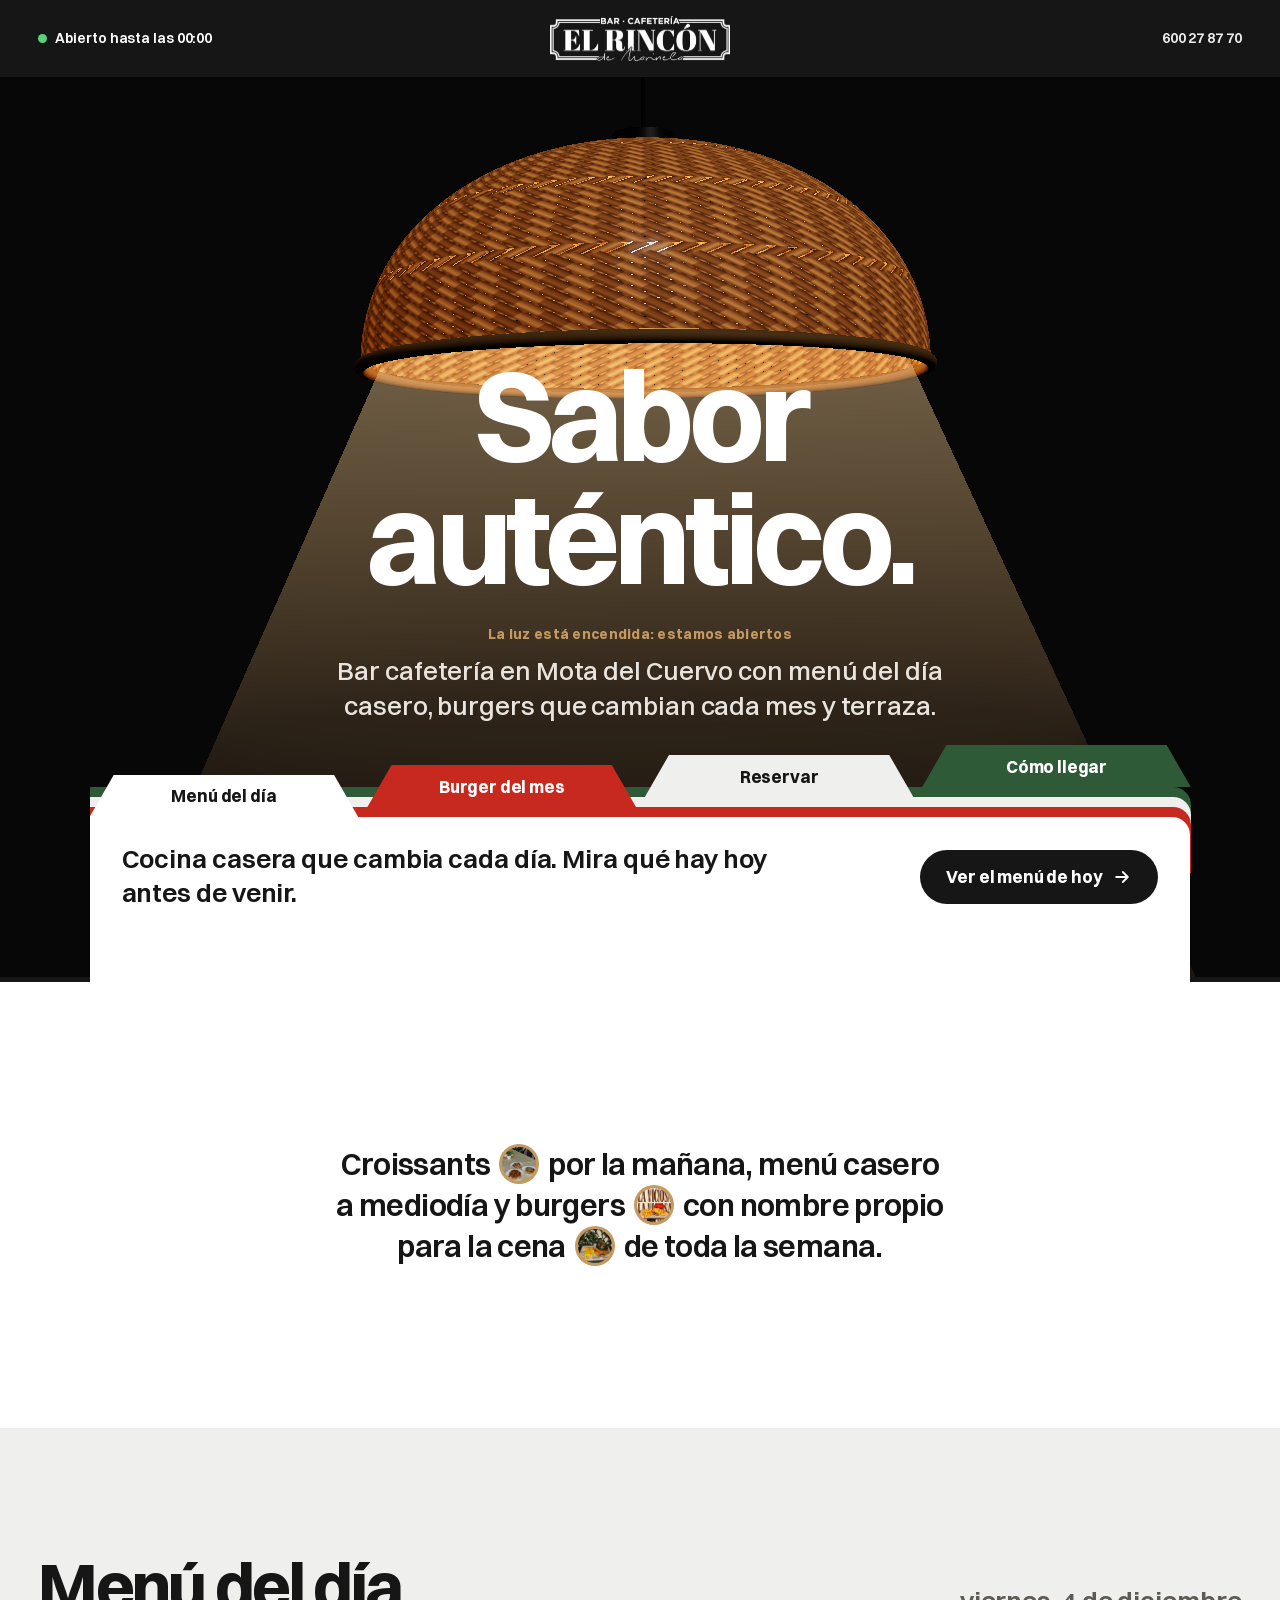
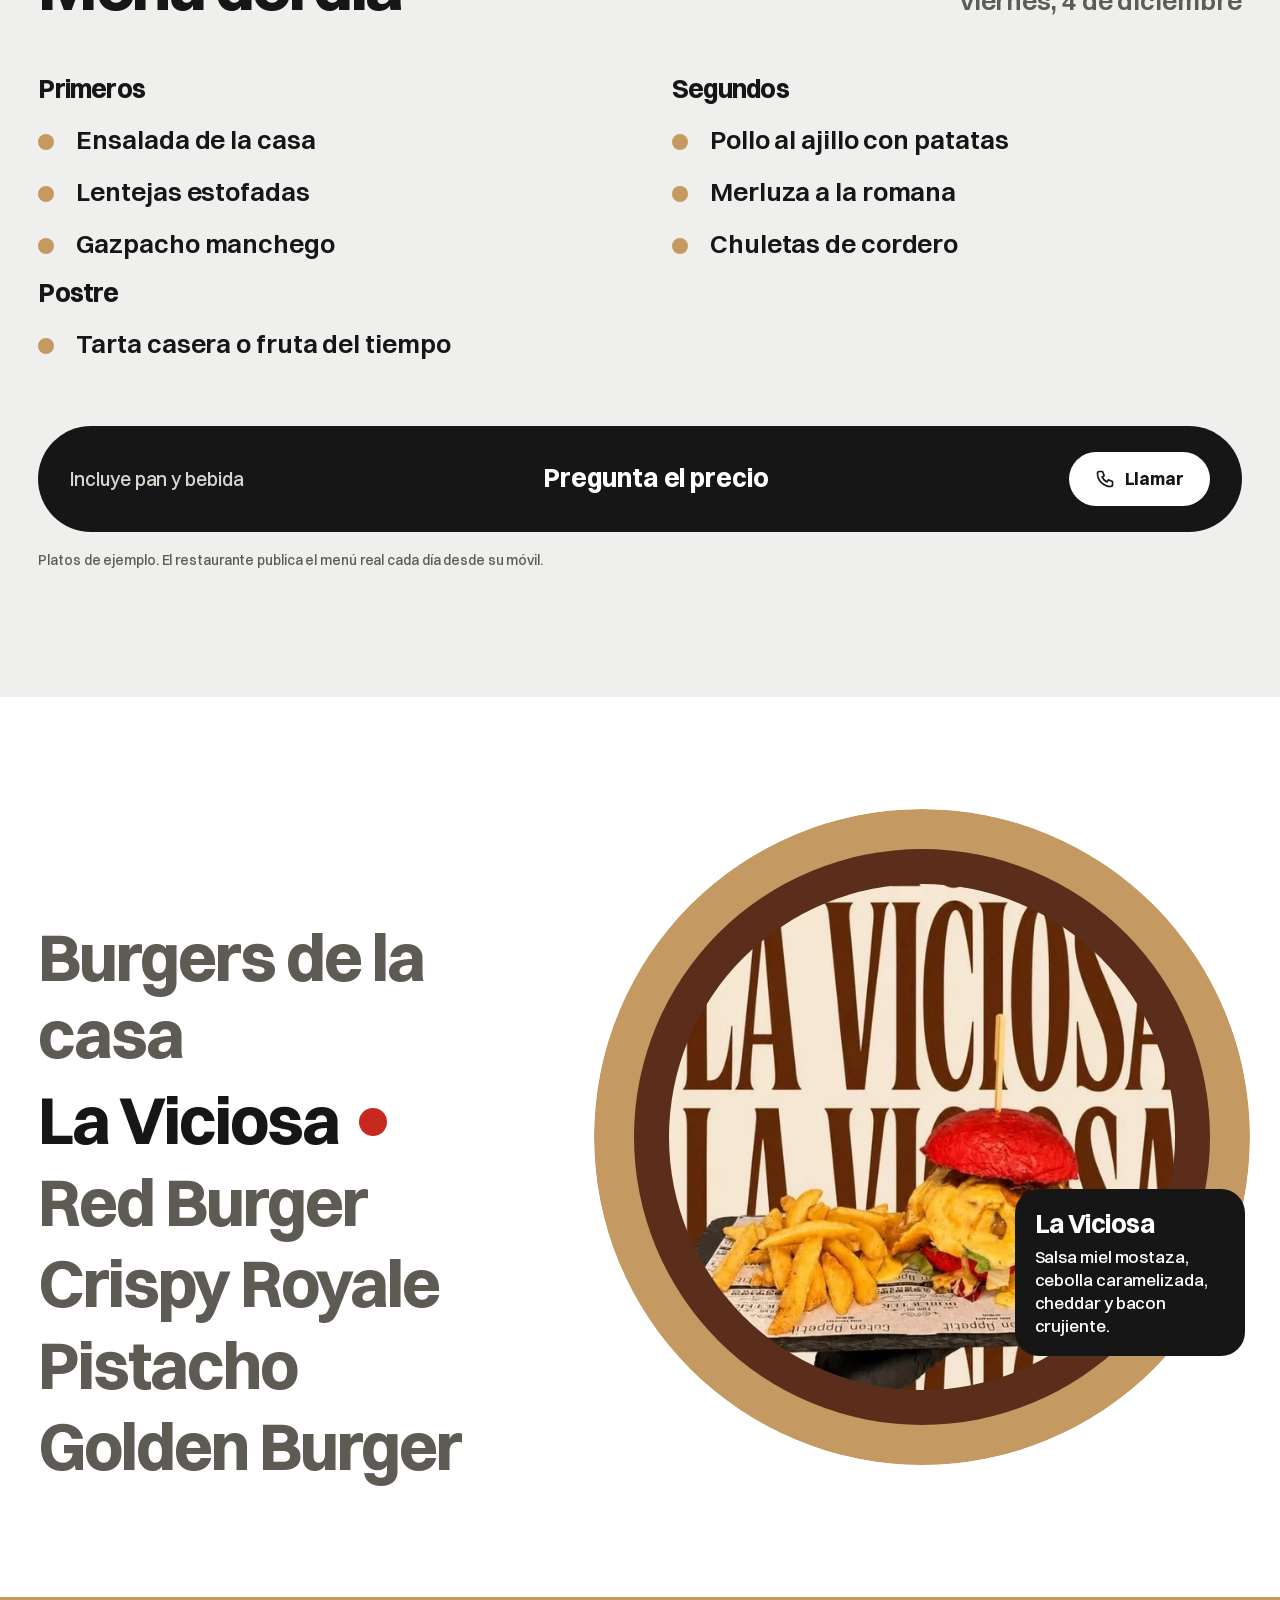
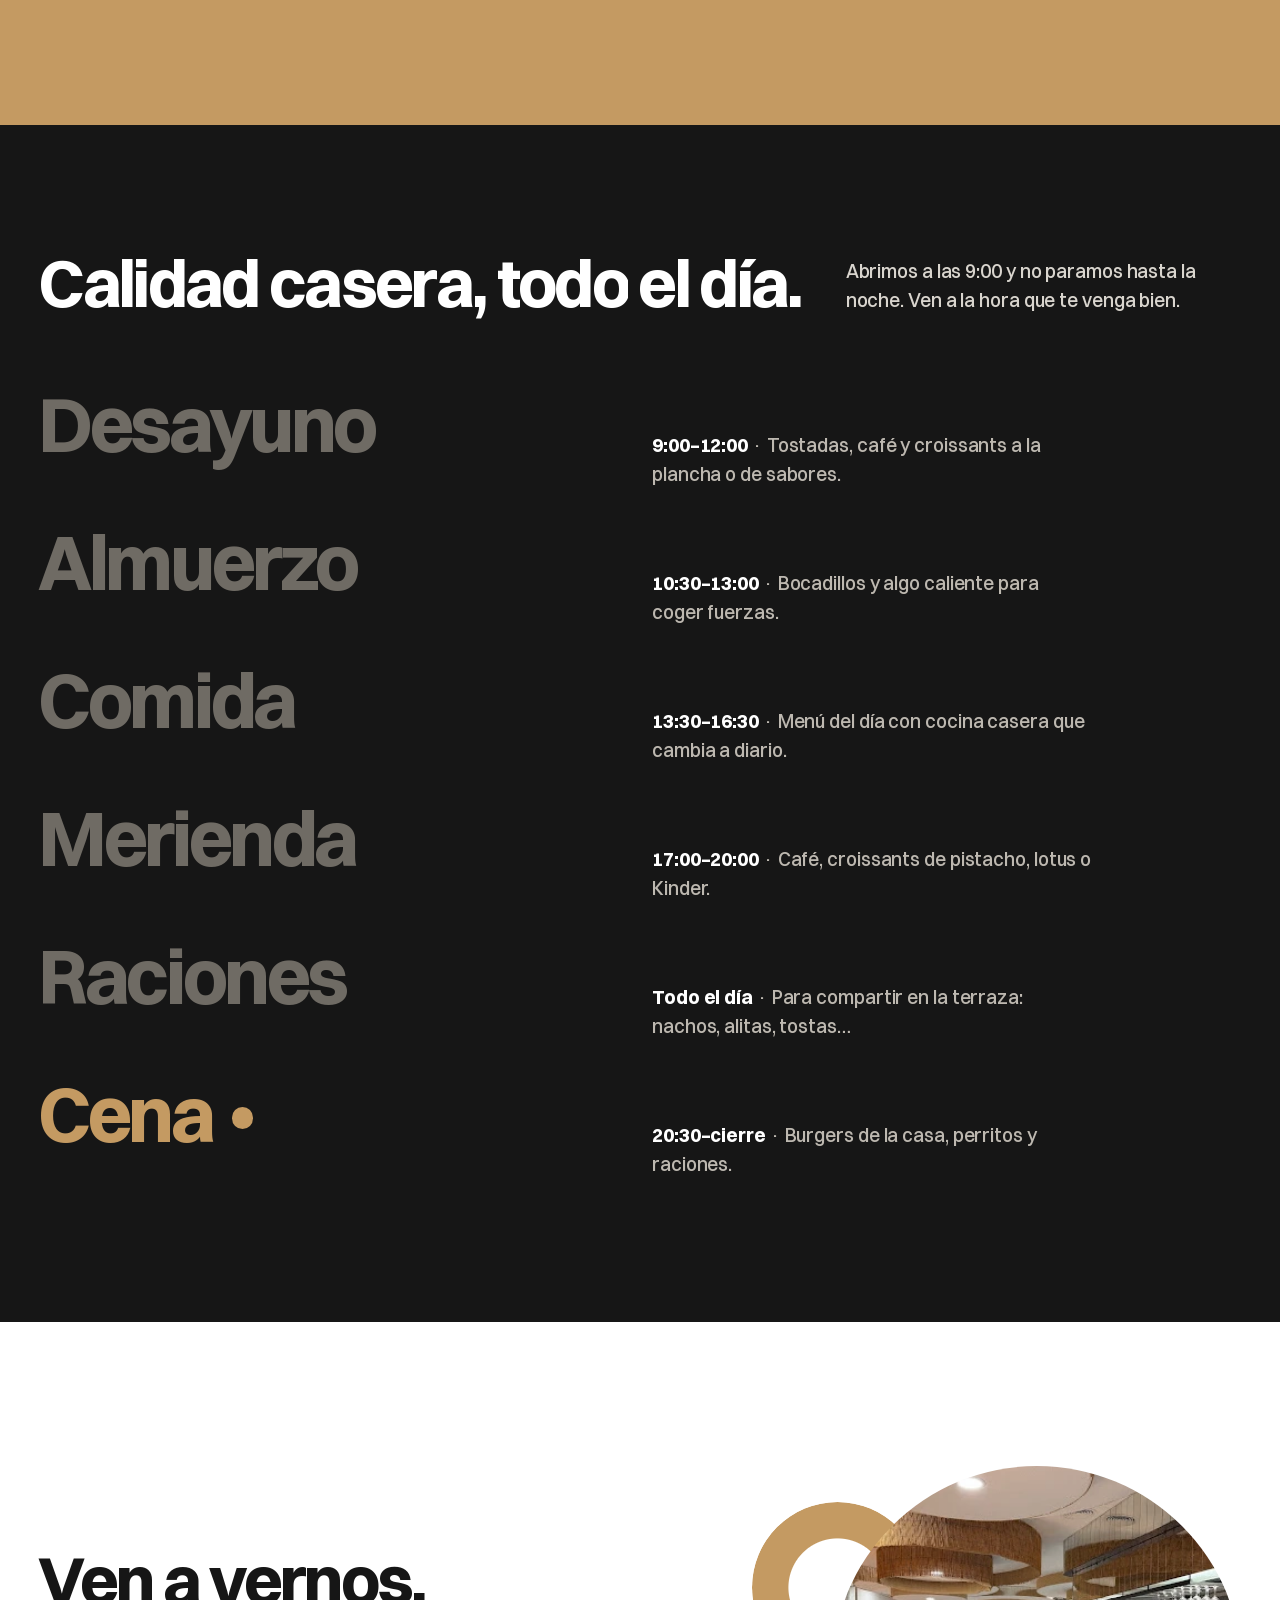
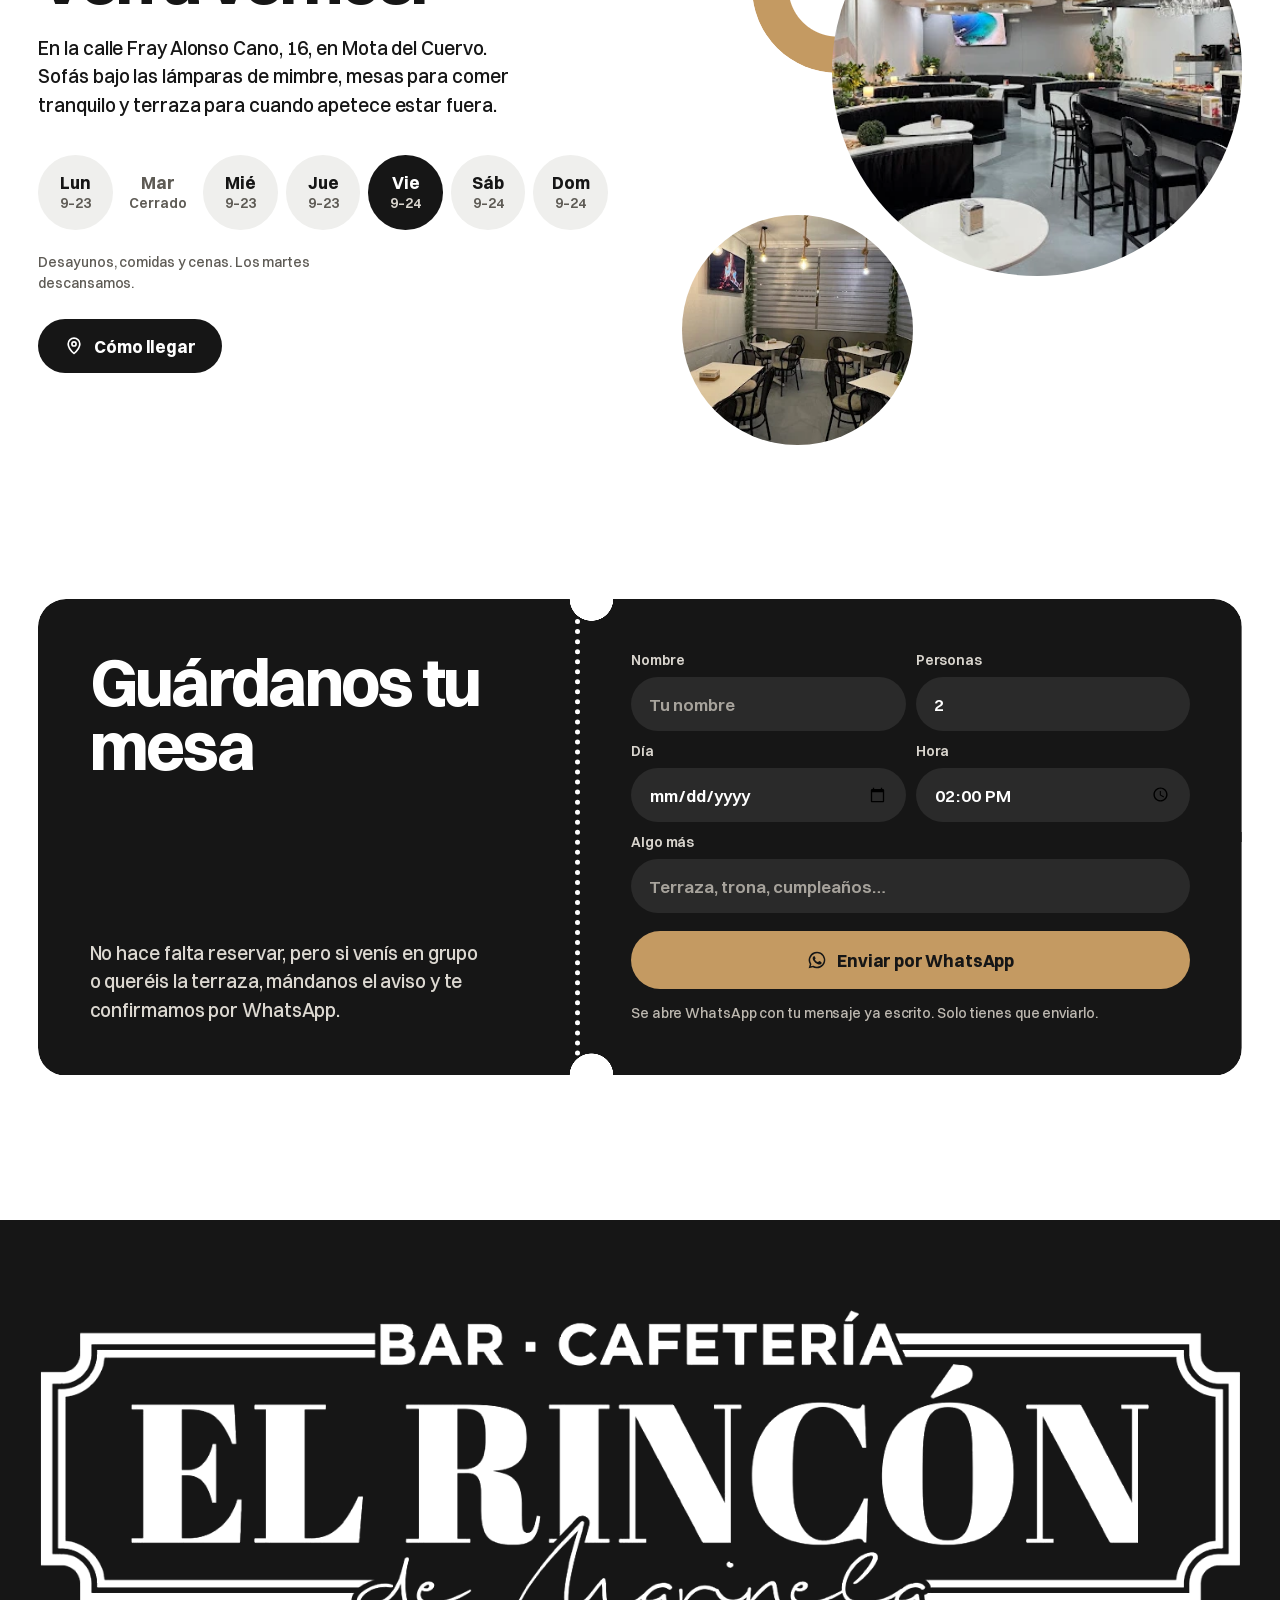
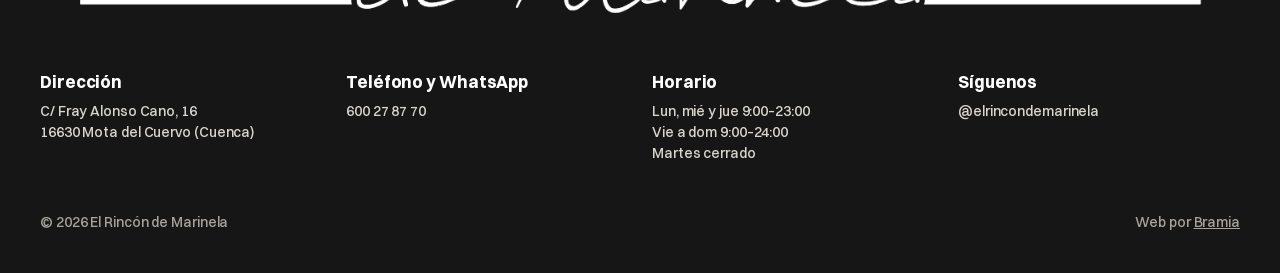
<file: muestras/marinela/index.html>
<!doctype html>
<html lang="es">
<head>
<meta charset="utf-8">
<meta name="viewport" content="width=device-width, initial-scale=1, viewport-fit=cover">
<title>El Rincón de Marinela · Bar cafetería en Mota del Cuervo</title>
<meta name="description" content="Bar cafetería en Mota del Cuervo (Cuenca). Menú del día casero, burgers que cambian cada mes, desayunos y terraza. C/ Fray Alonso Cano, 16 · 600 27 87 70.">
<link rel="canonical" href="https://elrincondemarinela.es/">
<meta name="robots" content="noindex">
<meta name="theme-color" content="#161616">
<meta property="og:type" content="restaurant">
<meta property="og:locale" content="es_ES">
<meta property="og:title" content="El Rincón de Marinela · Sabor auténtico">
<meta property="og:description" content="Menú del día casero y burgers que cambian cada mes. En Mota del Cuervo.">
<meta property="og:url" content="https://elrincondemarinela.es/">
<link rel="preload" href="assets/fuentes/switzer-600.woff2" as="font" type="font/woff2" crossorigin>
<link rel="preload" href="assets/fuentes/switzer-400.woff2" as="font" type="font/woff2" crossorigin>
<script type="application/ld+json">
{
  "@context": "https://schema.org",
  "@type": "Restaurant",
  "name": "El Rincón de Marinela",
  "alternateName": "Bar Cafetería El Rincón de Marinela",
  "url": "https://elrincondemarinela.es/",
  "telephone": "+34600278770",
  "priceRange": "10-20 €",
  "servesCuisine": ["Cocina casera", "Hamburguesas"],
  "acceptsReservations": "True",
  "address": { "@type": "PostalAddress", "streetAddress": "C/ Fray Alonso Cano, 16", "postalCode": "16630", "addressLocality": "Mota del Cuervo", "addressRegion": "Cuenca", "addressCountry": "ES" },
  "openingHoursSpecification": [
    { "@type": "OpeningHoursSpecification", "dayOfWeek": ["Monday", "Wednesday", "Thursday"], "opens": "09:00", "closes": "23:00" },
    { "@type": "OpeningHoursSpecification", "dayOfWeek": ["Friday", "Saturday", "Sunday"], "opens": "09:00", "closes": "23:59" }
  ],
  "amenityFeature": { "@type": "LocationFeatureSpecification", "name": "Terraza", "value": true },
  "sameAs": ["https://www.instagram.com/elrincondemarinela/"]
}
</script>
<style>
@font-face{font-family:"Switzer";src:url(assets/fuentes/switzer-400.woff2) format("woff2");font-weight:400;font-display:swap}
@font-face{font-family:"Switzer";src:url(assets/fuentes/switzer-500.woff2) format("woff2");font-weight:500;font-display:swap}
@font-face{font-family:"Switzer";src:url(assets/fuentes/switzer-600.woff2) format("woff2");font-weight:600 700;font-display:swap}

:root{
  --bg:#FFFFFF;
  --surface:#EFEFED;
  --ink:#161616;
  --muted:#5E5B55;
  --negro:#161616;
  --mimbre:#C49A62;
  --mimbre-osc:#8E6A3C;
  --hoja:#2E5A37;
  --rojo:#C8291F;
  --accent:#161616;
  --accent-ink:#FFFFFF;
  --step-small:clamp(.8125rem,.79rem + .1vw,.875rem);
  --step-body:clamp(1.0625rem,1rem + .25vw,1.1875rem);
  --step-lead:clamp(1.25rem,1.1rem + .7vw,1.625rem);
  --step-head:clamp(2.25rem,1.3rem + 3.6vw,4.4rem);
  --step-hero:clamp(4rem,10vw,10rem);
  --g:clamp(16px,3vw,40px);
  --ease:cubic-bezier(.23,1,.32,1);
  --ease-io:cubic-bezier(.77,0,.175,1);
}
*,*::before,*::after{box-sizing:border-box}
html{scroll-behavior:smooth;scroll-padding-top:20px;-webkit-text-size-adjust:100%}
body{margin:0;background:var(--bg);color:var(--ink);font:400 var(--step-body)/1.5 Switzer,system-ui,sans-serif;letter-spacing:-.005em;overflow-x:clip;-webkit-font-smoothing:antialiased}
img{display:block;max-width:100%;height:auto}
a{color:inherit}
::selection{background:var(--mimbre);color:var(--ink)}
:focus-visible{outline:3px solid var(--mimbre);outline-offset:3px}
h1,h2,h3{font-weight:600;letter-spacing:-.04em;line-height:.95;margin:0}
.envolt{max-width:1440px;margin:0 auto;padding:0 var(--g)}

/* El motivo: el aro de mimbre de sus lámparas */
.aro{display:block;border-radius:50%;background:var(--mimbre);-webkit-mask:radial-gradient(closest-side,transparent calc(var(--hueco,64%) - 1px),#000 var(--hueco,64%));mask:radial-gradient(closest-side,transparent calc(var(--hueco,64%) - 1px),#000 var(--hueco,64%))} /* taste-skill-ignore: corte seco que dibuja el trenzado de mimbre o un aro sólido (el motivo), no un degradado ni una sombra */
.gira{animation:gira 80s linear infinite}
.aro::after{content:"";position:absolute;inset:0}
@keyframes gira{to{transform:rotate(360deg)}}

/* Botones: un solo tipo, redondo como el motivo */
.btn{display:inline-flex;align-items:center;justify-content:center;gap:10px;min-height:54px;padding:0 26px;border-radius:999px;border:0;background:var(--accent);color:var(--accent-ink);font:600 17px/1 Switzer,sans-serif;letter-spacing:-.01em;text-decoration:none;cursor:pointer;transition:transform .16s var(--ease),background .2s ease}
.btn:hover{background:#000}
.btn:active{transform:scale(.97)}
.btn svg{width:20px;height:20px;flex:none}
.btn--claro{background:var(--bg);color:var(--ink)}
.btn--claro:hover{background:var(--surface)}

/* ---------- Cabecera ---------- */
.cab{position:relative;z-index:3;display:grid;grid-template-columns:1fr auto 1fr;align-items:center;padding:16px var(--g);background:var(--negro);color:#fff}
.cab__logo{grid-column:2;width:clamp(150px,14vw,200px)}
.cab__tel{justify-self:end;font-size:14px;font-weight:500;text-decoration:none;opacity:.92}
.estado{justify-self:start;display:inline-flex;align-items:center;gap:8px;font-size:14px;font-weight:500}
.estado i{width:9px;height:9px;border-radius:50%;background:#5AD27A}
.estado.cerrado i{background:#E5584F}

/* ---------- Portada: titular + pila de carpetas ---------- */
.portada{position:relative;background:var(--negro);color:#fff;overflow:hidden;min-height:100svh;display:flex;flex-direction:column;padding-top:clamp(20px,4vh,50px)}
.carpetas{pointer-events:none}
.carpetas a,.carpeta.frente{pointer-events:auto}
.lampara{position:absolute;inset:0 0 auto 0;height:min(100svh,980px);z-index:1;cursor:grab}
.lampara canvas{width:100%;height:100%;display:block}
.portada__txt{margin-top:clamp(150px,27vh,280px)}
.portada__txt{position:relative;z-index:2;text-align:center;padding:0 var(--g)}
.portada h1{font-size:var(--step-hero);letter-spacing:-.045em;line-height:.92}
.portada h1 .l{display:block;overflow:hidden;padding:.08em 0 .04em;margin:-.08em 0 -.04em}
.portada h1 .l>span{display:block;transform:translateY(105%);animation:sube1 .75s var(--ease) forwards}
.portada h1 .l:nth-child(2)>span{animation-delay:.08s}
@keyframes sube1{to{transform:none}}
.portada__sub{max-width:46ch;margin:28px auto 0;font-size:var(--step-lead);line-height:1.35;color:#E9E5DE;opacity:0;animation:aparece .8s .45s var(--ease) forwards}
.luz-estado{display:block;font-size:var(--step-small);font-weight:600;letter-spacing:.02em;color:var(--mimbre);margin-bottom:10px}
@keyframes aparece{from{opacity:0;transform:translateY(16px)}to{opacity:1;transform:none}}

.carpetas{position:relative;z-index:2;margin-top:auto;padding-top:clamp(48px,7vh,90px)}
.carpeta{position:relative;width:86%;margin:-56px auto 0;padding:26px 32px 40px;border-radius:0 18px 0 0;background:var(--c);color:var(--t,#161616);text-decoration:none;display:block;transform:translateY(60px);opacity:0;animation:carpeta .9s var(--ease) forwards;animation-delay:calc(.55s + var(--i)*.09s);transition:transform .35s var(--ease)}
.carpeta:first-child{margin-top:0}
@keyframes carpeta{to{transform:none;opacity:1}}
.carpeta::before{content:"";position:absolute;bottom:100%;left:var(--x);width:24.4%;height:42px;background:var(--c);clip-path:polygon(9% 0,91% 0,100% 100%,0 100%)}
.carpeta__pest{position:absolute;bottom:100%;left:var(--x);width:24.4%;height:42px;display:grid;place-items:center;font:600 17px/1 Switzer,sans-serif;letter-spacing:-.01em;z-index:1}
.carpeta:not(.frente):hover{transform:translateY(-10px)}
.carpeta__pest .corto{display:none}
.carpeta.frente{padding-bottom:clamp(40px,8vh,90px)}
.carpetas.abanico .carpeta:not(.frente){transition:transform .35s var(--ease)}
.frente__fila{display:flex;flex-wrap:wrap;align-items:center;justify-content:space-between;gap:20px}
.frente__fila p{margin:0;max-width:46ch;font-size:var(--step-lead);line-height:1.3;font-weight:500}

/* ---------- Declaración con miniaturas ---------- */
.frase{padding:clamp(110px,18vh,200px) var(--g)}
.frase p{max-width:34ch;margin:0 auto;text-align:center;font-weight:500;font-size:clamp(24px,2.4vw,36px);line-height:1.3;letter-spacing:-.02em}
.mini{display:inline-block;width:1.3em;height:1.3em;margin:0 .12em;vertical-align:-.3em;border-radius:50%;padding:3px;background:var(--mimbre);transform:scale(.6) rotate(-30deg);opacity:0;transition:transform .7s var(--ease),opacity .4s ease;transition-delay:calc(var(--i)*90ms)}
.mini img{width:100%;height:100%;object-fit:cover;border-radius:50%}
.frase.dentro .mini{transform:none;opacity:1}

/* ---------- Menú del día ---------- */
.menu{background:var(--surface);padding:clamp(100px,14vh,180px) 0}
.menu__cab{display:flex;flex-wrap:wrap;justify-content:space-between;align-items:baseline;gap:16px 40px}
.menu h2{font-size:var(--step-head)}
.menu__fecha{font-size:var(--step-lead);font-weight:500;color:var(--muted)}
.platos{display:grid;grid-template-columns:repeat(2,minmax(0,1fr));gap:20px 64px;margin-top:56px}
.grupo h3{font-size:var(--step-lead);letter-spacing:-.03em;margin-bottom:22px}
.grupo ul{list-style:none;margin:0;padding:0;display:grid;gap:18px}
.grupo li{display:grid;grid-template-columns:22px 1fr;gap:16px;align-items:baseline;font-size:var(--step-lead);font-weight:500;line-height:1.3;opacity:0;transform:translateY(14px);transition:opacity .6s ease,transform .7s var(--ease);transition-delay:calc(var(--i,0)*70ms)}
.menu.dentro .grupo li{opacity:1;transform:none}
.grupo li::before{content:"";width:16px;height:16px;border-radius:50%;background:var(--mimbre);transform:translateY(1px)}
.menu__pie{display:flex;flex-wrap:wrap;justify-content:space-between;align-items:center;gap:20px;margin-top:64px;padding:26px 32px;border-radius:999px;background:var(--negro);color:#fff}
.menu__pie b{font-size:var(--step-lead);font-weight:600}
.menu__pie span{color:#D9D5CE}
.menu__vacio{display:none;margin-top:40px;font-size:var(--step-lead);max-width:40ch}
.menu.sin-menu .platos,.menu.sin-menu .menu__pie{display:none}
.menu.sin-menu .menu__vacio{display:block}
.ejemplo{display:block;margin-top:18px;font-size:var(--step-small);color:var(--muted)}

/* ---------- Burgers: objeto sobre el disco ---------- */
.burgers{position:relative;min-height:100svh;padding:clamp(80px,10vh,120px) 0;overflow:hidden;background:var(--bg)}
.burgers__in{display:grid;grid-template-columns:minmax(0,.9fr) minmax(0,1.1fr);gap:40px;align-items:center;min-height:calc(100svh - 200px)}
.indice{align-self:end;list-style:none;margin:0;padding:0}
.indice h2{font-size:var(--step-head);line-height:1.15;letter-spacing:-.03em;color:var(--muted);font-weight:600;margin-bottom:6px}
.indice button{display:block;width:100%;text-align:left;background:none;border:0;padding:4px 0;cursor:pointer;font:600 var(--step-head)/1.1 Switzer,sans-serif;letter-spacing:-.03em;color:var(--muted);transition:color .2s ease}
.indice button:hover,.indice button[aria-pressed="true"]{color:var(--ink)}
.indice button[aria-pressed="true"]::after{content:"";display:inline-block;width:.42em;height:.42em;margin-left:.3em;border-radius:50%;background:var(--rojo);vertical-align:.12em}
.disco{position:relative;justify-self:center;width:min(64vh,620px);aspect-ratio:1}
.disco .aro{position:absolute;inset:-7%;--hueco:73%}
.disco__fondo{position:absolute;inset:0;border-radius:50%;background:var(--c,#2E5A37);transition:background .5s ease}
.disco__foto{position:absolute;inset:6%;border-radius:50%;overflow:hidden}
.disco__foto img{position:absolute;inset:0;width:100%;height:100%;object-fit:cover;object-position:var(--pos,50% 70%);opacity:0;transform:scale(1.08);transition:opacity .3s ease,transform .6s var(--ease)}
.disco__foto img.on{opacity:1;transform:none}
.dato{position:absolute;right:-6%;bottom:12%;max-width:230px;margin:0;padding:18px 20px;border-radius:24px;background:var(--negro);color:#fff;font-size:17px;line-height:1.35}
.dato b{display:block;font-size:var(--step-lead);letter-spacing:-.02em;margin-bottom:4px}

/* ---------- Franja de mimbre ---------- */
.franja{height:clamp(70px,10vw,130px);background:var(--mimbre)}

/* ---------- Todo el día ---------- */
.dia-entero{padding:clamp(100px,14vh,170px) 0;background:var(--negro);color:#fff;overflow:hidden}
.dia-entero__cab{display:flex;flex-wrap:wrap;justify-content:space-between;align-items:flex-end;gap:20px 40px}
.dia-entero h2{font-size:var(--step-head)}
.dia-entero__cab p{margin:0;max-width:36ch;color:#D9D5CE}
.momentos{list-style:none;margin:56px 0 0;padding:0}
.momento{display:grid;grid-template-columns:minmax(0,1fr) minmax(0,1fr);align-items:baseline;gap:24px;padding:18px 0 18px 0;position:relative;opacity:0;transform:translateY(24px);transition:opacity .6s ease,transform .8s var(--ease),color .3s ease;transition-delay:calc(var(--i)*70ms)}
.momento+.momento{margin-top:2px}
.dia-entero.dentro .momento{opacity:1;transform:none}
.momento b{font-size:clamp(40px,6vw,96px);font-weight:600;letter-spacing:-.045em;line-height:.95;color:#6F6B64;transition:color .3s ease}
.momento span{font-size:var(--step-lead);font-weight:500;color:#D9D5CE}
.momento p{margin:0;color:#BDB8B0;max-width:40ch}
.momento p strong{color:#fff;font-weight:600}
.momento.ahora b{color:var(--mimbre)}
.momento.ahora b::after{content:"";display:inline-block;width:.28em;height:.28em;margin-left:.25em;border-radius:50%;background:var(--mimbre);vertical-align:.18em;animation:late 1.6s ease-out infinite}
@keyframes late{0%{box-shadow:0 0 0 0 rgba(196,154,98,.6)}100%{box-shadow:0 0 0 .4em rgba(196,154,98,0)}}
@media (hover:hover){.momento:hover b{color:#fff}}

/* ---------- El local + horario ---------- */
.local{padding:clamp(110px,16vh,190px) 0}
.local__in{display:grid;grid-template-columns:minmax(0,1fr) minmax(0,1fr);gap:clamp(30px,5vw,80px);align-items:center}
.local h2{font-size:var(--step-head)}
.local p{max-width:44ch;margin:22px 0 0}
.semana{list-style:none;margin:36px 0 0;padding:0;display:grid;grid-template-columns:repeat(7,minmax(0,1fr));gap:8px}
.dia{aspect-ratio:1;border-radius:50%;display:grid;place-content:center;text-align:center;background:var(--surface);font-weight:600;font-size:17px;line-height:1.1}
.dia span{display:block;font-size:14px;font-weight:500;color:var(--muted);margin-top:3px}
.dia.cerrado{background:transparent;color:var(--muted)}
.dia.hoy{background:var(--negro);color:#fff}
.dia.hoy span{color:#D9D5CE}
.horario-texto{margin-top:16px;font-size:var(--step-small);color:var(--muted)}
.fotos-local{position:relative;height:clamp(420px,46vw,640px)}
.fotos-local .c{position:absolute;border-radius:50%;overflow:hidden}
.fotos-local .c img{width:100%;height:100%;object-fit:cover}
.fotos-local .c1{width:72%;aspect-ratio:1;right:0;top:0}
.fotos-local .c2{width:44%;aspect-ratio:1;left:0;bottom:0;padding:10px;background:var(--bg)}
.fotos-local .c2 img{border-radius:50%}
.fotos-local .aro{position:absolute;width:30%;aspect-ratio:1;left:14%;top:6%;--hueco:58%}

/* ---------- Reserva: cupón ---------- */
.reserva{padding:0 0 clamp(110px,16vh,190px)}
.cupon{position:relative;display:grid;grid-template-columns:minmax(0,.9fr) minmax(0,1.1fr);border-radius:28px;background:var(--negro);color:#fff;-webkit-mask:radial-gradient(circle 22px at 46% 0,#0000 98%,#000) top/100% 51% no-repeat,radial-gradient(circle 22px at 46% 100%,#0000 98%,#000) bottom/100% 51% no-repeat;mask:radial-gradient(circle 22px at 46% 0,#0000 98%,#000) top/100% 51% no-repeat,radial-gradient(circle 22px at 46% 100%,#0000 98%,#000) bottom/100% 51% no-repeat} /* taste-skill-ignore: muescas del cupón recortadas con máscara de corte seco, no un degradado visible */
.cupon__izq{padding:clamp(32px,4vw,56px);display:flex;flex-direction:column;justify-content:space-between;gap:30px;border-right:5px dotted var(--bg)}
.cupon h2{font-size:var(--step-head)}
.cupon__izq p{margin:0;color:#DCD8D1;max-width:36ch}
.cupon form{padding:clamp(32px,4vw,56px);display:grid;grid-template-columns:repeat(2,minmax(0,1fr));gap:10px}
.cupon label{display:grid;gap:6px;font-size:14px;font-weight:500;color:#D9D5CE}
.cupon input,.cupon select{width:100%;height:54px;padding:0 18px;border-radius:999px;border:0;background:#2A2A2A;color:#fff;font:500 17px Switzer,sans-serif;appearance:none;-webkit-appearance:none}
.cupon input::placeholder{color:#A7A39C}
.cupon .ancho{grid-column:1/-1}
.cupon .btn{grid-column:1/-1;margin-top:8px;background:var(--mimbre);color:var(--ink);height:58px}
.cupon .btn:hover{background:#D3AA73}
.cupon .nota-form{grid-column:1/-1;font-size:14px;color:#BDB8B0;margin:4px 0 0}

/* ---------- Pie: el logo en grande ---------- */
.pie{background:var(--negro);color:#fff;padding:clamp(70px,10vh,120px) var(--g) 40px}
.pie__marca{max-width:1200px;margin:0 auto}
.pie__marca img{width:100%}
.pie__datos{max-width:1200px;margin:56px auto 0;display:grid;grid-template-columns:repeat(4,minmax(0,1fr));gap:24px;font-size:14px;color:#D9D5CE}
.pie__datos b{display:block;color:#fff;font-size:17px;margin-bottom:6px}
.pie__datos a{text-decoration:none}
.pie__ult{max-width:1200px;margin:48px auto 0;display:flex;justify-content:space-between;align-items:center;gap:16px;font-size:14px;color:#A7A39C}

/* Barra rápida en el móvil */
.rapida{display:none}

/* Palabra a palabra */
.palabras .w{display:inline-block;overflow:hidden;vertical-align:top;padding-bottom:.08em;margin-bottom:-.08em}
.palabras .w>span{display:inline-block;transform:translateY(105%);transition:transform .8s var(--ease);transition-delay:calc(var(--k)*45ms)}
.palabras.dentro .w>span{transform:none}
.sin-js .palabras .w>span{transform:none}

/* Cursor de mimbre */
.cursor{position:fixed;left:0;top:0;width:44px;height:44px;margin:-22px 0 0 -22px;border-radius:50%;border:3px solid var(--mimbre);pointer-events:none;z-index:50;opacity:0;transition:width .3s var(--ease),height .3s var(--ease),margin .3s var(--ease),opacity .3s ease,background .3s ease}
.cursor.ver{opacity:1}
.cursor.grande{width:84px;height:84px;margin:-42px 0 0 -42px;background:rgba(196,154,98,.18)}
@media (hover:none){.cursor{display:none}}

/* Fotos que se inclinan */
.inclina{transition:transform .5s var(--ease);transform:perspective(900px) rotateX(var(--ry,0deg)) rotateY(var(--rx,0deg))}

/* Aparición genérica */
.entra{opacity:0;transform:translateY(24px);transition:opacity .7s ease,transform .8s var(--ease);transition-delay:calc(var(--i,0)*80ms)}
.dentro .entra,.entra.dentro{opacity:1;transform:none}
.sin-js .entra,.sin-js .grupo li,.sin-js .mini{opacity:1;transform:none}

@media (max-width:860px){
  .cab{grid-template-columns:auto 1fr;gap:12px}
  .cab__logo{grid-column:1;grid-row:1;width:140px}
  .cab__tel{display:none}
  .estado{grid-column:2;grid-row:1;justify-self:end;font-size:14px}
  .portada{padding-top:56px}
  .portada__txt{margin-top:150px}
  .portada h1{font-size:clamp(56px,17vw,96px)}
  .portada__sub{font-size:18px;margin-top:18px}
  .carpeta{width:100%;margin-top:-44px;padding:22px 20px 34px;border-radius:0}
  .carpeta::before,.carpeta__pest{width:24.4%;height:34px;font-size:14px}
  .carpeta__pest .largo{display:none}
  .carpeta__pest .corto{display:inline}
  .frente__fila{flex-direction:column;align-items:stretch}
  .frente__fila .btn{width:100%}
  .frase p{text-align:left;font-size:22px}
  .platos{grid-template-columns:minmax(0,1fr)}
  .menu__pie{border-radius:28px;padding:22px}
  .burgers__in{grid-template-columns:minmax(0,1fr)}
  .disco{order:-1;width:86vw}
  .indice{display:flex;flex-wrap:wrap;gap:6px 20px}
  .indice h2{display:none}
  .indice button{white-space:nowrap;font-size:var(--step-lead);width:auto}
  .dato{position:static;margin-top:18px;max-width:none}
  .local__in{grid-template-columns:minmax(0,1fr)}
  .momentos{margin-top:36px}
  .momento{grid-template-columns:minmax(0,1fr);gap:6px;padding:16px 0}
  .momento b{font-size:clamp(36px,11vw,52px)}
  .momento span{font-size:16px}
  .momento p{font-size:16px}
  .fotos-local{height:96vw}
  .semana{grid-template-columns:repeat(4,minmax(0,1fr))}
  .cupon{grid-template-columns:minmax(0,1fr);-webkit-mask:none;mask:none}
  .cupon__izq{border-right:0;border-bottom:5px dotted var(--bg)}
  .cupon form{grid-template-columns:minmax(0,1fr)}
  .pie__datos{grid-template-columns:repeat(2,minmax(0,1fr))}
  .rapida{display:flex;position:fixed;left:12px;right:12px;bottom:max(12px,env(safe-area-inset-bottom));z-index:20;gap:8px;transform:translateY(140%);transition:transform .5s var(--ease)}
  .rapida.ver{transform:none}
  .rapida .btn{min-height:50px;padding:0 16px;font-size:14px}
  .rapida .btn:first-child{flex:1}
}
@media (prefers-reduced-motion:reduce){
  *,*::before,*::after{animation-duration:.01ms!important;animation-delay:0s!important;animation-iteration-count:1!important;transition-duration:.01ms!important;transition-delay:0s!important}
}
</style>
</head>
<body class="sin-js">

<svg width="0" height="0" style="position:absolute" aria-hidden="true">
  <symbol id="i-tel" viewBox="0 0 24 24"><path fill="none" stroke="currentColor" stroke-width="2" stroke-linejoin="round" d="M5 3h4l2 5-2.5 1.5a11 11 0 0 0 6 6L16 13l5 2v4a2 2 0 0 1-2 2A16 16 0 0 1 3 5a2 2 0 0 1 2-2Z"/></symbol>
  <symbol id="i-wa" viewBox="0 0 24 24"><path fill="currentColor" d="M12 2a10 10 0 0 0-8.6 15.1L2 22l5-1.3A10 10 0 1 0 12 2Zm0 18.2a8.2 8.2 0 0 1-4.2-1.2l-.3-.2-3 .8.8-2.9-.2-.3A8.2 8.2 0 1 1 12 20.2Zm4.5-6.1c-.2-.1-1.5-.7-1.7-.8s-.4-.1-.6.1-.7.8-.8 1-.3.2-.5.1a6.7 6.7 0 0 1-3.3-2.9c-.3-.4.3-.4.7-1.3a.5.5 0 0 0 0-.5l-.8-1.8c-.2-.5-.4-.4-.6-.4h-.5a1 1 0 0 0-.7.3 3 3 0 0 0-.9 2.2 5.2 5.2 0 0 0 1.1 2.7 11.8 11.8 0 0 0 4.5 4c1.7.7 2.3.8 3.2.6a2.7 2.7 0 0 0 1.8-1.2 2.2 2.2 0 0 0 .1-1.2c0-.1-.2-.2-.4-.3Z"/></symbol>
  <symbol id="i-pin" viewBox="0 0 24 24"><g fill="none" stroke="currentColor" stroke-width="2" stroke-linejoin="round"><path d="M12 21s-7-6.2-7-11.5a7 7 0 0 1 14 0C19 14.8 12 21 12 21Z"/><circle cx="12" cy="9.5" r="2.5"/></g></symbol>
  <symbol id="i-fl" viewBox="0 0 24 24"><path fill="none" stroke="currentColor" stroke-width="2.2" stroke-linecap="round" stroke-linejoin="round" d="M5 12h14M13 6l6 6-6 6"/></symbol>
</svg>

<header class="cab">
  <span class="estado" id="estado"><i></i><span id="estado-txt">Abierto</span></span>
  <a class="cab__logo" href="#"><img src="assets/logo-blanco.png" alt="Bar Cafetería El Rincón de Marinela" width="1435" height="363"></a>
  <a class="cab__tel" href="tel:+34600278770">600 27 87 70</a>
</header>

<main>
  <section class="portada" aria-labelledby="titulo">
    <div class="lampara" id="lampara-caja" aria-hidden="true"><canvas id="lampara"></canvas></div>
    <div class="portada__txt">
      <h1 id="titulo"><span class="l"><span>Sabor</span></span><span class="l"><span>auténtico.</span></span></h1>
      <p class="portada__sub"><span class="luz-estado" id="luz-estado"></span>Bar cafetería en Mota del Cuervo con menú del día casero, burgers que cambian cada mes y terraza.</p>
    </div>
    <nav class="carpetas" aria-label="Secciones">
      <a class="carpeta" href="#como-llegar" style="--c:#2E5A37;--t:#fff;--x:75.6%;--i:0"><span class="carpeta__pest"><span class="largo">Cómo llegar</span><span class="corto">Llegar</span></span></a>
      <a class="carpeta" href="#reservar" style="--c:#EFEFED;--x:50.4%;--i:1"><span class="carpeta__pest"><span class="largo">Reservar</span><span class="corto">Reservar</span></span></a>
      <a class="carpeta" href="#burgers" style="--c:#C8291F;--t:#fff;--x:25.2%;--i:2"><span class="carpeta__pest"><span class="largo">Burger del mes</span><span class="corto">Burgers</span></span></a>
      <div class="carpeta frente" style="--c:#FFFFFF;--x:0%;--i:3">
        <span class="carpeta__pest"><span class="largo">Menú del día</span><span class="corto">Menú</span></span>
        <div class="frente__fila">
          <p>Cocina casera que cambia cada día. Mira qué hay hoy antes de venir.</p>
          <a class="btn" href="#menu">Ver el menú de hoy <svg><use href="#i-fl"/></svg></a>
        </div>
      </div>
    </nav>
  </section>

  <section class="frase" aria-label="Lo que hacemos">
    <p data-palabras-p>Croissants <span class="mini" style="--i:0"><img src="assets/carteles/croissants.webp" alt="" width="812" height="835" loading="lazy"></span> por la mañana, menú casero a mediodía y burgers <span class="mini" style="--i:1"><img src="assets/carteles/viciosa.webp" alt="" width="603" height="842" loading="lazy" style="object-position:60% 75%"></span> con nombre propio para la cena <span class="mini" style="--i:2"><img src="assets/carteles/golden-burger.webp" alt="" width="602" height="825" loading="lazy" style="object-position:62% 58%"></span> de toda la semana.</p>
  </section>

  <section class="menu" id="menu" aria-labelledby="menu-titulo">
    <div class="envolt">
      <div class="menu__cab">
        <h2 data-palabras id="menu-titulo">Menú del día</h2>
        <span class="menu__fecha" id="menu-fecha">Hoy</span>
      </div>
      <div class="platos" id="platos">
        <div class="grupo"><h3>Primeros</h3><ul><li style="--i:0">Ensalada de la casa</li><li style="--i:1">Lentejas estofadas</li><li style="--i:2">Gazpacho manchego</li></ul></div>
        <div class="grupo"><h3>Segundos</h3><ul><li style="--i:3">Pollo al ajillo con patatas</li><li style="--i:4">Merluza a la romana</li><li style="--i:5">Chuletas de cordero</li></ul></div>
        <div class="grupo"><h3>Postre</h3><ul><li style="--i:6">Tarta casera o fruta del tiempo</li></ul></div>
      </div>
      <div class="menu__pie" id="menu-pie"><span>Incluye pan y bebida</span><b id="menu-precio">Pregunta el precio</b><a class="btn btn--claro" href="tel:+34600278770"><svg><use href="#i-tel"/></svg>Llamar</a></div>
      <p class="menu__vacio">Aún no hemos publicado el menú de hoy. Llámanos y te lo contamos: <a href="tel:+34600278770">600 27 87 70</a>.</p>
      <span class="ejemplo">Platos de ejemplo. El restaurante publica el menú real cada día desde su móvil.</span>
    </div>
  </section>

  <section class="burgers" id="burgers" aria-labelledby="burgers-titulo">
    <div class="envolt burgers__in">
      <div class="indice" role="group" aria-labelledby="burgers-titulo" id="indice">
        <h2 id="burgers-titulo">Burgers de la casa</h2>
      </div>
      <div class="disco inclina" id="disco">
        <span class="aro gira" aria-hidden="true"></span>
        <span class="disco__fondo"></span>
        <div class="disco__foto" id="disco-foto"></div>
        <p class="dato" id="dato" aria-live="polite"></p>
      </div>
    </div>
  </section>

  <div class="franja" aria-hidden="true"></div>


  <section class="dia-entero" id="todo-el-dia" aria-labelledby="dia-titulo">
    <div class="envolt">
      <div class="dia-entero__cab">
        <h2 id="dia-titulo" data-palabras>Calidad casera, todo el día.</h2>
        <p>Abrimos a las 9:00 y no paramos hasta la noche. Ven a la hora que te venga bien.</p>
      </div>
      <ol class="momentos">
        <li class="momento" style="--i:0" data-de="9" data-a="12"><b>Desayuno</b><p><strong>9:00–12:00</strong> · Tostadas, café y croissants a la plancha o de sabores.</p></li>
        <li class="momento" style="--i:1" data-de="10.5" data-a="13"><b>Almuerzo</b><p><strong>10:30–13:00</strong> · Bocadillos y algo caliente para coger fuerzas.</p></li>
        <li class="momento" style="--i:2" data-de="13.5" data-a="16.5"><b>Comida</b><p><strong>13:30–16:30</strong> · Menú del día con cocina casera que cambia a diario.</p></li>
        <li class="momento" style="--i:3" data-de="17" data-a="20"><b>Merienda</b><p><strong>17:00–20:00</strong> · Café, croissants de pistacho, lotus o Kinder.</p></li>
        <li class="momento" style="--i:4" data-de="9" data-a="24"><b>Raciones</b><p><strong>Todo el día</strong> · Para compartir en la terraza: nachos, alitas, tostas…</p></li>
        <li class="momento" style="--i:5" data-de="20.5" data-a="24"><b>Cena</b><p><strong>20:30–cierre</strong> · Burgers de la casa, perritos y raciones.</p></li>
      </ol>
    </div>
  </section>

  <section class="local" id="como-llegar" aria-labelledby="local-titulo">
    <div class="envolt local__in">
      <div>
        <h2 id="local-titulo" data-palabras>Ven a vernos.</h2>
        <p class="entra" style="--i:1">En la calle Fray Alonso Cano, 16, en Mota del Cuervo. Sofás bajo las lámparas de mimbre, mesas para comer tranquilo y terraza para cuando apetece estar fuera.</p>
        <ol class="semana entra" style="--i:2" aria-label="Horario">
          <li class="dia" data-d="1">Lun<span>9–23</span></li>
          <li class="dia cerrado" data-d="2">Mar<span>Cerrado</span></li>
          <li class="dia" data-d="3">Mié<span>9–23</span></li>
          <li class="dia" data-d="4">Jue<span>9–23</span></li>
          <li class="dia" data-d="5">Vie<span>9–24</span></li>
          <li class="dia" data-d="6">Sáb<span>9–24</span></li>
          <li class="dia" data-d="0">Dom<span>9–24</span></li>
        </ol>
        <p class="horario-texto entra" style="--i:3">Desayunos, comidas y cenas. Los martes descansamos.</p>
        <a class="btn entra" style="--i:4;margin-top:26px" href="https://maps.app.goo.gl/ti8168ccjrdHCm5U8" target="_blank" rel="noopener"><svg><use href="#i-pin"/></svg>Cómo llegar</a>
      </div>
      <div class="fotos-local">
        <span class="aro gira" aria-hidden="true"></span>
        <div class="c c1 entra inclina" style="--i:1"><img src="assets/local/salon.webp" alt="Salón con sofás negros y lámparas de mimbre" width="369" height="456" loading="lazy"></div>
        <div class="c c2 entra" style="--i:2"><img src="assets/local/comedor.webp" alt="Comedor con mesas blancas, sillas negras y bombillas colgadas" width="279" height="440" loading="lazy"></div>
      </div>
    </div>
  </section>

  <section class="reserva" id="reservar" aria-labelledby="reserva-titulo">
    <div class="envolt">
      <div class="cupon entra">
        <div class="cupon__izq">
          <h2 data-palabras id="reserva-titulo">Guárdanos tu mesa</h2>
          <p>No hace falta reservar, pero si venís en grupo o queréis la terraza, mándanos el aviso y te confirmamos por WhatsApp.</p>
        </div>
        <form id="form-reserva">
          <label>Nombre<input name="nombre" autocomplete="given-name" placeholder="Tu nombre" required></label>
          <label>Personas<select name="personas"><option>2</option><option>3</option><option>4</option><option>5</option><option>6</option><option>7</option><option>8 o más</option></select></label>
          <label>Día<input name="dia" type="date" required></label>
          <label>Hora<input name="hora" type="time" min="09:00" max="23:30" value="14:00" required></label>
          <label class="ancho">Algo más<input name="nota" placeholder="Terraza, trona, cumpleaños…"></label>
          <button class="btn" type="submit"><svg><use href="#i-wa"/></svg>Enviar por WhatsApp</button>
          <p class="nota-form">Se abre WhatsApp con tu mensaje ya escrito. Solo tienes que enviarlo.</p>
        </form>
      </div>
    </div>
  </section>
</main>

<footer class="pie">
  <div class="pie__marca"><img src="assets/logo-blanco.png" alt="El Rincón de Marinela" width="1435" height="363" loading="lazy"></div>
  <div class="pie__datos">
    <div><b>Dirección</b>C/ Fray Alonso Cano, 16<br>16630 Mota del Cuervo (Cuenca)</div>
    <div><b>Teléfono y WhatsApp</b><a href="tel:+34600278770">600 27 87 70</a></div>
    <div><b>Horario</b>Lun, mié y jue 9:00–23:00<br>Vie a dom 9:00–24:00<br>Martes cerrado</div>
    <div><b>Síguenos</b><a href="https://www.instagram.com/elrincondemarinela/" target="_blank" rel="noopener">@elrincondemarinela</a></div>
  </div>
  <div class="pie__ult"><span>© <span id="anio">2026</span> El Rincón de Marinela</span><span>Web por <a href="https://bramia.es" target="_blank" rel="noopener">Bramia</a></span></div>
</footer>

<nav class="rapida" id="rapida" aria-label="Accesos rápidos">
  <a class="btn" href="#menu">Menú de hoy</a>
  <a class="btn btn--claro" href="https://maps.app.goo.gl/ti8168ccjrdHCm5U8" target="_blank" rel="noopener" aria-label="Cómo llegar"><svg><use href="#i-pin"/></svg></a>
  <a class="btn btn--claro" href="https://wa.me/34600278770?text=Hola%2C%20quer%C3%ADa%20reservar%20mesa" target="_blank" rel="noopener" aria-label="Reservar por WhatsApp"><svg><use href="#i-wa"/></svg></a>
</nav>

<script>
/* Dirección del menú del día publicado por el restaurante (se rellena al conectar su página secreta) */
const MENU_URL = "";
</script>
<script>
(() => {
  document.body.classList.remove('sin-js');
  const ahora = new Date();
  document.getElementById('anio').textContent = ahora.getFullYear();

  // Abierto o cerrado, según el horario real
  const horario = { 0: [9, 24], 1: [9, 23], 2: null, 3: [9, 23], 4: [9, 23], 5: [9, 24], 6: [9, 24] };
  const d = ahora.getDay(), h = ahora.getHours() + ahora.getMinutes() / 60, tramo = horario[d];
  const abierto = tramo && h >= tramo[0] && h < tramo[1];
  document.getElementById('estado').classList.toggle('cerrado', !abierto);
  document.getElementById('estado-txt').textContent = abierto
    ? `Abierto hasta las ${tramo[1] === 24 ? '00' : tramo[1]}:00`
    : (d === 2 ? 'Hoy martes cerramos' : (tramo && h < tramo[0] ? 'Abrimos a las 9:00' : 'Cerrado ahora'));
  document.querySelector(`.dia[data-d="${d}"]`)?.classList.add('hoy');
  document.getElementById('menu-fecha').textContent = ahora.toLocaleDateString('es-ES', { weekday: 'long', day: 'numeric', month: 'long' });

  // Menú del día real, cuando el restaurante lo publique
  if (MENU_URL) {
    fetch(MENU_URL).then(r => r.json()).then(m => {
      const hoy = ahora.toISOString().slice(0, 10);
      const sec = document.getElementById('menu');
      if (!m || m.fecha !== hoy) { sec.classList.add('sin-menu'); return; }
      const limpia = s => String(s).replace(/[<>&]/g, '');
      const grupos = [['Primeros', m.primeros], ['Segundos', m.segundos], ['Postre', m.postres]].filter(g => g[1] && g[1].length);
      let i = 0;
      document.getElementById('platos').innerHTML = grupos.map(([t, l]) =>
        `<div class="grupo"><h3>${t}</h3><ul>${l.map(p => `<li style="--i:${i++}">${limpia(p)}</li>`).join('')}</ul></div>`).join('');
      document.getElementById('menu-precio').textContent = m.precio ? `${limpia(m.precio)} €` : '';
      document.querySelector('.ejemplo')?.remove();
    }).catch(() => document.getElementById('menu').classList.add('sin-menu'));
  }

  // Burgers: índice con la foto en el disco
  const BURGERS = [
    { nombre: 'La Viciosa', img: 'viciosa', pos: '60% 76%', c: '#5A2E1B', dato: 'Salsa miel mostaza, cebolla caramelizada, cheddar y bacon crujiente.' },
    { nombre: 'Red Burger', img: 'red-burger', pos: '40% 58%', c: '#C8291F', dato: '«La Pecadora»: pan rojo y una burger que no vas a olvidar.' },
    { nombre: 'Crispy Royale', img: 'crispy-royale', pos: '70% 62%', c: '#C49A62', dato: 'Crujiente por fuera, jugosa por dentro.' },
    { nombre: 'Pistacho', img: 'pistacho', pos: '35% 48%', c: '#7D8436', dato: 'Lo dulce y lo salado en el mismo bocado.' },
    { nombre: 'Golden Burger', img: 'golden-burger', pos: '62% 58%', c: '#161616', dato: 'Pan negro con oro comestible y salsas de la casa.' }
  ];
  const indice = document.getElementById('indice'), foto = document.getElementById('disco-foto');
  const disco = document.getElementById('disco'), dato = document.getElementById('dato');
  const imgs = BURGERS.map((b, i) => {
    const im = new Image(); im.src = `assets/carteles/${b.img}.webp`; im.alt = b.nombre;
    im.style.setProperty('--pos', b.pos); foto.append(im);
    const bt = document.createElement('button'); bt.type = 'button'; bt.textContent = b.nombre;
    bt.addEventListener('click', () => pon(i));
    if (matchMedia('(hover:hover)').matches) bt.addEventListener('mouseenter', () => pon(i));
    indice.append(bt); return im;
  });
  const botones = [...indice.querySelectorAll('button')];
  function pon(i) {
    imgs.forEach((im, k) => im.classList.toggle('on', k === i));
    botones.forEach((b, k) => b.setAttribute('aria-pressed', k === i));
    disco.style.setProperty('--c', BURGERS[i].c);
    dato.innerHTML = `<b>${BURGERS[i].nombre}</b>${BURGERS[i].dato}`;
  }
  pon(0);

  // Reserva: abre WhatsApp con el mensaje ya escrito
  const f = document.getElementById('form-reserva');
  f.dia.min = ahora.toISOString().slice(0, 10);
  f.addEventListener('submit', e => {
    e.preventDefault();
    const fecha = new Date(f.dia.value + 'T12:00').toLocaleDateString('es-ES', { weekday: 'long', day: 'numeric', month: 'long' });
    let t = `Hola, soy ${f.nombre.value}. Quería reservar mesa para ${f.personas.value} el ${fecha} a las ${f.hora.value}.`;
    if (f.nota.value.trim()) t += ` ${f.nota.value.trim()}`;
    window.open(`https://wa.me/34600278770?text=${encodeURIComponent(t)}`, '_blank', 'noopener');
  });

  // Apariciones al entrar en pantalla
  const io = new IntersectionObserver(es => es.forEach(e => { if (e.isIntersecting) { e.target.classList.add('dentro'); io.unobserve(e.target); } }), { rootMargin: '0px 0px -8% 0px' });
  document.querySelectorAll('.frase,.menu,.dia-entero,.entra,[data-palabras],[data-palabras-p]').forEach(el => io.observe(el));

  // Barra rápida del móvil cuando la portada ya no se ve
  const rapida = document.getElementById('rapida');
  new IntersectionObserver(es => rapida.classList.toggle('ver', !es[0].isIntersecting)).observe(document.querySelector('.portada'));
})();
</script>
<script>
(() => {
  const reduce = matchMedia('(prefers-reduced-motion: reduce)').matches;
  const fino = matchMedia('(hover:hover) and (pointer:fine)').matches;

  // Momento del día: marca "Ahora"
  const ahora = new Date(), h = ahora.getHours() + ahora.getMinutes() / 60, d = ahora.getDay();
  if (d !== 2) {
    const ms = [...document.querySelectorAll('.momento')].filter(m => m.querySelector('b').textContent !== 'Raciones');
    const act = ms.find(m => h >= +m.dataset.de && h < +m.dataset.a);
    act?.classList.add('ahora');
  }

  // Texto palabra a palabra
  document.querySelectorAll('[data-palabras]').forEach(el => {
    let k = 0;
    el.innerHTML = el.textContent.split(' ').map(w => `<span class="w"><span style="--k:${k++}">${w}</span></span>`).join(' ');
    el.classList.add('palabras');
  });

  if (reduce) return;

  // Cursor de mimbre
  if (fino) {
    const c = document.createElement('div'); c.className = 'cursor'; document.body.append(c);
    let x = -100, y = -100, cx = -100, cy = -100;
    addEventListener('pointermove', e => { x = e.clientX; y = e.clientY; c.classList.add('ver'); }, { passive: true });
    document.addEventListener('pointerleave', () => c.classList.remove('ver'));
    document.querySelectorAll('a,button,.lampara,.indice button').forEach(el => {
      el.addEventListener('pointerenter', () => c.classList.add('grande'));
      el.addEventListener('pointerleave', () => c.classList.remove('grande'));
    });
    (function sigue() { cx += (x - cx) * .2; cy += (y - cy) * .2; c.style.transform = `translate(${cx}px,${cy}px)`; requestAnimationFrame(sigue); })();

    // Botones magnéticos
    document.querySelectorAll('.btn').forEach(b => {
      b.addEventListener('pointermove', e => {
        const r = b.getBoundingClientRect();
        b.style.transform = `translate(${(e.clientX - r.left - r.width / 2) * .22}px,${(e.clientY - r.top - r.height / 2) * .3}px)`;
      });
      b.addEventListener('pointerleave', () => { b.style.transform = ''; });
    });

    // Fotos que se inclinan con el ratón
    document.querySelectorAll('.inclina').forEach(el => {
      el.addEventListener('pointermove', e => {
        const r = el.getBoundingClientRect();
        el.style.setProperty('--rx', ((e.clientX - r.left) / r.width - .5) * 14 + 'deg');
        el.style.setProperty('--ry', -((e.clientY - r.top) / r.height - .5) * 14 + 'deg');
      });
      el.addEventListener('pointerleave', () => { el.style.setProperty('--rx', '0deg'); el.style.setProperty('--ry', '0deg'); });
    });
  }

  // Carpetas que se abren en abanico al bajar
  const carpetas = [...document.querySelectorAll('.carpeta:not(.frente)')];
  const portada = document.querySelector('.portada');
  let pend = false;
  const abanico = () => {
    pend = false;
    const p = Math.min(1, Math.max(0, scrollY / (portada.offsetHeight * .5)));
    carpetas.forEach((c, i) => { c.style.transform = `translateY(${-p * (carpetas.length - i) * 26}px) rotate(${(i - 1.5) * p * 1.6}deg)`; });
  };
  addEventListener('scroll', () => { if (!pend) { pend = true; requestAnimationFrame(abanico); } }, { passive: true });
  setTimeout(() => document.querySelector('.carpetas').classList.add('abanico'), 1400);
})();
</script>
<script type="importmap">{ "imports": { "three": "./assets/vendor/three.module.min.js" } }</script>
<script type="module">
import { crearLampara } from './assets/3d/lampara.js';
const canvas = document.getElementById('lampara'), caja = document.getElementById('lampara-caja');
const reduce = matchMedia('(prefers-reduced-motion: reduce)').matches;
let L;
try { L = crearLampara(canvas, { movil: innerWidth < 760 }); } catch (e) { caja.remove(); throw e; }
// Encendida solo si el bar está abierto ahora mismo
const ahora = new Date(), d = ahora.getDay(), h = ahora.getHours() + ahora.getMinutes() / 60;
const horario = { 0: [9, 24], 1: [9, 23], 2: null, 3: [9, 23], 4: [9, 23], 5: [9, 24], 6: [9, 24] }, tramo = horario[d];
const abierto = !!(tramo && h >= tramo[0] && h < tramo[1]);
const est = document.getElementById('luz-estado');
est.textContent = abierto ? 'La luz está encendida: estamos abiertos' : 'Ahora la luz está apagada: estamos cerrados';
setTimeout(() => L.encender(abierto), reduce ? 0 : 700);
L.encender(false);
// Empujar la lámpara con el ratón o tocándola
let ux = null;
addEventListener('pointermove', e => { if (ux !== null) L.empujar((e.clientX - ux) * .012); ux = e.clientX; }, { passive: true });
caja.addEventListener('pointerdown', e => { L.empujar((e.clientX < innerWidth / 2 ? 1 : -1) * 3.2); });
addEventListener('scroll', () => L.scroll(Math.min(1, scrollY / innerHeight)), { passive: true });
let visible = true;
new IntersectionObserver(es => { visible = es[0].isIntersecting; if (visible) requestAnimationFrame(bucle); }).observe(caja);
let t0 = performance.now(), t = 0;
function bucle(now = performance.now()) {
  const dt = Math.min(.05, (now - t0) / 1000); t0 = now; t += dt;
  L.paso(t, dt);
  if (visible && !reduce) requestAnimationFrame(bucle);
}
bucle();
</script>
</body>
</html>
</file>
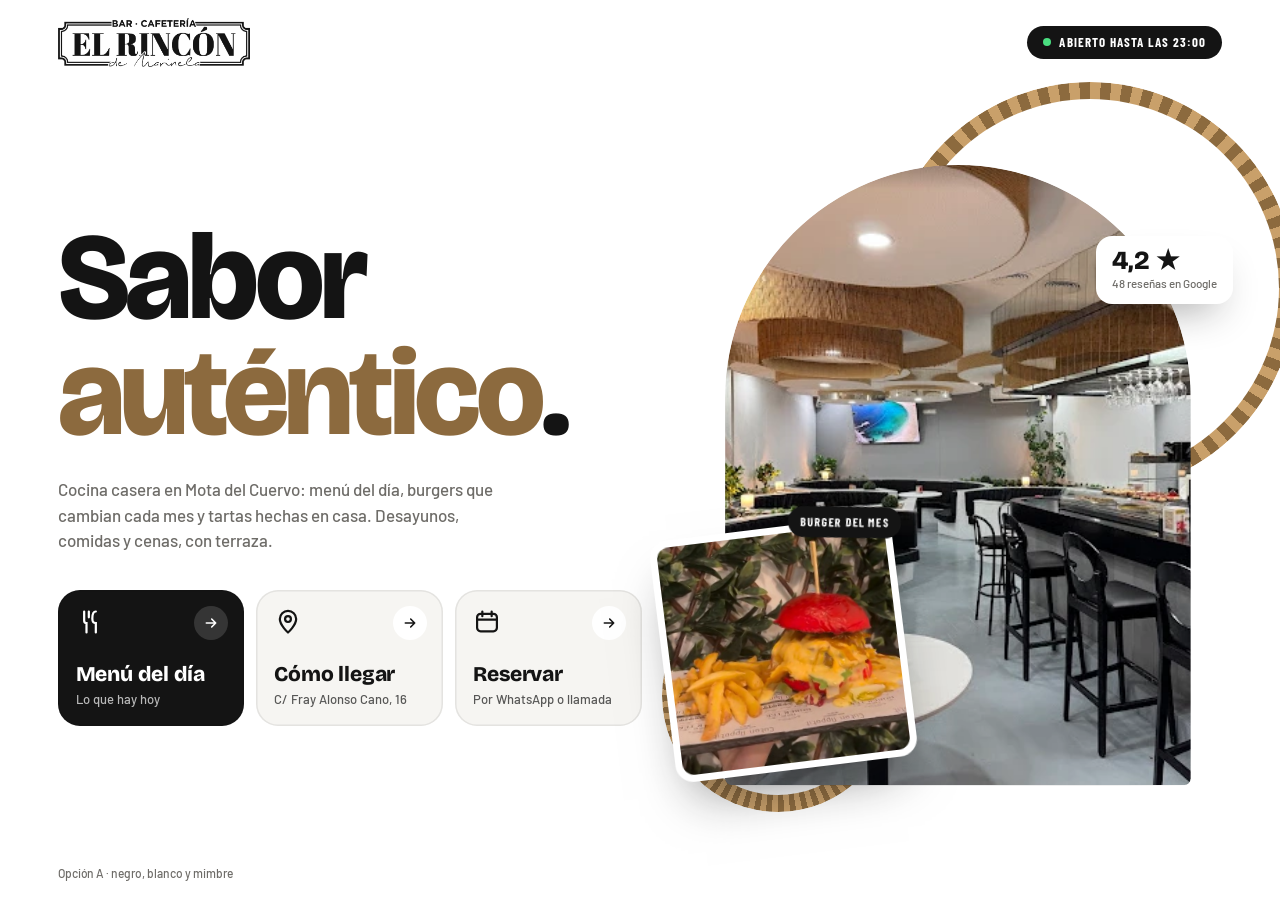
<file: muestras/marinela/proto/a.html>
<!doctype html>
<html lang="es">
<head>
<meta charset="utf-8">
<meta name="viewport" content="width=device-width, initial-scale=1, viewport-fit=cover">
<meta name="robots" content="noindex">
<title>Opción A · El Rincón de Marinela</title>
<style>
@font-face{font-family:"Bricolage";src:url(../assets/fuentes/bricolagegrotesque-400-800.woff2) format("woff2");font-weight:400 800;font-display:swap}
@font-face{font-family:"Barlow";src:url(../assets/fuentes/barlow-500.woff2) format("woff2");font-weight:500;font-display:swap}
@font-face{font-family:"Barlow";src:url(../assets/fuentes/barlow-700.woff2) format("woff2");font-weight:700;font-display:swap}
@font-face{font-family:"Firma";src:url(../assets/fuentes/mrssaintdelafield-400.woff2) format("woff2");font-display:swap}
@font-face{font-family:"Abril";src:url(../assets/fuentes/abrilfatface-400.woff2) format("woff2");font-display:swap}
@font-face{font-family:"BarlowC";src:url(../assets/fuentes/barlowcondensed-700.woff2) format("woff2");font-weight:700;font-display:swap}
:root{--negro:#141414;--blanco:#FFFFFF;--hueso:#F6F5F2;--mimbre:#C9A06A;--mimbre-osc:#8C6A3E;--hoja:#3E6B3A;--gris:#6E6C68;
  --ease:cubic-bezier(.23,1,.32,1);--rebote:cubic-bezier(.34,1.56,.64,1);--g:clamp(16px,4.5vw,64px)}
*{box-sizing:border-box}
html,body{margin:0;background:var(--blanco);color:var(--negro);font:500 17px/1.5 Barlow,system-ui,sans-serif;overflow-x:clip;-webkit-font-smoothing:antialiased}
img{display:block;max-width:100%;height:auto}
a{color:inherit;text-decoration:none}
.cab{position:absolute;top:0;left:0;right:0;z-index:5;display:flex;justify-content:space-between;align-items:center;padding:18px var(--g)}
.logo{width:clamp(150px,15vw,210px)}
.logo svg{width:100%;height:auto;display:block}
.estado{display:inline-flex;align-items:center;gap:8px;padding:10px 16px;border-radius:999px;background:var(--negro);color:#fff;font:700 13px/1 BarlowC,sans-serif;letter-spacing:.08em;text-transform:uppercase}
.estado i{width:8px;height:8px;border-radius:50%;background:#4ADE80;box-shadow:0 0 0 0 rgba(74,222,128,.6);animation:late 1.8s ease-out infinite}
@keyframes late{to{box-shadow:0 0 0 9px rgba(74,222,128,0)}}

.portada{position:relative;min-height:100svh;display:grid;grid-template-columns:minmax(0,1.05fr) minmax(0,.95fr);align-items:center;gap:clamp(24px,4vw,64px);padding:110px var(--g) 60px;overflow:hidden}
.texto{position:relative;z-index:2}
.saludo{display:inline-flex;align-items:center;gap:10px;font:700 14px/1 BarlowC,sans-serif;letter-spacing:.16em;text-transform:uppercase;color:var(--mimbre-osc);opacity:0;animation:sube .8s .2s var(--ease) forwards}
.saludo::before{content:"";width:34px;height:2px;background:currentColor}
h1{margin:0;font:800 clamp(64px,9.6vw,150px)/.88 Bricolage,sans-serif;letter-spacing:-.035em}
h1 .l{display:block;overflow:hidden;padding-bottom:.06em}
h1 .l>span{display:block;transform:translateY(105%);animation:linea 1s var(--ease) forwards}
h1 .l:nth-child(2)>span{animation-delay:.12s}
h1 .l:nth-child(3)>span{animation-delay:.24s}
h1 em{font-style:normal;color:var(--mimbre-osc)}
@keyframes linea{to{transform:none}}
.sub{max-width:44ch;margin:22px 0 0;color:var(--gris);font-size:clamp(17px,1.3vw,20px);opacity:0;animation:sube .8s .55s var(--ease) forwards}
@keyframes sube{from{opacity:0;transform:translateY(16px)}to{opacity:1;transform:none}}

.botones{display:grid;grid-template-columns:repeat(3,minmax(0,1fr));gap:12px;margin-top:36px;max-width:640px}
.bt{position:relative;display:flex;flex-direction:column;justify-content:space-between;gap:26px;min-height:132px;padding:18px;border-radius:22px;background:var(--hueso);box-shadow:inset 0 0 0 1.5px rgba(20,20,20,.08);overflow:hidden;opacity:0;animation:sube .7s var(--ease) forwards;transition:transform .2s var(--ease),background .3s ease,color .3s ease}
.bt:nth-child(1){animation-delay:.7s;background:var(--negro);color:#fff}
.bt:nth-child(2){animation-delay:.8s}
.bt:nth-child(3){animation-delay:.9s}
.bt:hover{transform:translateY(-4px)}
.bt:active{transform:scale(.97)}
.bt svg{width:28px;height:28px}
.bt b{font:800 21px/1.05 Bricolage,sans-serif;letter-spacing:-.01em}
.bt small{display:block;margin-top:4px;font:500 13px/1.3 Barlow,sans-serif;opacity:.7}
.bt .flecha{position:absolute;top:16px;right:16px;width:34px;height:34px;border-radius:50%;display:grid;place-items:center;background:rgba(255,255,255,.14);transition:transform .3s var(--ease)}
.bt:nth-child(n+2) .flecha{background:var(--blanco)}
.bt:hover .flecha{transform:rotate(-45deg)}
.bt .flecha svg{width:16px;height:16px}

/* Foto en arco con aros de mimbre */
.visual{position:relative;height:min(78vh,720px);display:grid;place-items:center}
.aro{position:absolute;border-radius:50%;border:clamp(10px,1.4vw,18px) solid transparent;background:repeating-conic-gradient(var(--mimbre) 0 3deg,var(--mimbre-osc) 3deg 6deg) border-box;-webkit-mask:linear-gradient(#000 0 0) padding-box exclude,linear-gradient(#000 0 0);mask:linear-gradient(#000 0 0) padding-box exclude,linear-gradient(#000 0 0);opacity:0;animation:aro 1.4s var(--ease) forwards,gira 40s linear infinite}
.aro.a1{width:78%;aspect-ratio:1;top:-6%;right:-14%;animation-delay:.3s,0s}
.aro.a2{width:44%;aspect-ratio:1;bottom:2%;left:-6%;animation-delay:.55s,0s;animation-direction:normal,reverse}
@keyframes aro{from{opacity:0;transform:scale(.6) rotate(-40deg)}to{opacity:1;transform:none}}
@keyframes gira{to{rotate:360deg}}
.arco{position:relative;z-index:1;width:min(88%,470px);aspect-ratio:3/4;border-radius:999px 999px 28px 28px;overflow:hidden;box-shadow:0 50px 80px -40px rgba(20,20,20,.5);clip-path:inset(100% 0 0 0 round 999px 999px 28px 28px);animation:arco 1.3s .35s var(--ease) forwards}
.arco img{width:100%;height:100%;object-fit:cover;transform:scale(1.25);animation:zoom 2.2s .35s var(--ease) forwards}
@keyframes arco{to{clip-path:inset(0 0 0 0 round 999px 999px 28px 28px)}}
@keyframes zoom{to{transform:scale(1.02)}}
.burger{position:absolute;z-index:3;left:-6%;bottom:8%;width:min(46%,250px);border-radius:18px;background:#fff;padding:7px;box-shadow:0 30px 50px -20px rgba(20,20,20,.55);transform:rotate(-7deg);animation:salta .9s 1.1s var(--rebote) both}
.burger img{border-radius:12px;aspect-ratio:1;object-fit:cover;width:100%}
.burger span{position:absolute;top:-12px;right:-10px;background:var(--negro);color:#fff;font:700 12px/1.1 BarlowC,sans-serif;letter-spacing:.1em;text-transform:uppercase;padding:9px 12px;border-radius:999px;transform:rotate(8deg)}
@keyframes salta{from{opacity:0;transform:translateY(40px) rotate(-18deg) scale(.7)}to{opacity:1;transform:rotate(-7deg)}}
.nota{position:absolute;z-index:3;right:-2%;top:16%;background:#fff;border-radius:16px;padding:12px 16px;box-shadow:0 20px 40px -18px rgba(20,20,20,.45);font:700 14px/1.25 Barlow,sans-serif;animation:salta2 .8s 1.35s var(--rebote) both}
.nota b{display:block;font:800 26px/1 Bricolage,sans-serif}
.nota small{color:var(--gris);font-weight:500}
@keyframes salta2{from{opacity:0;transform:translateY(-20px) scale(.8)}to{opacity:1;transform:none}}
.etiqueta{position:absolute;left:var(--g);bottom:20px;font:500 12px Barlow,sans-serif;color:var(--gris)}

@media (max-width:900px){
  .portada{grid-template-columns:minmax(0,1fr);padding-top:92px;gap:10px}
  .visual{order:-1;height:auto;margin:0 auto;width:100%;max-width:280px}
  .arco{width:72%}
  .burger{left:0;bottom:4%;width:40%}
  .nota{right:0;top:8%}
  .botones{grid-template-columns:minmax(0,1fr);gap:10px}
  .bt{min-height:0;flex-direction:row;align-items:center;justify-content:flex-start;gap:14px;padding:16px 18px}
  .bt .flecha{position:static;margin-left:auto;order:3}
  .bt>svg{order:1}
  .bt>span:not(.flecha){order:2}
  .bt small{display:none}
  .sub{font-size:16px;margin-top:14px}
  .botones{margin-top:20px;gap:8px}
  .bt{padding:13px 16px}
  .bt b{font-size:19px}
  h1{font-size:clamp(54px,16vw,80px)}
}
@media (prefers-reduced-motion:reduce){*,*::before,*::after{animation-duration:.01ms!important;animation-delay:0s!important;animation-iteration-count:1!important}}
</style>
</head>
<body>
<svg width="0" height="0" style="position:absolute" aria-hidden="true">
  <symbol id="i-menu" viewBox="0 0 24 24"><g fill="none" stroke="currentColor" stroke-width="1.9" stroke-linecap="round"><path d="M7 3v8a2 2 0 0 0 2 2v8M7 3v5M11 3v5M17 3c-2 0-3 2.5-3 6s1.2 4 3 4v8"/></g></symbol>
  <symbol id="i-pin" viewBox="0 0 24 24"><g fill="none" stroke="currentColor" stroke-width="1.9" stroke-linejoin="round"><path d="M12 21s-7-6.2-7-11.5a7 7 0 0 1 14 0C19 14.8 12 21 12 21Z"/><circle cx="12" cy="9.5" r="2.5"/></g></symbol>
  <symbol id="i-cal" viewBox="0 0 24 24"><g fill="none" stroke="currentColor" stroke-width="1.9" stroke-linecap="round"><rect x="3.5" y="5" width="17" height="15" rx="3"/><path d="M3.5 10h17M8 3v4M16 3v4"/></g></symbol>
  <symbol id="i-fl" viewBox="0 0 24 24"><path fill="none" stroke="currentColor" stroke-width="2.4" stroke-linecap="round" stroke-linejoin="round" d="M5 12h14M13 6l6 6-6 6"/></symbol>
</svg>
<header class="cab">
  <a class="logo" href="#"><img src="../assets/logo-negro.png" alt="Bar Cafetería El Rincón de Marinela" width="1435" height="363"></a>
  <span class="estado"><i></i>Abierto hasta las 23:00</span>
</header>
<section class="portada">
  <div class="texto">
    <h1><span class="l"><span>Sabor</span></span><span class="l"><span><em>auténtico</em>.</span></span></h1>
    <p class="sub">Cocina casera en Mota del Cuervo: menú del día, burgers que cambian cada mes y tartas hechas en casa. Desayunos, comidas y cenas, con terraza.</p>
    <nav class="botones" aria-label="Accesos rápidos">
      <a class="bt" href="#menu"><span class="flecha"><svg><use href="#i-fl"/></svg></span><svg><use href="#i-menu"/></svg><span><b>Menú del día</b><small>Lo que hay hoy</small></span></a>
      <a class="bt" href="https://maps.app.goo.gl/ti8168ccjrdHCm5U8"><span class="flecha"><svg><use href="#i-fl"/></svg></span><svg><use href="#i-pin"/></svg><span><b>Cómo llegar</b><small>C/ Fray Alonso Cano, 16</small></span></a>
      <a class="bt" href="https://wa.me/34600278770?text=Hola%2C%20quer%C3%ADa%20reservar%20mesa"><span class="flecha"><svg><use href="#i-fl"/></svg></span><svg><use href="#i-cal"/></svg><span><b>Reservar</b><small>Por WhatsApp o llamada</small></span></a>
    </nav>
  </div>
  <div class="visual">
    <span class="aro a1"></span><span class="aro a2"></span>
    <div class="arco"><img src="../assets/local/salon.webp" alt="Interior de El Rincón de Marinela: sofás negros, lámparas de mimbre y plantas"></div>
    <div class="burger"><span>Burger del mes</span><img src="../assets/local/viciosa-limpia.jpg" alt="La Viciosa"></div>
    <div class="nota"><b>4,2 ★</b><small>48 reseñas en Google</small></div>
  </div>
  <span class="etiqueta">Opción A · negro, blanco y mimbre</span>
</section>
</body>
</html>
</file>
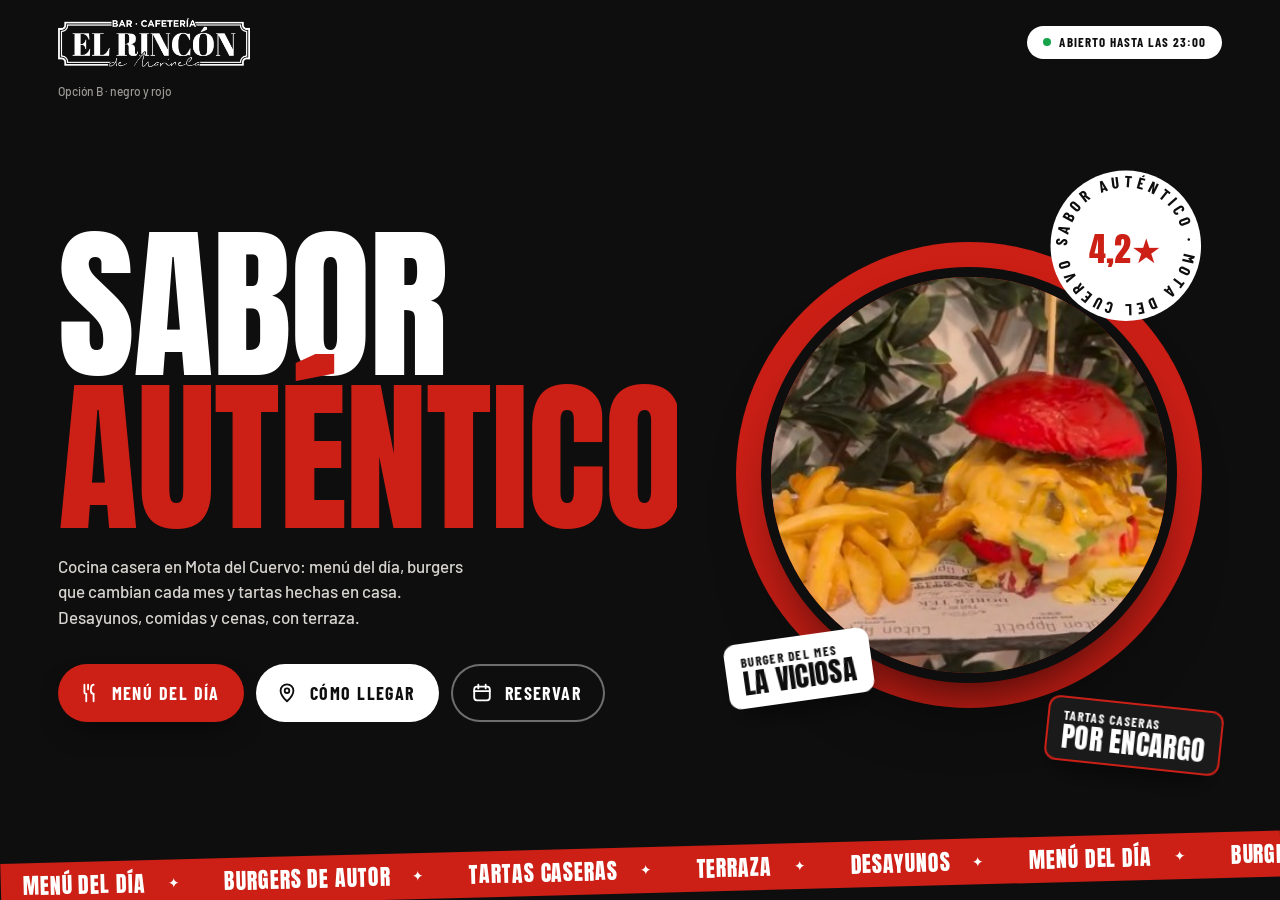
<file: muestras/marinela/proto/b.html>
<!doctype html>
<html lang="es">
<head>
<meta charset="utf-8">
<meta name="viewport" content="width=device-width, initial-scale=1, viewport-fit=cover">
<meta name="robots" content="noindex">
<title>Opción B · El Rincón de Marinela</title>
<style>
@font-face{font-family:"Anton";src:url(../assets/fuentes/anton-400.woff2) format("woff2");font-display:swap}
@font-face{font-family:"Barlow";src:url(../assets/fuentes/barlow-500.woff2) format("woff2");font-weight:500;font-display:swap}
@font-face{font-family:"Barlow";src:url(../assets/fuentes/barlow-700.woff2) format("woff2");font-weight:700;font-display:swap}
@font-face{font-family:"BarlowC";src:url(../assets/fuentes/barlowcondensed-700.woff2) format("woff2");font-weight:700;font-display:swap}
@font-face{font-family:"Firma";src:url(../assets/fuentes/mrssaintdelafield-400.woff2) format("woff2");font-display:swap}
@font-face{font-family:"Abril";src:url(../assets/fuentes/abrilfatface-400.woff2) format("woff2");font-display:swap}
:root{--negro:#0E0E0E;--negro-2:#1A1A1A;--rojo:#CC1F16;--rojo-osc:#A9150E;--blanco:#FFFFFF;--hueso:#F2EEE8;--gris:#9C9A96;
  --ease:cubic-bezier(.23,1,.32,1);--rebote:cubic-bezier(.34,1.56,.64,1);--g:clamp(16px,4.5vw,64px)}
*{box-sizing:border-box}
html,body{margin:0;background:var(--negro);color:var(--blanco);font:500 17px/1.5 Barlow,system-ui,sans-serif;overflow-x:clip;-webkit-font-smoothing:antialiased}
img{display:block;max-width:100%;height:auto}
a{color:inherit;text-decoration:none}
::selection{background:var(--rojo);color:#fff}
.cab{position:absolute;top:0;left:0;right:0;z-index:5;display:flex;justify-content:space-between;align-items:center;padding:18px var(--g)}
.logo{width:clamp(150px,15vw,210px);color:#fff}
.logo svg{width:100%;height:auto;display:block}
.estado{display:inline-flex;align-items:center;gap:8px;padding:10px 16px;border-radius:999px;background:var(--blanco);color:var(--negro);font:700 13px/1 BarlowC,sans-serif;letter-spacing:.08em;text-transform:uppercase}
.estado i{width:8px;height:8px;border-radius:50%;background:#16A34A;box-shadow:0 0 0 0 rgba(22,163,74,.6);animation:late 1.8s ease-out infinite}
@keyframes late{to{box-shadow:0 0 0 9px rgba(22,163,74,0)}}

.portada{position:relative;min-height:100svh;display:grid;grid-template-columns:minmax(0,1.1fr) minmax(0,.9fr);align-items:center;gap:clamp(20px,3vw,48px);padding:110px var(--g) 60px;overflow:hidden;isolation:isolate}
@keyframes respira{50%{transform:scale(1.12)}}
h1{margin:0;font:400 clamp(84px,13vw,220px)/.92 Anton,sans-serif;text-transform:uppercase;letter-spacing:-.01em}
h1 .l{display:block;overflow:hidden;padding-top:.16em;margin-top:-.16em}
h1 .l>span{display:block;transform:translateY(105%) skewY(8deg);transform-origin:0 100%;animation:linea .95s var(--ease) forwards}
h1 .l:nth-child(2)>span{animation-delay:.12s;color:var(--rojo)}
@keyframes linea{to{transform:none}}
.sub{max-width:42ch;margin:20px 0 0;color:#D8D5D0;font-size:clamp(17px,1.3vw,20px);opacity:0;animation:sube .8s .5s var(--ease) forwards}
@keyframes sube{from{opacity:0;transform:translateY(16px)}to{opacity:1;transform:none}}
.botones{display:flex;flex-wrap:wrap;gap:12px;margin-top:34px}
.bt{display:inline-flex;align-items:center;gap:12px;padding:18px 24px 18px 20px;border-radius:999px;font:700 18px/1 BarlowC,sans-serif;letter-spacing:.08em;text-transform:uppercase;opacity:0;animation:sube .7s var(--ease) forwards;transition:transform .2s var(--ease),background .25s ease,box-shadow .25s ease}
.bt svg{width:22px;height:22px}
.bt:hover{transform:translateY(-3px)}
.bt:active{transform:scale(.96)}
.bt.rojo{background:var(--rojo);box-shadow:0 14px 30px -14px rgba(0,0,0,.7);animation-delay:.65s}
.bt.rojo:hover{background:#B81A12}
.bt.blanco{background:var(--blanco);color:var(--negro);animation-delay:.75s}
.bt.linea{box-shadow:inset 0 0 0 2px rgba(255,255,255,.4);animation-delay:.85s}
.bt.linea:hover{box-shadow:inset 0 0 0 2px #fff}

.visual{position:relative;display:grid;place-items:center;min-height:min(74vh,680px)}
.disco{position:absolute;width:min(92%,560px);aspect-ratio:1;border-radius:50%;background:var(--rojo);animation:disco 1.1s .2s var(--rebote) both}
@keyframes disco{from{transform:scale(0)}to{transform:none}}
.foto{position:relative;z-index:2;width:min(78%,470px);aspect-ratio:1;border-radius:50%;overflow:hidden;box-shadow:0 0 0 10px var(--negro),0 40px 80px -30px #000;animation:foto 1.2s .45s var(--rebote) both}
.foto img{width:100%;height:100%;object-fit:cover;transform:scale(1.15);animation:respira2 7s ease-in-out infinite}
@keyframes foto{from{transform:scale(.4) rotate(-30deg);opacity:0}to{transform:none;opacity:1}}
@keyframes respira2{50%{transform:scale(1.22)}}
.sello{position:absolute;z-index:3;top:4%;right:4%;width:clamp(120px,12vw,160px);aspect-ratio:1;animation:aparece .6s 1.2s ease both}
.sello svg{width:100%;height:100%;animation:gira 14s linear infinite}
.sello b{position:absolute;inset:0;display:grid;place-items:center;font:400 34px/1 Anton,sans-serif;color:var(--rojo)}
@keyframes gira{to{transform:rotate(360deg)}}
@keyframes aparece{from{opacity:0;transform:scale(.6)}to{opacity:1;transform:none}}
.pegatina{position:absolute;z-index:3;padding:12px 16px 11px;border-radius:12px;font:700 13px/1.1 BarlowC,sans-serif;letter-spacing:.1em;text-transform:uppercase;box-shadow:0 18px 30px -12px rgba(0,0,0,.6)}
.pegatina b{display:block;font:400 28px/1 Anton,sans-serif;letter-spacing:.01em}
.p1{left:2%;bottom:16%;background:var(--blanco);color:var(--negro);transform:rotate(-8deg);animation:pega .7s 1.35s var(--rebote) both;--r:-8deg}
.p2{right:0;bottom:6%;background:var(--negro-2);color:#fff;box-shadow:inset 0 0 0 2px var(--rojo),0 18px 30px -12px rgba(0,0,0,.6);transform:rotate(6deg);animation:pega .7s 1.5s var(--rebote) both;--r:6deg}
@keyframes pega{from{opacity:0;transform:scale(1.8) rotate(var(--r))}to{opacity:1;transform:rotate(var(--r))}}
.pegatina{transition:transform .3s var(--rebote)}
.p1:hover{transform:rotate(-2deg) scale(1.06)}

.cinta{position:absolute;left:0;right:0;bottom:0;background:var(--rojo);color:#fff;overflow:hidden;padding:12px 0;transform:rotate(-1.5deg) translateY(10px);transform-origin:0 0}
.cinta div{display:flex;width:max-content;animation:corre 22s linear infinite;font:400 22px/1 Anton,sans-serif;text-transform:uppercase;letter-spacing:.04em}
.cinta span{padding:0 22px;display:inline-flex;align-items:center;gap:22px}
.cinta span::after{content:"✦";font-size:14px}
@keyframes corre{to{transform:translateX(-50%)}}
.etiqueta{position:absolute;left:var(--g);top:84px;font:500 12px Barlow,sans-serif;color:var(--gris)}

@media (max-width:900px){
  .portada{grid-template-columns:minmax(0,1fr);padding-top:88px;padding-bottom:90px;gap:4px}
  .visual{order:-1;min-height:0;width:100%;max-width:250px;margin:0 auto;aspect-ratio:1}
  .sub{font-size:16px;margin-top:12px}
  .botones{margin-top:20px;gap:8px}
  .bt{padding:15px 20px}
  .pegatina{padding:8px 11px}
  h1{font-size:clamp(68px,20vw,104px)}
  .botones{flex-direction:column}
  .bt{justify-content:center;width:100%}
  .sello{width:96px}
  .sello b{font-size:24px}
  .pegatina b{font-size:22px}
}
@media (prefers-reduced-motion:reduce){*,*::before,*::after{animation-duration:.01ms!important;animation-delay:0s!important;animation-iteration-count:1!important}}
</style>
</head>
<body>
<svg width="0" height="0" style="position:absolute" aria-hidden="true">
  <symbol id="i-menu" viewBox="0 0 24 24"><g fill="none" stroke="currentColor" stroke-width="2" stroke-linecap="round"><path d="M7 3v8a2 2 0 0 0 2 2v8M7 3v5M11 3v5M17 3c-2 0-3 2.5-3 6s1.2 4 3 4v8"/></g></symbol>
  <symbol id="i-pin" viewBox="0 0 24 24"><g fill="none" stroke="currentColor" stroke-width="2" stroke-linejoin="round"><path d="M12 21s-7-6.2-7-11.5a7 7 0 0 1 14 0C19 14.8 12 21 12 21Z"/><circle cx="12" cy="9.5" r="2.5"/></g></symbol>
  <symbol id="i-cal" viewBox="0 0 24 24"><g fill="none" stroke="currentColor" stroke-width="2" stroke-linecap="round"><rect x="3.5" y="5" width="17" height="15" rx="3"/><path d="M3.5 10h17M8 3v4M16 3v4"/></g></symbol>
</svg>
<header class="cab">
  <a class="logo" href="#"><img src="../assets/logo-blanco.png" alt="Bar Cafetería El Rincón de Marinela" width="1435" height="363"></a>
  <span class="estado"><i></i>Abierto hasta las 23:00</span>
</header>
<section class="portada">
  <div class="texto">
    <h1><span class="l"><span>Sabor</span></span><span class="l"><span>auténtico.</span></span></h1>
    <p class="sub">Cocina casera en Mota del Cuervo: menú del día, burgers que cambian cada mes y tartas hechas en casa. Desayunos, comidas y cenas, con terraza.</p>
    <nav class="botones" aria-label="Accesos rápidos">
      <a class="bt rojo" href="#menu"><svg><use href="#i-menu"/></svg>Menú del día</a>
      <a class="bt blanco" href="https://maps.app.goo.gl/ti8168ccjrdHCm5U8"><svg><use href="#i-pin"/></svg>Cómo llegar</a>
      <a class="bt linea" href="https://wa.me/34600278770?text=Hola%2C%20quer%C3%ADa%20reservar%20mesa"><svg><use href="#i-cal"/></svg>Reservar</a>
    </nav>
  </div>
  <div class="visual">
    <span class="disco"></span>
    <div class="foto"><img src="../assets/local/viciosa-limpia.jpg" alt="La Viciosa, la burger del mes"></div>
    <div class="sello" aria-hidden="true"><svg viewBox="0 0 100 100"><defs><path id="circ" d="M50 50m-38 0a38 38 0 1 1 76 0a38 38 0 1 1-76 0"/></defs><circle cx="50" cy="50" r="49" fill="#fff"/><text font-family="BarlowC" font-weight="700" font-size="10.5" letter-spacing="2.6" fill="#0E0E0E"><textPath href="#circ">SABOR AUTÉNTICO · MOTA DEL CUERVO ·</textPath></text></svg><b>4,2★</b></div>
    <div class="pegatina p1">Burger del mes<b>La Viciosa</b></div>
    <div class="pegatina p2">Tartas caseras<b>Por encargo</b></div>
  </div>
  <div class="cinta" aria-hidden="true"><div><span>Menú del día</span><span>Burgers de autor</span><span>Tartas caseras</span><span>Terraza</span><span>Desayunos</span><span>Menú del día</span><span>Burgers de autor</span><span>Tartas caseras</span><span>Terraza</span><span>Desayunos</span></div></div>
  <span class="etiqueta">Opción B · negro y rojo</span>
</section>
</body>
</html>
</file>
<file: muestras/marinela-2/assets/css/estilos.css>
@font-face {
  font-family: "Abril Fatface";
  src: url("../fuentes/abril-fatface-latin-400.woff2") format("woff2");
  font-weight: 400; font-style: normal; font-display: swap;
}
@font-face {
  font-family: "Albert Sans";
  src: url("../fuentes/albert-sans-latin-wght.woff2") format("woff2");
  font-weight: 100 900; font-style: normal; font-display: swap;
}

:root {
  --salvia: #8aa89a;
  --salvia-oscura: #7f9d8f;
  --salvia-clara: #b8d0c5;
  --botella: #22352b;
  --tinta: #111a15;
  --papel: #f4f7f5;
  --queso: #f2b42c;
  --blanco: #ffffff;
  --tinta-suave: #26342c;

  --cartel: "Abril Fatface", "Bodoni 72", Didot, serif;
  --texto: "Albert Sans", system-ui, sans-serif;

  --s-small: 0.875rem;
  --s-body: clamp(1.0625rem, 1rem + 0.25vw, 1.1875rem);
  --s-lead: clamp(1.375rem, 1.15rem + 0.9vw, 1.875rem);
  --s-head: clamp(2.75rem, 1.6rem + 5vw, 6rem);
  --s-mega: clamp(6rem, 33vw, 34rem);

  --margen: clamp(1rem, 0.4rem + 2.6vw, 3rem);
  --hueco-seccion: clamp(6rem, 4rem + 8vw, 11rem);
  --ease-out: cubic-bezier(0.23, 1, 0.32, 1);
  --ease-in-out: cubic-bezier(0.77, 0, 0.175, 1);
  --compas: 0.6s;
}

*, *::before, *::after { box-sizing: border-box; }
html {
  -webkit-text-size-adjust: 100%;
  -webkit-tap-highlight-color: transparent;
  scroll-behavior: smooth;
  scroll-padding-top: 5rem;
  background: var(--tinta);
}
body {
  margin: 0;
  font-family: var(--texto);
  font-size: var(--s-body);
  line-height: 1.55;
  color: var(--tinta);
  background: var(--tinta);
}
img, svg { display: block; max-width: 100%; }
[hidden] { display: none !important; }
a { color: inherit; text-underline-offset: 0.18em; text-decoration-thickness: 2px; }
::selection { background: var(--queso); color: var(--tinta); }
:focus-visible { outline: 3px solid var(--queso); outline-offset: 3px; border-radius: 4px; }
button, input { font: inherit; color: inherit; }
button, a, [role="button"], label { touch-action: manipulation; }
button, .boton { -webkit-user-select: none; user-select: none; }
h1, h2, h3, h4 { margin: 0; font-weight: 400; text-wrap: balance; }
p { margin: 0; text-wrap: pretty; }
ul { margin: 0; padding: 0; list-style: none; }
fieldset { margin: 0; padding: 0; border: 0; min-width: 0; }

.saltar { position: absolute; left: -999px; top: 8px; z-index: 50; background: var(--queso); color: var(--tinta); padding: 0.75rem 1rem; border-radius: 999px; }
.saltar:focus { left: 8px; }
.marco { width: 100%; max-width: 1360px; margin: 0 auto; padding: 0 var(--margen); }
.titulo { font-family: var(--cartel); font-size: var(--s-head); line-height: 0.95; letter-spacing: -0.015em; }

/* Botones: siempre pastilla, la forma del círculo estirada */
.boton {
  display: inline-flex; align-items: center; justify-content: center; gap: 0.5rem;
  min-height: 3.25rem; padding: 0.75rem 1.5rem; border-radius: 999px; border: 0;
  font-weight: 650; font-size: var(--s-body); line-height: 1.2; text-decoration: none; text-align: center;
  cursor: pointer; transition: transform 140ms var(--ease-out), background-color 160ms ease, color 160ms ease;
}
.boton:active { transform: scale(0.97); }
.boton-queso { background: var(--queso); color: var(--tinta); }
.boton-tinta { background: var(--tinta); color: var(--blanco); }
.boton-claro { background: var(--salvia-clara); color: var(--tinta); }
.boton-linea { background: transparent; color: var(--tinta); border: 3px solid var(--tinta); }
.boton-ancho { width: 100%; }
@media (hover: hover) and (pointer: fine) {
  .boton-queso:hover { background: #ffc94d; }
  .boton-tinta:hover { background: var(--botella); }
  .boton-linea:hover { background: var(--tinta); color: var(--blanco); }
  .boton-claro:hover { background: var(--blanco); }
}

/* Barra de arriba */
.barra {
  position: sticky; top: 0; z-index: 30;
  display: flex; align-items: center; gap: 1.5rem;
  padding: 0.75rem var(--margen); padding-top: calc(0.75rem + env(safe-area-inset-top, 0px));
  background: var(--salvia);
}
.barra-marca img { width: clamp(7.5rem, 6rem + 5vw, 10.5rem); height: auto; }
.barra-nav { display: flex; gap: 1.75rem; margin-left: auto; font-weight: 600; }
.barra-nav a { text-decoration: none; padding: 0.5rem 0; }
@media (hover: hover) and (pointer: fine) { .barra-nav a:hover { text-decoration: underline; } }
.barra-llamar { min-height: 2.75rem; padding: 0.5rem 1.25rem; }
@media (max-width: 900px) { .barra-nav { display: none; } .barra-llamar { margin-left: auto; } }

/* Portada: el título de dibujos animados */
.portada { background: var(--tinta); }
.iris {
  position: relative; overflow: hidden;
  min-height: calc(100svh - 4.5rem);
  background: var(--salvia);
  display: grid; place-items: center;
  padding: clamp(2rem, 4vw, 3.5rem) var(--margen) clamp(3rem, 6vw, 5rem);
}
.anillos {
  position: absolute; left: 50%; top: 50%;
  width: 100%; max-width: none; height: auto; aspect-ratio: 1;
  transform: translate(-50%, -50%);
  pointer-events: none;
}
.portada-dentro { position: relative; z-index: 1; display: flex; flex-direction: column; align-items: center; text-align: center; width: 100%; max-width: 1180px; }
.portada-cartel { position: relative; width: 100%; display: grid; grid-template-columns: 1fr minmax(0, 3.2fr) 1fr; align-items: end; gap: clamp(0.5rem, 2vw, 2rem); }
.portada-titulo { display: flex; flex-direction: column; align-items: center; gap: clamp(1rem, 2vw, 1.75rem); }
.portada-logo { width: 100%; height: auto; }
.portada-linea { font-family: var(--cartel); font-size: var(--s-lead); line-height: 1.1; letter-spacing: -0.005em; }
.mascota-portada { width: 100%; max-width: 15rem; justify-self: center; }
.portada-texto { margin-top: clamp(1.25rem, 2.5vw, 2rem); max-width: 44ch; font-size: var(--s-body); line-height: 1.5; }
.estado { margin-top: 1.25rem; display: inline-flex; align-items: center; gap: 0.625rem; font-weight: 650; background: var(--salvia-clara); padding: 0.5rem 1rem 0.5rem 0.75rem; border-radius: 999px; }
.estado-luz { width: 0.875rem; height: 0.875rem; border-radius: 50%; background: var(--tinta-suave); flex-shrink: 0; }
.estado[data-abierto="1"] .estado-luz { background: var(--queso); outline: 4px solid rgba(242, 180, 44, 0.45); }
.acciones { display: flex; flex-wrap: wrap; gap: 0.75rem; justify-content: center; margin-top: 1.75rem; }
.portada-menu { margin-top: 1.25rem; font-weight: 650; }

@media (max-width: 1200px), (max-aspect-ratio: 5/4) {
  .portada-cartel { grid-template-columns: 1fr 1fr; align-items: center; row-gap: 0; }
  .portada-titulo { grid-column: 1 / -1; grid-row: 1; justify-self: center; width: min(100%, 38rem); }
  .mascota-portada { max-width: clamp(8.5rem, 5rem + 8vw, 11rem); margin-top: 0.5rem; }
  .mascota-izq { grid-row: 2; grid-column: 1; justify-self: end; margin-right: 1rem; }
  .mascota-der { grid-row: 2; grid-column: 2; justify-self: start; margin-left: 1rem; }
  .portada-texto { margin-top: 1rem; }
}
@media (max-width: 700px) {
  .mascota-izq, .mascota-der { justify-self: center; margin-inline: 0; }
  .acciones .boton { width: 100%; }
}

/* Los actos: cada sección se abre con el iris */
.acto { position: relative; }

/* Menú del día */
.menu { background: var(--botella); color: var(--blanco); padding: var(--hueco-seccion) 0; }
.menu-rejilla { display: grid; grid-template-columns: minmax(0, 7fr) minmax(0, 5fr); gap: clamp(2.5rem, 5vw, 5rem); align-items: center; }
.menu-fecha { margin-top: 1.25rem; font-size: var(--s-lead); line-height: 1.3; color: var(--blanco); }
.menu-listas { display: grid; grid-template-columns: 1fr 1fr; gap: 2.5rem; margin-top: 3rem; }
.menu-legend { font-family: var(--cartel); font-size: var(--s-lead); line-height: 1.1; margin-bottom: 1rem; color: var(--salvia-clara); }
.menu-lista { display: grid; gap: 0.25rem; }
.opcion { position: relative; display: flex; gap: 0.875rem; align-items: center; padding: 0.5rem 0; cursor: pointer; line-height: 1.3; }
.opcion input { position: absolute; opacity: 0; width: 1px; height: 1px; }
.anilla { flex-shrink: 0; width: 1.5rem; height: 1.5rem; border-radius: 50%; border: 4px solid var(--salvia); transition: border-color 160ms var(--ease-out), background-color 160ms ease; }
.opcion input:checked + .anilla { background: var(--blanco); border-color: var(--blanco); outline: 3px solid var(--botella); outline-offset: -7px; }
.opcion-fija { cursor: default; }
.opcion-fija .anilla { width: 0.75rem; height: 0.75rem; margin-inline: 0.375rem; border: 0; background: var(--salvia-clara); }
.opcion input:focus-visible + .anilla { outline: 3px solid var(--queso); outline-offset: 3px; }
@media (hover: hover) and (pointer: fine) { .opcion:not(.opcion-fija):hover .anilla { border-color: var(--blanco); } }
.menu-acciones { margin-top: 2.5rem; display: flex; flex-wrap: wrap; gap: 1rem 1.5rem; align-items: center; }
.menu-ayuda { max-width: 36ch; color: var(--salvia-clara); }
.menu-ayuda[data-aviso] { color: var(--blanco); font-weight: 650; }
.menu-precio { position: relative; display: grid; justify-items: center; }
.disco { aspect-ratio: 1; width: min(100%, 30rem); border-radius: 50%; display: grid; place-content: center; text-align: center; padding: 2rem; }
.disco-queso { background: var(--salvia-clara); color: var(--tinta); }
.precio-grande { font-family: var(--cartel); font-size: var(--s-head); line-height: 0.9; letter-spacing: -0.02em; font-variant-numeric: tabular-nums; }
.precio-nota { margin-top: 0.75rem; font-weight: 650; font-size: var(--s-lead); line-height: 1.2; }
.mascota-menu { position: absolute; width: clamp(8rem, 5rem + 9vw, 13rem); right: -1rem; bottom: -3rem; }
@media (max-width: 860px) {
  .menu-rejilla { grid-template-columns: 1fr; }
  .disco { width: min(78vw, 22rem); }
  .mascota-menu { right: 0; bottom: -2rem; width: 8.5rem; }
}
@media (max-width: 560px) { .menu-listas { grid-template-columns: 1fr; gap: 2rem; margin-top: 2rem; } }

/* La carta, en papel */
.carta { background: var(--salvia); padding-top: var(--hueco-seccion); }
.carta-cabeza { display: grid; grid-template-columns: minmax(0, 5fr) minmax(0, 6fr); gap: 2rem 4rem; align-items: end; }
.carta-intro { font-size: var(--s-lead); line-height: 1.3; max-width: 34ch; }
.carta-nav { position: sticky; top: 4.25rem; z-index: 20; margin-top: 3rem; background: var(--salvia-clara); }
.carta-nav-pista { max-width: 1360px; margin: 0 auto; padding: 0.25rem var(--margen); display: flex; flex-wrap: wrap; gap: 0 1.5rem; }
.carta-nav a { padding: 0.625rem 0; font-weight: 650; text-decoration: none; white-space: nowrap; }
@media (max-width: 560px) { .carta-nav-pista { gap: 0 1rem; } .carta-nav a { padding: 0.5rem 0; } }
.carta-nav a[aria-current="true"] { text-decoration: underline; text-decoration-thickness: 3px; }
.categoria.marco {
  width: calc(100% - 2 * var(--margen)); max-width: calc(1360px - 2 * var(--margen));
  margin: clamp(2.5rem, 2rem + 2.5vw, 4.5rem) auto 0;
  padding: clamp(2rem, 1.2rem + 3vw, 4.5rem) clamp(1.25rem, 0.5rem + 3.5vw, 4.5rem) clamp(2.5rem, 2rem + 3vw, 5rem);
  background: var(--papel);
  border: 6px solid var(--tinta); outline: 3px solid var(--tinta); outline-offset: -16px;
}
@media (max-width: 560px) { .categoria.marco { width: calc(100% - 1.25rem); border-width: 5px; outline-offset: -12px; } }
.cat-cabeza { display: flex; align-items: end; gap: clamp(1rem, 3vw, 2.5rem); }
.cat-mascota { width: clamp(6rem, 4rem + 6vw, 10rem); flex-shrink: 0; margin-bottom: -0.5rem; }
.cat-foto { flex-shrink: 0; width: clamp(5rem, 3.5rem + 5vw, 8.5rem); aspect-ratio: 1; border-radius: 50%; overflow: hidden; margin: 0 0 0.25rem; border: 6px solid var(--salvia-clara); }
.cat-foto img { width: 100%; height: 100%; object-fit: cover; }
@media (max-width: 560px) { .cat-foto, .cat-cuenta { display: none; } .cat-cabeza { gap: 0.75rem; } .cat-mascota { width: 5.5rem; } }
.cat-titulo { font-family: var(--cartel); font-size: var(--s-head); line-height: 0.95; letter-spacing: -0.015em; }
.cat-cuenta { margin-left: auto; flex-shrink: 0; font-weight: 650; font-variant-numeric: tabular-nums; white-space: nowrap; padding-bottom: 0.5rem; }
.cat-nota { margin-top: 1.5rem; max-width: 60ch; color: var(--tinta-suave); }
.grupo { margin-top: clamp(2.5rem, 2rem + 2vw, 3.5rem); }
.grupo-titulo { font-family: var(--cartel); font-size: var(--s-lead); line-height: 1.1; margin-bottom: 1.25rem; }
.platos { display: grid; grid-template-columns: 1fr 1fr; gap: 0.5rem 4rem; }
.plato { display: grid; grid-template-columns: auto minmax(0, 1fr) auto; gap: 0.25rem 1rem; align-items: start; align-content: start; padding: 0.625rem 0; }
.plato-nombre { font-weight: 700; line-height: 1.3; padding-top: 0.45rem; }
.plato-precio { font-weight: 700; font-variant-numeric: tabular-nums; white-space: nowrap; padding-top: 0.45rem; }
.plato-desc { grid-column: 2 / 4; color: var(--tinta-suave); line-height: 1.45; max-width: 46ch; }
.anadir {
  position: relative; width: 2.75rem; height: 2.75rem; border-radius: 50%; border: 0; cursor: pointer;
  background: var(--salvia-clara); color: var(--tinta); display: grid; place-items: center;
  transition: transform 140ms var(--ease-out), background-color 160ms ease;
}
.anadir svg { width: 1.125rem; height: 1.125rem; }
.anadir:active { transform: scale(0.92); }
.anadir[data-cuantos]::after {
  content: attr(data-cuantos); position: absolute; right: -0.35rem; top: -0.35rem;
  min-width: 1.35rem; height: 1.35rem; border-radius: 999px; padding: 0 0.3rem;
  background: var(--tinta); color: var(--blanco); font-size: var(--s-small); font-weight: 700; line-height: 1.35rem; text-align: center;
}
@media (hover: hover) and (pointer: fine) { .anadir:hover { background: var(--tinta); color: var(--blanco); } }
.anadir-hueco { width: 2.75rem; }
.carta-pie { max-width: 1360px; padding-top: clamp(4rem, 3rem + 4vw, 7rem); padding-bottom: var(--hueco-seccion); color: var(--tinta-suave); }
@media (max-width: 860px) {
  .carta-cabeza { grid-template-columns: 1fr; }
  .platos { grid-template-columns: 1fr; }
  .carta-nav { top: 4rem; }
}

/* Burgers: el escaparate del disco */
.escaparate { display: grid; grid-template-columns: minmax(0, 5fr) minmax(0, 6fr); gap: clamp(2rem, 4vw, 4.5rem); align-items: start; margin-top: 2.5rem; }
.escaparate-escena { position: sticky; top: 9rem; display: grid; justify-items: center; }
.escaparate-disco { width: min(100%, 31rem); aspect-ratio: 1; border-radius: 50%; background: var(--botella); color: var(--blanco); display: grid; place-content: center; text-align: center; padding: 3rem 2.5rem 5rem; transition: background-color 300ms ease; }
.escaparate-disco[data-tipo="Smash"] { background: var(--tinta); }
.escaparate-disco[data-tipo="De pollo"] { background: #3c5a49; }
.escaparate-num { font-family: var(--cartel); font-size: var(--s-head); line-height: 0.9; color: var(--salvia-clara); font-variant-numeric: tabular-nums; }
.escaparate-nombre { font-family: var(--cartel); font-size: var(--s-lead); line-height: 1.1; margin-top: 0.5rem; }
.escaparate-desc { margin-top: 0.75rem; line-height: 1.45; max-width: 30ch; color: var(--salvia-clara); }
.escaparate-precio { margin-top: 1rem; font-weight: 700; font-size: var(--s-lead); font-variant-numeric: tabular-nums; }
.escaparate-mascota { width: clamp(9rem, 6rem + 7vw, 14rem); margin-top: -6rem; position: relative; }
.escaparate-lista .platos { grid-template-columns: 1fr; }
.plato-burger { cursor: pointer; border-radius: 1.25rem; padding: 0.625rem 0.75rem; transition: background-color 160ms ease; }
.plato-burger[aria-current="true"] { background: var(--salvia-clara); }
.plato-num { font-variant-numeric: tabular-nums; color: var(--tinta-suave); margin-right: 0.375rem; }
@media (max-width: 860px) {
  .escaparate { grid-template-columns: 1fr; }
  .escaparate-escena { position: static; }
  .escaparate-disco { width: min(100%, 24rem); padding: 2rem 1.75rem 3.5rem; }
  .escaparate-desc { display: none; }
}

/* Llama: toda la banda es el enlace */
.llama { background: var(--queso); }
.llama-enlace { position: relative; display: flex; flex-direction: column; justify-content: flex-end; gap: clamp(1rem, 2vw, 1.75rem); overflow: hidden; min-height: 62svh; padding: clamp(1.5rem, 3vw, 2.5rem) var(--margen) clamp(2rem, 4vw, 3.5rem); text-decoration: none; color: var(--tinta); background: var(--queso); }
.llama-frase { display: block; max-width: 24ch; font-size: var(--s-lead); line-height: 1.25; font-weight: 650; }
.llama-flecha { position: absolute; top: clamp(1.5rem, 3vw, 2.5rem); right: var(--margen); width: clamp(2.5rem, 4vw, 3.5rem); }
.llama-palabra { order: -1; font-family: var(--cartel); font-size: var(--s-mega); line-height: 0.8; letter-spacing: -0.03em; }
.llama-enlace:focus-visible { outline-offset: -8px; }
@media (hover: hover) and (pointer: fine) { .llama-enlace:hover { background: var(--tinta); color: var(--queso); } }
@media (max-width: 700px) { .llama-enlace { min-height: 46svh; } }

/* El local */
.local { background: var(--salvia); padding: var(--hueco-seccion) 0; }
.local-rejilla { display: grid; grid-template-columns: minmax(0, 6fr) minmax(0, 5fr); gap: clamp(2.5rem, 5vw, 5rem); align-items: center; }
.local-parrafo { margin-top: 1.5rem; font-size: var(--s-lead); line-height: 1.35; max-width: 32ch; }
.local-fotos { display: grid; grid-template-columns: repeat(2, minmax(0, 15rem)); gap: 2.5rem 2rem; justify-content: center; margin: 0; padding: 0; list-style: none; }
.local-foto { margin: 0; display: grid; justify-items: center; gap: 0.875rem; text-align: center; }
.local-foto figcaption { font-weight: 650; line-height: 1.3; max-width: 15rem; }
.circulo { position: relative; width: 100%; max-width: 15rem; aspect-ratio: 1; border-radius: 50%; overflow: hidden; background: var(--botella); border: 10px solid var(--botella); outline: 8px solid var(--salvia-clara); }
.circulo img { width: 100%; height: 100%; object-fit: cover; }
.hueco-foto { background: var(--salvia-clara); border-color: var(--salvia-clara); outline-color: var(--botella); display: grid; place-content: center; justify-items: center; gap: 0.5rem; padding: 1.25rem; text-align: center; font-size: var(--s-small); line-height: 1.3; }
.hueco-foto svg { width: 2.75rem; height: auto; }
.hueco-foto strong { font-size: var(--s-body); }
@media (max-width: 860px) {
  .local-rejilla { grid-template-columns: 1fr; }
  .local-fotos { grid-template-columns: repeat(2, minmax(0, 1fr)); gap: 2rem 1.25rem; }
  .hueco-foto { padding: 0.75rem; }
  .hueco-foto span { display: none; }
}
.cat-hueco { flex-shrink: 0; width: clamp(7rem, 5rem + 6vw, 11rem); border-width: 6px; outline-width: 6px; margin: 0 0 0.25rem 0.5rem; }
.cat-hueco { width: clamp(9rem, 6rem + 6vw, 12rem); padding: 1rem; }
.cat-hueco span { font-size: 0.8125rem; }
@media (max-width: 560px) { .cat-hueco { display: none; } }

/* Sellos de la carta: "Nuevo", "Recomendado", "Pica" */
.plato-sellos { grid-column: 2 / 4; display: flex; gap: 0.5rem; margin-top: 0.375rem; }
.sello { display: inline-block; flex-shrink: 0; width: 4rem; height: 4rem; transform: rotate(-8deg); }
.sello + .sello { transform: rotate(6deg); }
.sello svg { width: 100%; height: 100%; }
.escaparate-sellos { display: flex; justify-content: center; gap: 0.5rem; min-height: 3.6rem; margin-top: 0.75rem; }
.escaparate-sellos .sello { width: 4.5rem; height: 4.5rem; }
.plato-confirmar { font-weight: 500; font-size: var(--s-small); color: var(--tinta-suave); margin-left: 0.4rem; }

/* La comanda: un cupón para recortar */
.comanda { background: var(--botella); padding: var(--hueco-seccion) 0; }
.cupon {
  position: relative; overflow: hidden;
  display: grid; grid-template-columns: minmax(0, 46fr) minmax(0, 54fr);
  background: var(--salvia-clara); border-radius: 2rem;
}
.cupon::before, .cupon::after { content: ""; position: absolute; left: 46%; width: 3.5rem; height: 3.5rem; border-radius: 50%; background: var(--botella); transform: translateX(-50%); }
.cupon::before { top: -1.75rem; }
.cupon::after { bottom: -1.75rem; }
.cupon-izq { position: relative; padding: clamp(2rem, 4vw, 3.5rem); display: flex; flex-direction: column; gap: 1.5rem; border-right: 7px dotted var(--botella); }
.cupon-titulo { font-family: var(--cartel); font-size: var(--s-head); line-height: 0.95; letter-spacing: -0.015em; }
.mascota-cupon { width: clamp(9rem, 6rem + 8vw, 15rem); }
.cupon-texto { margin-top: auto; max-width: 34ch; }
.cupon-der { padding: clamp(2rem, 4vw, 3.5rem); display: flex; flex-direction: column; gap: 0.75rem; }
.ticket { display: grid; gap: 0.5rem; }
.ticket-linea { display: grid; grid-template-columns: minmax(0, 1fr) auto auto; gap: 0.75rem; align-items: center; background: var(--papel); border-radius: 1rem; padding: 0.5rem 0.5rem 0.5rem 1rem; }
.ticket-nombre { line-height: 1.3; overflow-wrap: anywhere; }
.ticket-precio { font-weight: 700; font-variant-numeric: tabular-nums; white-space: nowrap; }
.ticket-mando { display: flex; align-items: center; gap: 0.25rem; }
.ticket-mando button { width: 2.5rem; height: 2.5rem; border-radius: 50%; border: 0; background: var(--salvia-clara); cursor: pointer; display: grid; place-items: center; transition: transform 140ms var(--ease-out); }
.ticket-mando svg { width: 1rem; height: 1rem; }
.ticket-mando button:active { transform: scale(0.92); }
.ticket-mando output { min-width: 1.5rem; text-align: center; font-weight: 700; font-variant-numeric: tabular-nums; }
.ticket-vacio { background: var(--papel); border-radius: 1rem; padding: 1rem 1.25rem; }
.ticket-total { display: flex; justify-content: space-between; font-family: var(--cartel); font-size: var(--s-lead); margin: 0.75rem 0 0.5rem; font-variant-numeric: tabular-nums; }
.campo { display: grid; }
.campo-nombre { position: absolute; width: 1px; height: 1px; overflow: hidden; clip-path: inset(50%); white-space: nowrap; }
.campo input { min-height: 3.25rem; border: 0; border-radius: 999px; padding: 0 1.25rem; background: var(--papel); font-size: max(16px, var(--s-body)); }
.campo input::placeholder { color: #55665c; }
.ticket-ayuda { min-height: 1.5rem; font-weight: 650; }
@media (max-width: 860px) {
  .cupon { grid-template-columns: 1fr; }
  .cupon::before, .cupon::after { display: none; }
  .cupon-izq { border-right: 0; border-bottom: 7px dotted var(--botella); }
  .cupon-izq::before, .cupon-izq::after { content: ""; position: absolute; bottom: -1.75rem; width: 3.5rem; height: 3.5rem; border-radius: 50%; background: var(--botella); }
  .cupon-izq::before { left: -1.75rem; }
  .cupon-izq::after { right: -1.75rem; }
  .mascota-cupon { width: 7rem; order: 3; }
  .cupon-texto { margin-top: 0; }
}

/* Cómo llegar */
.llegar { background: var(--salvia-clara); padding: var(--hueco-seccion) 0; }
.llegar-rejilla { display: grid; grid-template-columns: minmax(0, 5fr) minmax(0, 6fr); gap: clamp(2.5rem, 5vw, 5rem); align-items: center; }
.direccion { margin-top: 1.5rem; font-family: var(--cartel); font-size: var(--s-lead); line-height: 1.2; }
.llegar .acciones { justify-content: flex-start; }
.horario-titulo { margin-top: 3rem; font-family: var(--cartel); font-size: var(--s-lead); }
.horario { margin-top: 1rem; border-collapse: collapse; width: 100%; max-width: 26rem; font-variant-numeric: tabular-nums; }
.horario th, .horario td { text-align: left; padding: 0.5rem 0.75rem; font-weight: 500; }
.horario td { text-align: right; }
.horario tr:nth-child(odd) { background: rgba(255, 255, 255, 0.35); }
.horario tr[data-hoy] { background: var(--tinta); color: var(--blanco); font-weight: 700; }
.horario tr[data-hoy] th, .horario tr[data-hoy] td { font-weight: 700; }
.horario tr[data-hoy] th::after { content: " · hoy"; color: var(--salvia-clara); }
.horario tr { border-radius: 999px; }
.llegar-foto { position: relative; margin: 0; display: grid; gap: 1.25rem; justify-items: center; }
.llegar-discos { position: relative; width: min(100%, 38rem); }
.llegar-plaza { position: absolute; left: -4%; bottom: -4%; width: 38%; aspect-ratio: 1; border-radius: 50%; overflow: hidden; border: 10px solid var(--salvia-clara); background: var(--botella); }
.llegar-plaza img { width: 100%; height: 100%; object-fit: cover; }
.llegar-disco { width: 100%; aspect-ratio: 1; border-radius: 50%; overflow: hidden; background: var(--botella); }
.llegar-disco img { width: 100%; height: 100%; object-fit: cover; object-position: 40% 50%; transform: scale(1.12); }
.llegar-foto figcaption { color: var(--tinta-suave); margin-top: 1.5rem; }
@media (max-width: 860px) { .llegar-rejilla { grid-template-columns: 1fr; } .llegar-discos { width: min(84vw, 26rem); } }

/* Pie: el cartel en grande */
.pie { background: var(--botella); color: var(--blanco); padding: var(--hueco-seccion) 0 calc(3rem + env(safe-area-inset-bottom, 0px)); }
.pie-logo { width: 100%; height: auto; filter: invert(1); }
.pie-adios { margin-top: 2.5rem; font-family: var(--cartel); font-size: var(--s-lead); color: var(--salvia-clara); }
.pie-columnas { margin-top: 3.5rem; display: grid; grid-template-columns: repeat(4, minmax(0, 1fr)); gap: 2rem; }
.pie-h { font-weight: 700; font-size: var(--s-body); margin-bottom: 0.5rem; color: var(--salvia-clara); }
.pie-creditos { margin-top: 4rem; font-size: var(--s-small); color: var(--salvia-clara); max-width: 70ch; }
@media (max-width: 860px) { .pie-columnas { grid-template-columns: 1fr 1fr; } }
@media (max-width: 480px) { .pie-columnas { grid-template-columns: 1fr; } }

/* Comanda flotante y barra del móvil */
.contador { display: inline-grid; place-items: center; min-width: 1.6rem; height: 1.6rem; padding: 0 0.35rem; border-radius: 999px; background: var(--salvia-clara); color: var(--tinta); font-size: 0.875rem; font-weight: 700; font-variant-numeric: tabular-nums; }
.comanda-flotante {
  position: fixed; right: var(--margen); bottom: 1.5rem; z-index: 40;
  display: flex; align-items: center; gap: 0.625rem; padding: 0.625rem 1.25rem 0.625rem 0.625rem;
  border-radius: 999px; background: var(--tinta); color: var(--blanco); font-weight: 700; text-decoration: none;
  transform: translateY(160%); visibility: hidden; transition: transform 380ms var(--ease-out), visibility 0s linear 380ms;
}
.comanda-flotante[data-visible] { transform: none; visibility: visible; transition: transform 380ms var(--ease-out), visibility 0s; }
.comanda-flotante:active { transform: scale(0.97); }
.movil-barra { display: none; }
@media (max-width: 700px) {
  .comanda-flotante { display: none; }
  .movil-barra[data-oculta] { transform: translateY(110%); visibility: hidden; transition: transform 320ms var(--ease-out), visibility 0s linear 320ms; }
  .movil-barra {
    position: fixed; left: 0; right: 0; bottom: 0; z-index: 40; transition: transform 320ms var(--ease-out);
    display: grid; grid-template-columns: 1fr 1fr 1.25fr; gap: 0.5rem;
    padding: 0.625rem 0.75rem calc(0.625rem + env(safe-area-inset-bottom, 0px));
    background: var(--salvia);
  }
  .movil-barra .boton { min-height: 3rem; padding: 0.5rem 0.75rem; }
  .pie { padding-bottom: calc(7rem + env(safe-area-inset-bottom, 0px)); }
}

/* Ficha que vuela a la comanda */
.ficha { position: fixed; z-index: 60; width: 2.75rem; height: 2.75rem; border-radius: 50%; background: var(--salvia-clara); border: 5px solid var(--tinta); pointer-events: none; }

/* Muñequitos: brazos de goma y el temblor del dibujo a mano */
.mascota svg { width: 100%; height: auto; overflow: visible; }
.mascota .m-boil { animation: boil 0.3s steps(1) infinite; transform-origin: 50% 90%; }
.mascota .m-salto { animation: salto var(--compas) var(--ease-in-out) infinite alternate; transform-box: view-box; transform-origin: 100px 236px; }
.mascota .m-saluda { animation: saluda calc(var(--compas) / 2) ease-in-out infinite alternate; }
.mascota .m-vapor path { animation: vapor 1.2s ease-in-out infinite alternate; }
.mascota .m-vapor path:nth-child(2) { animation-delay: -0.4s; }
.mascota .m-vapor path:nth-child(3) { animation-delay: -0.8s; }
.mascota-der .m-salto, .mascota-cupon .m-salto { animation-delay: calc(var(--compas) * -1); }
@keyframes boil { 0% { transform: rotate(-0.6deg); } 50% { transform: rotate(0.6deg) translateY(0.5px); } }
@keyframes salto { 0% { transform: translateY(0) scale(1.03, 0.96); } 100% { transform: translateY(-10px) scale(0.98, 1.03); } }
@keyframes saluda { 0% { transform: rotate(-10deg); } 100% { transform: rotate(14deg); } }
@keyframes vapor { 0% { transform: translateY(0); opacity: 0.9; } 100% { transform: translateY(-6px); opacity: 0.35; } }

@media (prefers-reduced-motion: reduce) {
  html { scroll-behavior: auto; }
  .mascota .m-boil, .mascota .m-salto, .mascota .m-saluda, .mascota .m-vapor path { animation: none; }
  .comanda-flotante { transition: none; }
}

/* En una sola columna los textos usan todo el ancho, para que el margen derecho iguale al izquierdo */
@media (max-width: 860px) {
  .carta-intro, .menu-ayuda, .local-parrafo, .cupon-texto, .portada-texto { max-width: none; }
}
</file>
<file: muestras/marinela-3/assets/css/estilos.css>
@font-face { font-family: "Bodoni Moda"; src: url("../fuentes/bodoni-moda-wght.woff2") format("woff2"); font-weight: 400 900; font-style: normal; font-display: swap; }
@font-face { font-family: "Bodoni Moda"; src: url("../fuentes/bodoni-moda-wght-italic.woff2") format("woff2"); font-weight: 400 900; font-style: italic; font-display: swap; }
@font-face { font-family: "Albert Sans"; src: url("../fuentes/albert-sans-latin-wght.woff2") format("woff2"); font-weight: 100 900; font-style: normal; font-display: swap; }

:root {
  --noche: #0b0a09;
  --hollin: #161412;
  --hollin-2: #1f1c19;
  --claro: #ecebe7;
  --claro-2: #b9b1a6;
  --mesa: #f1f0ed;
  --tinta: #12100e;
  --tinta-2: #4a443d;
  --luz: #ffb066;
  --luz-2: #ffc893;

  --cartel: "Bodoni Moda", "Didot", "Bodoni 72", serif;
  --texto: "Albert Sans", system-ui, sans-serif;

  --s-small: 0.875rem;
  --s-body: clamp(1.0625rem, 1rem + 0.25vw, 1.1875rem);
  --s-lead: clamp(1.375rem, 1.1rem + 1vw, 2rem);
  --s-sub: clamp(2.5rem, 1.6rem + 3.4vw, 5rem);
  --s-head: clamp(3rem, 1.6rem + 6vw, 7.5rem);
  --s-mega: clamp(3.75rem, 1.5rem + 9.5vw, 11.5rem);

  --margen: clamp(1.25rem, 0.5rem + 3vw, 4rem);
  --seccion: clamp(6rem, 4rem + 8vw, 12rem);
  --ease-out: cubic-bezier(0.23, 1, 0.32, 1);
  --ease-in-out: cubic-bezier(0.77, 0, 0.175, 1);
}

*, *::before, *::after { box-sizing: border-box; }
html { -webkit-text-size-adjust: 100%; -webkit-tap-highlight-color: transparent; scroll-behavior: smooth; scroll-padding-top: 5rem; background: var(--noche); }
body { margin: 0; background: var(--noche); color: var(--claro); font-family: var(--texto); font-size: var(--s-body); line-height: 1.55; }
img, svg, canvas { display: block; max-width: 100%; }
[hidden] { display: none !important; }
a { color: inherit; text-underline-offset: 0.2em; text-decoration-thickness: 1.5px; }
button { font: inherit; color: inherit; }
h1, h2, h3 { margin: 0; font-weight: 400; text-wrap: balance; }
p { margin: 0; text-wrap: pretty; }
ul, ol { margin: 0; padding: 0; list-style: none; }
::selection { background: var(--luz); color: var(--tinta); }
:focus-visible { outline: 2px solid var(--luz); outline-offset: 4px; border-radius: 6px; }
button, a, [role="tab"] { touch-action: manipulation; }
.saltar { position: absolute; left: -999px; top: 8px; z-index: 60; background: var(--luz); color: var(--tinta); padding: 0.75rem 1rem; border-radius: 999px; }
.saltar:focus { left: 8px; }
.marco { width: 100%; max-width: 1440px; margin: 0 auto; padding: 0 var(--margen); }

.titulo { font-family: var(--cartel); font-weight: 500; font-size: var(--s-head); line-height: 0.92; letter-spacing: -0.035em; font-variation-settings: "opsz" 96; }
.titulo-claro { color: var(--claro); }

/* Botones */
.boton {
  display: inline-flex; align-items: center; justify-content: center; min-height: 3.25rem; padding: 0.8rem 1.5rem;
  border-radius: 999px; border: 0; font-weight: 600; font-size: var(--s-body); line-height: 1.2; text-decoration: none; white-space: nowrap; cursor: pointer;
  transition: transform 140ms var(--ease-out), background-color 200ms ease, color 200ms ease, border-color 200ms ease;
  -webkit-user-select: none; user-select: none;
}
.boton:active { transform: scale(0.97); }
.boton-luz { background: var(--luz); color: var(--tinta); }
.boton-claro { background: transparent; color: var(--claro); border: 1.5px solid rgba(242, 239, 233, 0.45); }
.boton-tinta { background: var(--tinta); color: var(--mesa); }
.boton-linea { background: transparent; color: var(--tinta); border: 1.5px solid var(--tinta); }
@media (hover: hover) and (pointer: fine) {
  .boton-luz:hover { background: var(--luz-2); }
  .boton-claro:hover { border-color: var(--claro); background: rgba(242, 239, 233, 0.08); }
  .boton-tinta:hover { background: #2b2620; }
  .boton-linea:hover { background: var(--tinta); color: var(--mesa); }
}
.acciones { display: flex; flex-wrap: wrap; gap: 0.75rem; }

/* Navegación */
.nav {
  position: fixed; inset: 0 0 auto 0; z-index: 40; display: flex; align-items: center; gap: 2rem;
  padding: calc(1rem + env(safe-area-inset-top, 0px)) var(--margen) 1rem;
  transition: background-color 300ms ease, padding 300ms var(--ease-out);
}
.nav[data-solida] { background: rgba(11, 10, 9, 0.92); padding-top: calc(0.625rem + env(safe-area-inset-top, 0px)); padding-bottom: 0.625rem; }
.nav-marca img { width: clamp(9rem, 6rem + 7vw, 14rem); height: auto; }
.nav-enlaces { display: flex; gap: 2rem; margin-left: auto; font-weight: 500; }
.nav-enlaces a { text-decoration: none; color: var(--claro-2); transition: color 160ms ease; }
@media (hover: hover) and (pointer: fine) { .nav-enlaces a:hover { color: var(--claro); } }
.nav-llamar { min-height: 2.75rem; padding: 0.5rem 1.25rem; }
@media (max-width: 960px) { .nav-enlaces { display: none; } .nav-llamar { margin-left: auto; } .solo-ancho { display: none; } }

/* Portada */
.portada { position: relative; min-height: 100svh; display: flex; align-items: flex-end; overflow: hidden; background: var(--noche); }
.techo { position: absolute; inset: 0; width: 100%; height: 100%; }
/* taste-skill-ignore: velo neutro bajo el texto, encima de la imagen 3D (el único degradado permitido: un scrim) */
.portada-velo { position: absolute; inset: auto 0 0 0; height: 80%; background: linear-gradient(to right, rgba(11, 10, 9, 0.72) 0%, rgba(11, 10, 9, 0.6) 55%, rgba(11, 10, 9, 0.3) 100%); pointer-events: none; -webkit-mask-image: linear-gradient(to top, #000 45%, transparent); mask-image: linear-gradient(to top, #000 45%, transparent); } /* taste-skill-ignore */
.portada-texto { position: relative; z-index: 2; display: grid; grid-template-columns: minmax(0, 1fr) auto; grid-template-areas: "ahora ahora" "titulo titulo" "pie luz"; column-gap: 3rem; padding-bottom: clamp(2rem, 4vw, 3.5rem); pointer-events: none; }
.portada-texto > * { pointer-events: auto; }
.ahora { grid-area: ahora; display: inline-flex; align-items: center; gap: 0.625rem; justify-self: start; font-weight: 500; color: var(--claro); margin-bottom: clamp(1rem, 2vw, 1.75rem); }
.ahora-luz { width: 0.625rem; height: 0.625rem; border-radius: 50%; background: var(--claro-2); }
.ahora[data-abierto="1"] .ahora-luz { background: var(--luz); animation: late 2.4s ease-in-out infinite; }
@keyframes late { 0%, 100% { opacity: 1; } 50% { opacity: 0.35; } }
.portada-titulo { grid-area: titulo; font-family: var(--cartel); font-weight: 500; font-size: var(--s-mega); line-height: 0.88; letter-spacing: -0.04em; font-variation-settings: "opsz" 96; }
.linea { display: block; overflow: hidden; padding-bottom: 0.06em; }
.linea > span { display: inline-block; }
.portada-pie { grid-area: pie; margin-top: clamp(1.5rem, 3vw, 2.5rem); display: grid; gap: 1.5rem; max-width: 40rem; }
.portada-frase { font-size: var(--s-body); line-height: 1.5; color: var(--claro); max-width: 44ch; }
.luz-control { grid-area: luz; align-self: end; justify-self: end; display: grid; gap: 0.625rem; text-align: right; }
.luz-titulo { font-family: var(--cartel); font-size: var(--s-lead); line-height: 1; letter-spacing: -0.01em; }
.luz-botones { display: inline-flex; gap: 0.25rem; padding: 0.25rem; border-radius: 999px; background: rgba(242, 239, 233, 0.08); justify-self: end; }
.luz-botones button { border: 0; background: transparent; color: var(--claro-2); padding: 0.55rem 1rem; border-radius: 999px; cursor: pointer; font-weight: 500; transition: background-color 220ms ease, color 220ms ease; }
.luz-botones button[aria-pressed="true"] { background: var(--claro); color: var(--tinta); }
@media (hover: hover) and (pointer: fine) { .luz-botones button:not([aria-pressed="true"]):hover { color: var(--claro); } }
.luz-nota { font-size: var(--s-small); color: var(--claro-2); max-width: 30ch; justify-self: end; }
.luz-sirve { font-family: var(--cartel); font-style: italic; font-size: var(--s-body); line-height: 1.35; color: var(--claro); max-width: 30ch; justify-self: end; min-height: 2.7em; }
@media (max-width: 860px) {
  .portada-texto { grid-template-columns: 1fr; grid-template-areas: "ahora" "titulo" "pie" "luz"; }
  .luz-control { justify-self: start; text-align: left; margin-top: 2rem; }
  .luz-botones, .luz-nota, .luz-sirve { justify-self: start; }
  .portada-velo { height: 75%; }
}
@media (max-width: 560px) {
  .portada-pie { gap: 1.25rem; margin-top: 1.25rem; }
  .portada-pie .acciones { flex-wrap: nowrap; }
  .portada-pie .acciones .boton { flex: 1 1 auto; padding-inline: 1rem; }
  .portada-pie .acciones .boton-claro .solo-ancho { display: none; }
  .luz-control { margin-top: 1.5rem; gap: 0.5rem; }
  .luz-titulo { white-space: nowrap; }
  .luz-nota { display: none; }
  .luz-botones button { padding: 0.5rem 0.75rem; }
  .ahora { margin-bottom: 0.75rem; }
}

/* Menú del día: el blanco de las mesas */
.menu { background: var(--mesa); color: var(--tinta); padding: var(--seccion) 0; }
.menu-rejilla { display: grid; grid-template-columns: minmax(0, 4fr) minmax(0, 8fr); gap: clamp(3rem, 6vw, 7rem); align-items: start; }
.menu-cabeza { position: sticky; top: 7rem; display: grid; gap: 1.25rem; }
.menu-fecha { display: flex; flex-wrap: wrap; align-items: baseline; gap: 0 0.75rem; font-size: var(--s-lead); line-height: 1.2; }
.menu-dia { font-weight: 600; }
.menu-precio { white-space: nowrap; font-family: var(--cartel); font-weight: 500; font-size: var(--s-head); line-height: 0.9; letter-spacing: -0.04em; font-variant-numeric: lining-nums tabular-nums; margin-top: 1rem; }
.menu-incluye { font-size: var(--s-lead); line-height: 1.25; text-wrap: balance; }
.acciones-izq { margin-top: 0.75rem; }
.menu-platos { display: grid; grid-template-columns: 1fr 1fr; gap: 3rem 4rem; padding-top: 0.75rem; }
.menu-sub { font-family: var(--texto); font-weight: 600; font-size: var(--s-body); color: var(--tinta-2); margin-bottom: 1.5rem; }
.menu-lista { display: grid; gap: 1.1rem; counter-reset: plato; }
.menu-lista li { counter-increment: plato; font-family: var(--cartel); font-weight: 500; font-size: clamp(1.3rem, 1rem + 0.95vw, 1.85rem); line-height: 1.15; letter-spacing: -0.01em; text-wrap: balance; }
.menu-nota { grid-column: 1 / -1; color: var(--tinta-2); font-size: var(--s-small); }
@media (max-width: 900px) {
  .menu-rejilla { grid-template-columns: 1fr; }
  .menu-cabeza { position: static; }
}
@media (max-width: 560px) { .menu-platos { grid-template-columns: 1fr; gap: 2.5rem; } }

/* La carta */
.carta { background: var(--noche); padding: 0 0 var(--seccion); }
.banda { margin: 0 0 clamp(4rem, 7vw, 7rem); position: relative; overflow: hidden; }
.banda img { width: 100%; height: clamp(26rem, 62vw, 52rem); object-fit: cover; object-position: 50% 35%; }
.banda figcaption { position: absolute; left: 0; right: 0; bottom: 1.25rem; color: var(--claro-2); font-size: var(--s-small); }
.carta-cabeza { display: grid; grid-template-columns: minmax(0, 1fr) minmax(0, 1fr); gap: 2rem 4rem; align-items: end; }
.carta-intro { font-size: var(--s-lead); line-height: 1.3; color: var(--claro-2); max-width: 30ch; justify-self: end; }
.carta-pestanas { display: flex; flex-wrap: wrap; gap: 0.5rem; margin-top: clamp(2.5rem, 5vw, 4rem); position: sticky; top: 4.25rem; z-index: 10; padding: 0.75rem 0; background: var(--noche); }
.pestana { border: 1.5px solid rgba(242, 239, 233, 0.22); background: transparent; color: var(--claro-2); padding: 0.6rem 1.15rem; border-radius: 999px; cursor: pointer; font-weight: 500; transition: background-color 200ms ease, color 200ms ease, border-color 200ms ease, transform 140ms var(--ease-out); }
.pestana:active { transform: scale(0.97); }
.pestana[aria-selected="true"] { background: var(--claro); color: var(--tinta); border-color: var(--claro); }
@media (hover: hover) and (pointer: fine) { .pestana:not([aria-selected="true"]):hover { color: var(--claro); border-color: rgba(242, 239, 233, 0.6); } }
.carta-panel { margin-top: clamp(2rem, 4vw, 3.5rem); min-height: 40rem; outline: none; }
.cat-cabeza { display: flex; align-items: center; gap: clamp(1.5rem, 3vw, 2.5rem); max-width: 72rem; }
.cat-foto { flex-shrink: 0; width: clamp(7.5rem, 5rem + 4vw, 10rem); aspect-ratio: 4 / 5; order: -1; border-radius: 1.25rem; overflow: hidden; margin: 0; }
.cat-foto img { width: 100%; height: 100%; object-fit: cover; }
.cat-texto { display: grid; gap: 0.5rem; }
.cat-titulo { font-family: var(--cartel); font-weight: 500; font-size: var(--s-sub); line-height: 0.95; letter-spacing: -0.035em; }
.cat-cuenta { color: var(--claro-2); white-space: nowrap; }
.cat-nota { margin-top: 1rem; color: var(--claro-2); max-width: 60ch; }
.grupo { margin-top: clamp(2.5rem, 4vw, 3.5rem); }
.grupo-titulo { font-family: var(--cartel); font-weight: 500; font-style: italic; font-size: var(--s-lead); line-height: 1.1; color: var(--claro); margin-bottom: 0.75rem; }
.platos { display: grid; grid-template-columns: repeat(2, minmax(0, 1fr)); gap: 0 clamp(3rem, 7vw, 8rem); max-width: 72rem; }
.plato { display: grid; grid-template-columns: auto minmax(1.5rem, 1fr) auto; align-items: baseline; gap: 0.25rem 0.75rem; padding: 0.9rem 0; align-content: start; }
.plato-puntos { align-self: end; margin-bottom: 0.4em; border-bottom: 2px dotted rgba(236, 235, 231, 0.28); }
.plato-nombre { font-weight: 600; font-size: var(--s-body); line-height: 1.3; }
.plato-num { font-family: var(--cartel); font-weight: 600; color: var(--claro-2); margin-right: 0.5rem; font-variant-numeric: lining-nums; }
.plato-precio { font-variant-numeric: tabular-nums; font-weight: 500; white-space: nowrap; }
.plato-desc { grid-column: 1 / -1; color: var(--claro-2); line-height: 1.45; max-width: 46ch; }
.marca { font-family: var(--cartel); font-style: italic; font-weight: 500; color: var(--luz); margin-left: 0.5rem; white-space: nowrap; }
.marca-confirmar { color: var(--claro-2); }
/* "pica": llama que sube por las letras y parpadea */
.pica { display: inline-block; padding-right: 0.08em; background: linear-gradient(to top, #e8401c 0%, #ff8a2a 25%, #ffd166 50%, #ff8a2a 75%, #e8401c 100%) 0 0 / 100% 200%; -webkit-background-clip: text; background-clip: text; color: transparent; transform-origin: 50% 100%; animation: llama-sube 1.4s linear infinite, llama-baila 2.2s ease-in-out infinite; } /* taste-skill-ignore: degradado de fuego en una sola palabra */
@keyframes llama-sube { to { background-position: 0 -200%; } }
@keyframes llama-baila {
  0%, 100% { transform: skewX(0deg) scaleY(1); filter: drop-shadow(0 0 0.25em rgba(255, 120, 40, 0.45)); }
  25% { transform: skewX(-3deg) scaleY(1.04); filter: drop-shadow(0 -0.05em 0.4em rgba(255, 140, 40, 0.7)); }
  50% { transform: skewX(2deg) scaleY(0.98); filter: drop-shadow(0 0 0.2em rgba(255, 90, 30, 0.4)); }
  75% { transform: skewX(-1.5deg) scaleY(1.03); filter: drop-shadow(0 -0.05em 0.35em rgba(255, 160, 60, 0.65)); }
}
@media (prefers-reduced-motion: reduce) { .pica { animation: none; } }
.carta-pie { margin-top: clamp(3rem, 5vw, 4.5rem); color: var(--claro-2); }
@media (max-width: 900px) {
  .carta-cabeza { grid-template-columns: 1fr; }
  .carta-intro { justify-self: start; }
  .platos { grid-template-columns: 1fr; }
  .carta-pestanas { top: 3.75rem; flex-wrap: nowrap; overflow-x: auto; scrollbar-width: none; margin-inline: calc(var(--margen) * -1); padding-inline: var(--margen);
    -webkit-mask-image: linear-gradient(to right, #000 85%, transparent); mask-image: linear-gradient(to right, #000 85%, transparent); } /* taste-skill-ignore: aviso de que la fila se desliza */
  .carta-pestanas::-webkit-scrollbar { display: none; }
  .pestana { flex-shrink: 0; }
  .cat-foto { width: 7.5rem; }
}

/* El local */
.local { background: var(--hollin); padding: var(--seccion) 0; }
.local-rejilla { display: grid; grid-template-columns: minmax(0, 5fr) minmax(0, 7fr); gap: clamp(3rem, 6vw, 7rem); align-items: start; }
.local-texto { position: sticky; top: 7rem; display: grid; gap: 1.75rem; }
.local-frase { font-size: var(--s-lead); line-height: 1.3; color: var(--claro); max-width: 34ch; }
.local-aparte { font-family: var(--cartel); font-style: italic; font-size: var(--s-lead); line-height: 1.25; color: var(--luz); margin-top: -0.75rem; max-width: 30ch; }
.local-fotos { display: grid; grid-template-columns: repeat(2, minmax(0, 1fr)); gap: 0.75rem; }
.foto { position: relative; aspect-ratio: 3 / 4; border-radius: 1.25rem; overflow: hidden; background: var(--hollin-2); }
.foto img { width: 100%; height: 100%; object-fit: cover; filter: saturate(0.85) contrast(1.05); }
.foto-hueco { aspect-ratio: 3 / 4; }
.foto-hueco { display: grid; align-content: end; padding: 1.5rem; background: var(--hollin-2); }
.hueco-texto { font-family: var(--cartel); font-style: italic; font-size: var(--s-body); line-height: 1.15; color: var(--claro-2); max-width: 16ch; }
@media (max-width: 900px) { .local-rejilla { grid-template-columns: 1fr; } .local-texto { position: static; } }

/* Visítanos */
.visitanos { background: var(--noche); padding: var(--seccion) 0 0; }
.visitanos-rejilla { display: grid; grid-template-columns: minmax(0, 7fr) minmax(0, 5fr); gap: clamp(3rem, 6vw, 7rem); align-items: start; }
.direccion { font-family: var(--cartel); font-weight: 500; font-size: var(--s-lead); line-height: 1.05; letter-spacing: -0.02em; margin: 1.75rem 0 2rem; }
.horario-caja { background: var(--hollin); border-radius: 1.5rem; padding: clamp(1.5rem, 3vw, 2.5rem); }
.horario-titulo { font-family: var(--cartel); font-weight: 500; font-size: var(--s-lead); margin-bottom: 1rem; }
.horario { width: 100%; border-collapse: collapse; font-variant-numeric: tabular-nums; }
.horario th, .horario td { padding: 0.6rem 0; font-weight: 400; text-align: left; color: var(--claro-2); }
.horario td { text-align: right; }
.horario tr[data-hoy] th, .horario tr[data-hoy] td { color: var(--claro); font-weight: 600; }
.horario tr[data-hoy] th::after { content: "hoy"; margin-left: 0.6rem; background: var(--luz); color: var(--tinta); font-size: var(--s-small); padding: 0.1rem 0.55rem; border-radius: 999px; vertical-align: 0.1em; }
@media (max-width: 900px) { .visitanos-rejilla { grid-template-columns: 1fr; } }

/* Pie */
.pie { background: var(--noche); padding: clamp(4rem, 8vw, 8rem) 0 calc(2.5rem + env(safe-area-inset-bottom, 0px)); }
.pie-logo { width: 100%; height: auto; }
.pie-columnas { display: grid; grid-template-columns: repeat(4, minmax(0, 1fr)); gap: 2rem; margin-top: clamp(2.5rem, 5vw, 4rem); color: var(--claro-2); }
.pie-columnas a { color: var(--claro); }
.pie-creditos { margin-top: 3rem; font-size: var(--s-small); color: var(--claro-2); max-width: 70ch; }
@media (max-width: 860px) { .pie-columnas { grid-template-columns: 1fr 1fr; } }
@media (max-width: 480px) { .pie-columnas { grid-template-columns: 1fr; } }

@media (prefers-reduced-motion: reduce) {
  html { scroll-behavior: auto; }
  .ahora[data-abierto="1"] .ahora-luz { animation: none; }
}
</file>
